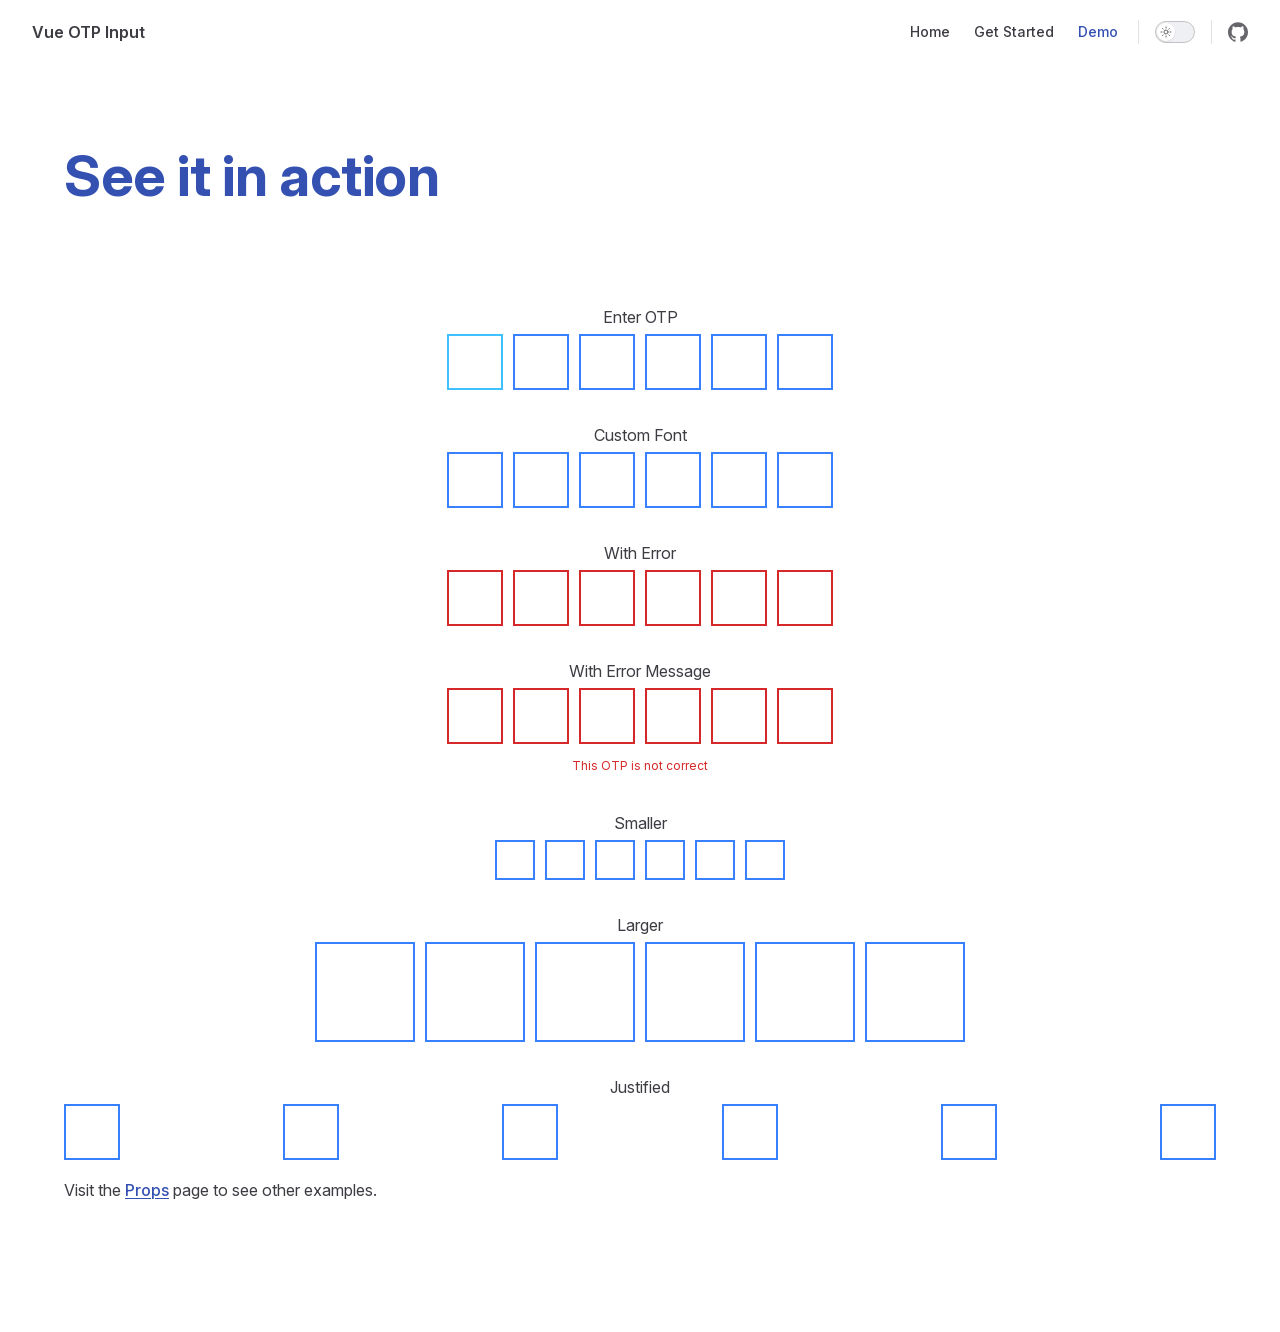
<file: demo.html>
<!DOCTYPE html>
<html lang="en-US" dir="ltr">
  <head>
    <meta charset="utf-8">
    <meta name="viewport" content="width=device-width,initial-scale=1">
    <title>Vue OTP Input</title>
    <meta name="description" content="Vue OTP Input documentation">
    <meta name="generator" content="VitePress v1.3.1">
    <link rel="preload stylesheet" href="/assets/style.BCyq9ZyU.css" as="style">
    
    <script type="module" src="/assets/app.z2IaZFxs.js"></script>
    <link rel="preload" href="/assets/inter-roman-latin.Di8DUHzh.woff2" as="font" type="font/woff2" crossorigin="">
    <link rel="modulepreload" href="/assets/chunks/framework.B2kD9-Le.js">
    <link rel="modulepreload" href="/assets/chunks/theme.Dekq9Kd_.js">
    <link rel="modulepreload" href="/assets/demo.md.-ogQvKpS.lean.js">
    <script id="check-dark-mode">(()=>{const e=localStorage.getItem("vitepress-theme-appearance")||"auto",a=window.matchMedia("(prefers-color-scheme: dark)").matches;(!e||e==="auto"?a:e==="dark")&&document.documentElement.classList.add("dark")})();</script>
    <script id="check-mac-os">document.documentElement.classList.toggle("mac",/Mac|iPhone|iPod|iPad/i.test(navigator.platform));</script>
  </head>
  <body>
    <div id="app"><div class="Layout" data-v-a9a9e638><!--[--><!--]--><!--[--><span tabindex="-1" data-v-c3508ec8></span><a href="#VPContent" class="VPSkipLink visually-hidden" data-v-c3508ec8> Skip to content </a><!--]--><!----><header class="VPNav" data-v-a9a9e638 data-v-f1e365da><div class="VPNavBar home top" data-v-f1e365da data-v-822684d1><div class="wrapper" data-v-822684d1><div class="container" data-v-822684d1><div class="title" data-v-822684d1><div class="VPNavBarTitle" data-v-822684d1 data-v-28a961f9><a class="title" href="/" data-v-28a961f9><!--[--><!--]--><!----><span data-v-28a961f9>Vue OTP Input</span><!--[--><!--]--></a></div></div><div class="content" data-v-822684d1><div class="content-body" data-v-822684d1><!--[--><!--]--><div class="VPNavBarSearch search" data-v-822684d1><!----></div><nav aria-labelledby="main-nav-aria-label" class="VPNavBarMenu menu" data-v-822684d1 data-v-e6d46098><span id="main-nav-aria-label" class="visually-hidden" data-v-e6d46098> Main Navigation </span><!--[--><!--[--><a class="VPLink link VPNavBarMenuLink" href="/" tabindex="0" data-v-e6d46098 data-v-ed5ac1f6><!--[--><span data-v-ed5ac1f6>Home</span><!--]--></a><!--]--><!--[--><a class="VPLink link VPNavBarMenuLink" href="/get-started.html" tabindex="0" data-v-e6d46098 data-v-ed5ac1f6><!--[--><span data-v-ed5ac1f6>Get Started</span><!--]--></a><!--]--><!--[--><a class="VPLink link VPNavBarMenuLink active" href="/demo.html" tabindex="0" data-v-e6d46098 data-v-ed5ac1f6><!--[--><span data-v-ed5ac1f6>Demo</span><!--]--></a><!--]--><!--]--></nav><!----><div class="VPNavBarAppearance appearance" data-v-822684d1 data-v-af096f4a><button class="VPSwitch VPSwitchAppearance" type="button" role="switch" title="Switch to dark theme" aria-checked="false" data-v-af096f4a data-v-e40a8bb6 data-v-4a1c76db><span class="check" data-v-4a1c76db><span class="icon" data-v-4a1c76db><!--[--><span class="vpi-sun sun" data-v-e40a8bb6></span><span class="vpi-moon moon" data-v-e40a8bb6></span><!--]--></span></span></button></div><div class="VPSocialLinks VPNavBarSocialLinks social-links" data-v-822684d1 data-v-164c457f data-v-ee7a9424><!--[--><a class="VPSocialLink no-icon" href="https://github.com/vuejs/vitepress" aria-label="github" target="_blank" rel="noopener" data-v-ee7a9424 data-v-717b8b75><span class="vpi-social-github" /></a><!--]--></div><div class="VPFlyout VPNavBarExtra extra" data-v-822684d1 data-v-925effce data-v-e5380155><button type="button" class="button" aria-haspopup="true" aria-expanded="false" aria-label="extra navigation" data-v-e5380155><span class="vpi-more-horizontal icon" data-v-e5380155></span></button><div class="menu" data-v-e5380155><div class="VPMenu" data-v-e5380155 data-v-7dd3104a><!----><!--[--><!--[--><!----><div class="group" data-v-925effce><div class="item appearance" data-v-925effce><p class="label" data-v-925effce>Appearance</p><div class="appearance-action" data-v-925effce><button class="VPSwitch VPSwitchAppearance" type="button" role="switch" title="Switch to dark theme" aria-checked="false" data-v-925effce data-v-e40a8bb6 data-v-4a1c76db><span class="check" data-v-4a1c76db><span class="icon" data-v-4a1c76db><!--[--><span class="vpi-sun sun" data-v-e40a8bb6></span><span class="vpi-moon moon" data-v-e40a8bb6></span><!--]--></span></span></button></div></div></div><div class="group" data-v-925effce><div class="item social-links" data-v-925effce><div class="VPSocialLinks social-links-list" data-v-925effce data-v-ee7a9424><!--[--><a class="VPSocialLink no-icon" href="https://github.com/vuejs/vitepress" aria-label="github" target="_blank" rel="noopener" data-v-ee7a9424 data-v-717b8b75><span class="vpi-social-github" /></a><!--]--></div></div></div><!--]--><!--]--></div></div></div><!--[--><!--]--><button type="button" class="VPNavBarHamburger hamburger" aria-label="mobile navigation" aria-expanded="false" aria-controls="VPNavScreen" data-v-822684d1 data-v-5dea55bf><span class="container" data-v-5dea55bf><span class="top" data-v-5dea55bf></span><span class="middle" data-v-5dea55bf></span><span class="bottom" data-v-5dea55bf></span></span></button></div></div></div></div><div class="divider" data-v-822684d1><div class="divider-line" data-v-822684d1></div></div></div><!----></header><!----><!----><div class="VPContent is-home" id="VPContent" data-v-a9a9e638 data-v-91765379><div class="VPHome" data-v-91765379 data-v-cbb6ec48><!--[--><!--]--><div class="VPHero VPHomeHero" data-v-cbb6ec48 data-v-955009fc><div class="container" data-v-955009fc><div class="main" data-v-955009fc><!--[--><!--]--><!--[--><h1 class="name" data-v-955009fc><span class="clip" data-v-955009fc>See it in action</span></h1><!----><!----><!--]--><!--[--><!--]--><!----><!--[--><!--]--></div><!----></div></div><!--[--><!--]--><!--[--><!--]--><!----><!--[--><!--]--><div class="vp-doc container" style="" data-v-cbb6ec48 data-v-7a48a447><!--[--><div style="position:relative;" data-v-cbb6ec48><div><div class="_my-md_af7lz_2"><div class="code-input-container" style="--ci-color-primary:#3880ff;--ci-color-secondary:#3dc2ff;"><!--[--><p class="label">Enter OTP</p><!--]--><div class="border-b border-t border-l border-r position-center code-input font-alatsi no-border"><!--[--><!--[--><input type="number" pattern="[0-9]" maxlength="1" class="text-center transition-all border-none rounded-lg outline-none w-14 h-14 focus:outline-none focus:ring-0" style="width:56px;height:56px;" autofocus value=""><!--]--><!--[--><input type="number" pattern="[0-9]" maxlength="1" class="text-center transition-all border-none rounded-lg outline-none w-14 h-14 focus:outline-none focus:ring-0" style="width:56px;height:56px;" value="" readonly><!--]--><!--[--><input type="number" pattern="[0-9]" maxlength="1" class="text-center transition-all border-none rounded-lg outline-none w-14 h-14 focus:outline-none focus:ring-0" style="width:56px;height:56px;" value="" readonly><!--]--><!--[--><input type="number" pattern="[0-9]" maxlength="1" class="text-center transition-all border-none rounded-lg outline-none w-14 h-14 focus:outline-none focus:ring-0" style="width:56px;height:56px;" value="" readonly><!--]--><!--[--><input type="number" pattern="[0-9]" maxlength="1" class="text-center transition-all border-none rounded-lg outline-none w-14 h-14 focus:outline-none focus:ring-0" style="width:56px;height:56px;" value="" readonly><!--]--><!--[--><input type="number" pattern="[0-9]" maxlength="1" class="text-center transition-all border-none rounded-lg outline-none w-14 h-14 focus:outline-none focus:ring-0" style="width:56px;height:56px;" value="" readonly><!--]--><!--]--></div><!----></div></div><div class="_my-md_af7lz_2"><div class="code-input-container" style="--ci-font-family:monospace;--ci-color-primary:#3880ff;--ci-color-secondary:#3dc2ff;"><!--[--><p class="label">Custom Font</p><!--]--><div class="border-b border-t border-l border-r position-center code-input font-alatsi no-border"><!--[--><!--[--><input type="number" pattern="[0-9]" maxlength="1" class="text-center transition-all border-none rounded-lg outline-none w-14 h-14 focus:outline-none focus:ring-0" style="width:56px;height:56px;" autofocus value=""><!--]--><!--[--><input type="number" pattern="[0-9]" maxlength="1" class="text-center transition-all border-none rounded-lg outline-none w-14 h-14 focus:outline-none focus:ring-0" style="width:56px;height:56px;" value="" readonly><!--]--><!--[--><input type="number" pattern="[0-9]" maxlength="1" class="text-center transition-all border-none rounded-lg outline-none w-14 h-14 focus:outline-none focus:ring-0" style="width:56px;height:56px;" value="" readonly><!--]--><!--[--><input type="number" pattern="[0-9]" maxlength="1" class="text-center transition-all border-none rounded-lg outline-none w-14 h-14 focus:outline-none focus:ring-0" style="width:56px;height:56px;" value="" readonly><!--]--><!--[--><input type="number" pattern="[0-9]" maxlength="1" class="text-center transition-all border-none rounded-lg outline-none w-14 h-14 focus:outline-none focus:ring-0" style="width:56px;height:56px;" value="" readonly><!--]--><!--[--><input type="number" pattern="[0-9]" maxlength="1" class="text-center transition-all border-none rounded-lg outline-none w-14 h-14 focus:outline-none focus:ring-0" style="width:56px;height:56px;" value="" readonly><!--]--><!--]--></div><!----></div></div><div class="_my-md_af7lz_2"><div class="code-input-container has-error" style="--ci-color-primary:#3880ff;--ci-color-secondary:#3dc2ff;"><!--[--><p class="label">With Error</p><!--]--><div class="border-b border-t border-l border-r position-center code-input font-alatsi no-border"><!--[--><!--[--><input type="number" pattern="[0-9]" maxlength="1" class="text-center transition-all border-none rounded-lg outline-none w-14 h-14 focus:outline-none focus:ring-0" style="width:56px;height:56px;" autofocus value=""><!--]--><!--[--><input type="number" pattern="[0-9]" maxlength="1" class="text-center transition-all border-none rounded-lg outline-none w-14 h-14 focus:outline-none focus:ring-0" style="width:56px;height:56px;" value="" readonly><!--]--><!--[--><input type="number" pattern="[0-9]" maxlength="1" class="text-center transition-all border-none rounded-lg outline-none w-14 h-14 focus:outline-none focus:ring-0" style="width:56px;height:56px;" value="" readonly><!--]--><!--[--><input type="number" pattern="[0-9]" maxlength="1" class="text-center transition-all border-none rounded-lg outline-none w-14 h-14 focus:outline-none focus:ring-0" style="width:56px;height:56px;" value="" readonly><!--]--><!--[--><input type="number" pattern="[0-9]" maxlength="1" class="text-center transition-all border-none rounded-lg outline-none w-14 h-14 focus:outline-none focus:ring-0" style="width:56px;height:56px;" value="" readonly><!--]--><!--[--><input type="number" pattern="[0-9]" maxlength="1" class="text-center transition-all border-none rounded-lg outline-none w-14 h-14 focus:outline-none focus:ring-0" style="width:56px;height:56px;" value="" readonly><!--]--><!--]--></div><!----></div></div><div class="_my-md_af7lz_2"><div class="code-input-container has-error" style="--ci-color-primary:#3880ff;--ci-color-secondary:#3dc2ff;"><!--[--><p class="label">With Error Message</p><!--]--><div class="border-b border-t border-l border-r position-center code-input font-alatsi no-border"><!--[--><!--[--><input type="number" pattern="[0-9]" maxlength="1" class="text-center transition-all border-none rounded-lg outline-none w-14 h-14 focus:outline-none focus:ring-0" style="width:56px;height:56px;" autofocus value=""><!--]--><!--[--><input type="number" pattern="[0-9]" maxlength="1" class="text-center transition-all border-none rounded-lg outline-none w-14 h-14 focus:outline-none focus:ring-0" style="width:56px;height:56px;" value="" readonly><!--]--><!--[--><input type="number" pattern="[0-9]" maxlength="1" class="text-center transition-all border-none rounded-lg outline-none w-14 h-14 focus:outline-none focus:ring-0" style="width:56px;height:56px;" value="" readonly><!--]--><!--[--><input type="number" pattern="[0-9]" maxlength="1" class="text-center transition-all border-none rounded-lg outline-none w-14 h-14 focus:outline-none focus:ring-0" style="width:56px;height:56px;" value="" readonly><!--]--><!--[--><input type="number" pattern="[0-9]" maxlength="1" class="text-center transition-all border-none rounded-lg outline-none w-14 h-14 focus:outline-none focus:ring-0" style="width:56px;height:56px;" value="" readonly><!--]--><!--[--><input type="number" pattern="[0-9]" maxlength="1" class="text-center transition-all border-none rounded-lg outline-none w-14 h-14 focus:outline-none focus:ring-0" style="width:56px;height:56px;" value="" readonly><!--]--><!--]--></div><div class="text-center error-message">This OTP is not correct</div></div></div><div class="_my-md_af7lz_2"><div class="code-input-container" style="--ci-color-primary:#3880ff;--ci-color-secondary:#3dc2ff;"><!--[--><p class="label">Smaller</p><!--]--><div class="border-b border-t border-l border-r position-center code-input font-alatsi no-border"><!--[--><!--[--><input type="number" pattern="[0-9]" maxlength="1" class="text-center transition-all border-none rounded-lg outline-none w-14 h-14 focus:outline-none focus:ring-0" style="width:40px;height:40px;" autofocus value=""><!--]--><!--[--><input type="number" pattern="[0-9]" maxlength="1" class="text-center transition-all border-none rounded-lg outline-none w-14 h-14 focus:outline-none focus:ring-0" style="width:40px;height:40px;" value="" readonly><!--]--><!--[--><input type="number" pattern="[0-9]" maxlength="1" class="text-center transition-all border-none rounded-lg outline-none w-14 h-14 focus:outline-none focus:ring-0" style="width:40px;height:40px;" value="" readonly><!--]--><!--[--><input type="number" pattern="[0-9]" maxlength="1" class="text-center transition-all border-none rounded-lg outline-none w-14 h-14 focus:outline-none focus:ring-0" style="width:40px;height:40px;" value="" readonly><!--]--><!--[--><input type="number" pattern="[0-9]" maxlength="1" class="text-center transition-all border-none rounded-lg outline-none w-14 h-14 focus:outline-none focus:ring-0" style="width:40px;height:40px;" value="" readonly><!--]--><!--[--><input type="number" pattern="[0-9]" maxlength="1" class="text-center transition-all border-none rounded-lg outline-none w-14 h-14 focus:outline-none focus:ring-0" style="width:40px;height:40px;" value="" readonly><!--]--><!--]--></div><!----></div></div><div class="_my-md_af7lz_2"><div class="code-input-container" style="--ci-color-primary:#3880ff;--ci-color-secondary:#3dc2ff;"><!--[--><p class="label">Larger</p><!--]--><div class="border-b border-t border-l border-r position-center code-input font-alatsi no-border"><!--[--><!--[--><input type="number" pattern="[0-9]" maxlength="1" class="text-center transition-all border-none rounded-lg outline-none w-14 h-14 focus:outline-none focus:ring-0" style="width:100px;height:100px;" autofocus value=""><!--]--><!--[--><input type="number" pattern="[0-9]" maxlength="1" class="text-center transition-all border-none rounded-lg outline-none w-14 h-14 focus:outline-none focus:ring-0" style="width:100px;height:100px;" value="" readonly><!--]--><!--[--><input type="number" pattern="[0-9]" maxlength="1" class="text-center transition-all border-none rounded-lg outline-none w-14 h-14 focus:outline-none focus:ring-0" style="width:100px;height:100px;" value="" readonly><!--]--><!--[--><input type="number" pattern="[0-9]" maxlength="1" class="text-center transition-all border-none rounded-lg outline-none w-14 h-14 focus:outline-none focus:ring-0" style="width:100px;height:100px;" value="" readonly><!--]--><!--[--><input type="number" pattern="[0-9]" maxlength="1" class="text-center transition-all border-none rounded-lg outline-none w-14 h-14 focus:outline-none focus:ring-0" style="width:100px;height:100px;" value="" readonly><!--]--><!--[--><input type="number" pattern="[0-9]" maxlength="1" class="text-center transition-all border-none rounded-lg outline-none w-14 h-14 focus:outline-none focus:ring-0" style="width:100px;height:100px;" value="" readonly><!--]--><!--]--></div><!----></div></div><div class="_my-md_af7lz_2"><div class="code-input-container" style="--ci-color-primary:#3880ff;--ci-color-secondary:#3dc2ff;"><!--[--><p class="label">Justified</p><!--]--><div class="border-b border-t border-l border-r position-justify code-input font-alatsi no-border"><!--[--><!--[--><input type="number" pattern="[0-9]" maxlength="1" class="text-center transition-all border-none rounded-lg outline-none w-14 h-14 focus:outline-none focus:ring-0" style="width:56px;height:56px;" autofocus value=""><!--]--><!--[--><input type="number" pattern="[0-9]" maxlength="1" class="text-center transition-all border-none rounded-lg outline-none w-14 h-14 focus:outline-none focus:ring-0" style="width:56px;height:56px;" value="" readonly><!--]--><!--[--><input type="number" pattern="[0-9]" maxlength="1" class="text-center transition-all border-none rounded-lg outline-none w-14 h-14 focus:outline-none focus:ring-0" style="width:56px;height:56px;" value="" readonly><!--]--><!--[--><input type="number" pattern="[0-9]" maxlength="1" class="text-center transition-all border-none rounded-lg outline-none w-14 h-14 focus:outline-none focus:ring-0" style="width:56px;height:56px;" value="" readonly><!--]--><!--[--><input type="number" pattern="[0-9]" maxlength="1" class="text-center transition-all border-none rounded-lg outline-none w-14 h-14 focus:outline-none focus:ring-0" style="width:56px;height:56px;" value="" readonly><!--]--><!--[--><input type="number" pattern="[0-9]" maxlength="1" class="text-center transition-all border-none rounded-lg outline-none w-14 h-14 focus:outline-none focus:ring-0" style="width:56px;height:56px;" value="" readonly><!--]--><!--]--></div><!----></div></div><p>Visit the <a href="/props.html">Props</a> page to see other examples.</p></div></div><!--]--></div></div></div><!----><!--[--><!--]--></div></div>
    <script>window.__VP_HASH_MAP__=JSON.parse("{\"demo.md\":\"-ogQvKpS\",\"events.md\":\"CEkqGiRV\",\"get-started.md\":\"BQO9Jv8N\",\"index.md\":\"CPYy5-li\",\"props.md\":\"BydSg6Zz\"}");window.__VP_SITE_DATA__=JSON.parse("{\"lang\":\"en-US\",\"dir\":\"ltr\",\"title\":\"Vue OTP Input\",\"description\":\"Vue OTP Input documentation\",\"base\":\"/\",\"head\":[],\"router\":{\"prefetchLinks\":true},\"appearance\":true,\"themeConfig\":{\"nav\":[{\"text\":\"Home\",\"link\":\"/\"},{\"text\":\"Get Started\",\"link\":\"/get-started\"},{\"text\":\"Demo\",\"link\":\"/demo\"}],\"sidebar\":[{\"text\":\"Documentation\",\"items\":[{\"text\":\"Props\",\"link\":\"/props\"},{\"text\":\"Events\",\"link\":\"/events\"}]}],\"socialLinks\":[{\"icon\":\"github\",\"link\":\"https://github.com/vuejs/vitepress\"}]},\"locales\":{},\"scrollOffset\":134,\"cleanUrls\":false}");</script>
    
  </body>
</html>
</file>
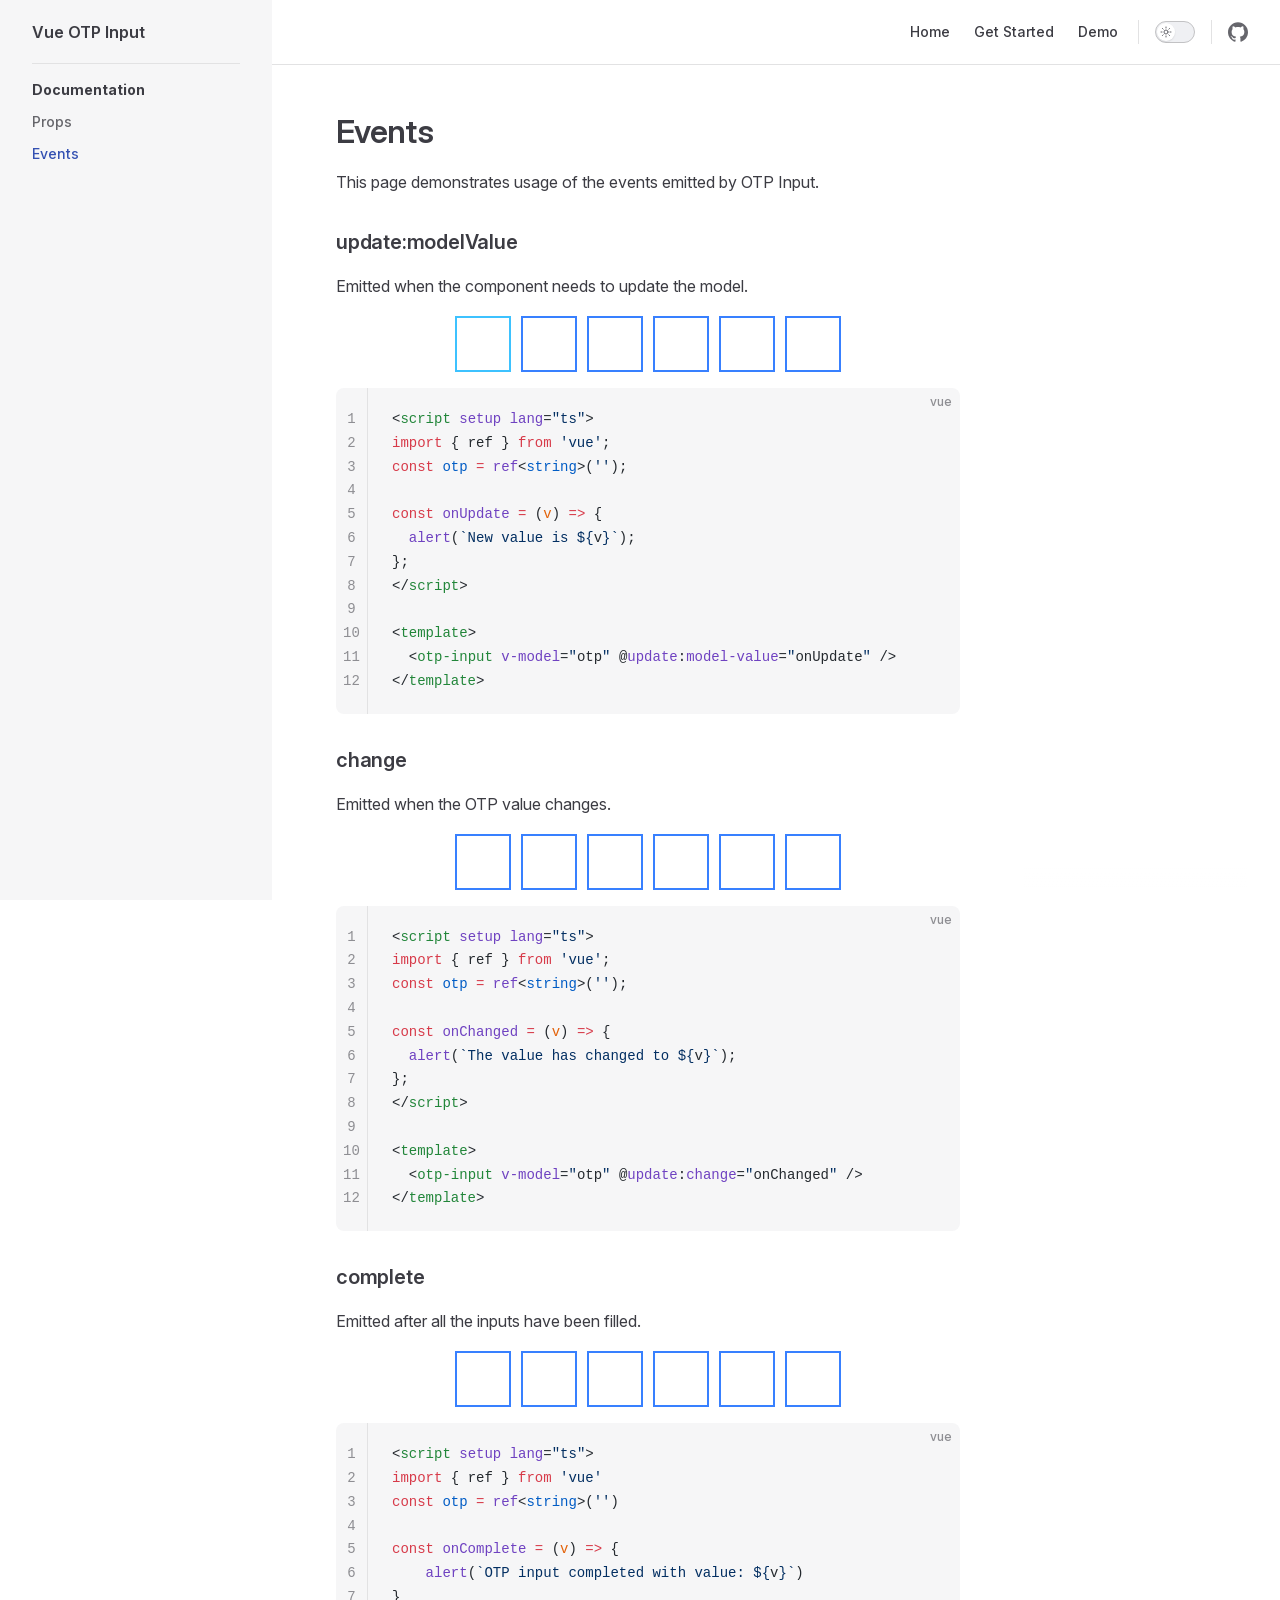
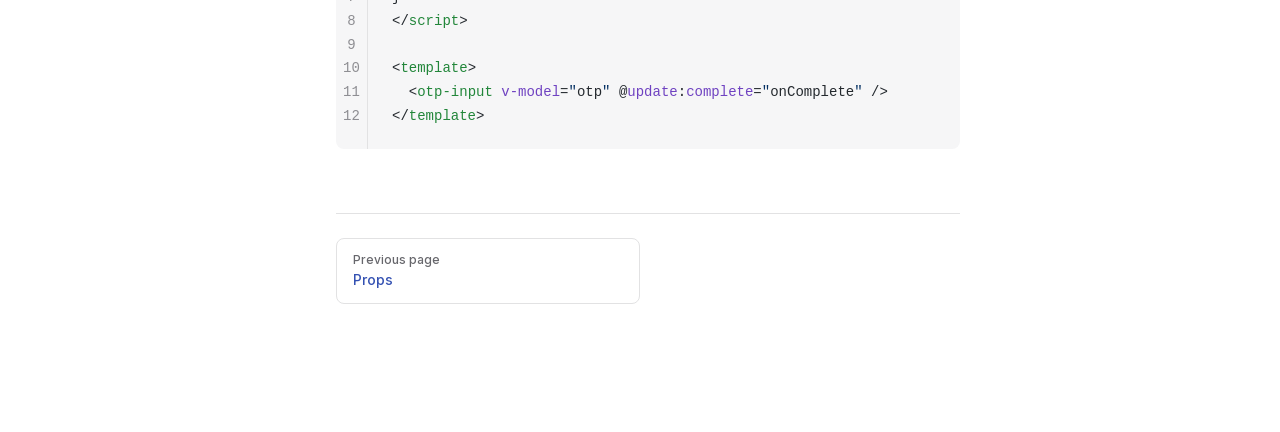
<file: events.html>
<!DOCTYPE html>
<html lang="en-US" dir="ltr">
  <head>
    <meta charset="utf-8">
    <meta name="viewport" content="width=device-width,initial-scale=1">
    <title>Events | Vue OTP Input</title>
    <meta name="description" content="Vue OTP Input documentation">
    <meta name="generator" content="VitePress v1.3.1">
    <link rel="preload stylesheet" href="/assets/style.BCyq9ZyU.css" as="style">
    
    <script type="module" src="/assets/app.z2IaZFxs.js"></script>
    <link rel="preload" href="/assets/inter-roman-latin.Di8DUHzh.woff2" as="font" type="font/woff2" crossorigin="">
    <link rel="modulepreload" href="/assets/chunks/framework.B2kD9-Le.js">
    <link rel="modulepreload" href="/assets/chunks/theme.Dekq9Kd_.js">
    <link rel="modulepreload" href="/assets/events.md.CEkqGiRV.lean.js">
    <script id="check-dark-mode">(()=>{const e=localStorage.getItem("vitepress-theme-appearance")||"auto",a=window.matchMedia("(prefers-color-scheme: dark)").matches;(!e||e==="auto"?a:e==="dark")&&document.documentElement.classList.add("dark")})();</script>
    <script id="check-mac-os">document.documentElement.classList.toggle("mac",/Mac|iPhone|iPod|iPad/i.test(navigator.platform));</script>
  </head>
  <body>
    <div id="app"><div class="Layout" data-v-a9a9e638><!--[--><!--]--><!--[--><span tabindex="-1" data-v-c3508ec8></span><a href="#VPContent" class="VPSkipLink visually-hidden" data-v-c3508ec8> Skip to content </a><!--]--><!----><header class="VPNav" data-v-a9a9e638 data-v-f1e365da><div class="VPNavBar has-sidebar top" data-v-f1e365da data-v-822684d1><div class="wrapper" data-v-822684d1><div class="container" data-v-822684d1><div class="title" data-v-822684d1><div class="VPNavBarTitle has-sidebar" data-v-822684d1 data-v-28a961f9><a class="title" href="/" data-v-28a961f9><!--[--><!--]--><!----><span data-v-28a961f9>Vue OTP Input</span><!--[--><!--]--></a></div></div><div class="content" data-v-822684d1><div class="content-body" data-v-822684d1><!--[--><!--]--><div class="VPNavBarSearch search" data-v-822684d1><!----></div><nav aria-labelledby="main-nav-aria-label" class="VPNavBarMenu menu" data-v-822684d1 data-v-e6d46098><span id="main-nav-aria-label" class="visually-hidden" data-v-e6d46098> Main Navigation </span><!--[--><!--[--><a class="VPLink link VPNavBarMenuLink" href="/" tabindex="0" data-v-e6d46098 data-v-ed5ac1f6><!--[--><span data-v-ed5ac1f6>Home</span><!--]--></a><!--]--><!--[--><a class="VPLink link VPNavBarMenuLink" href="/get-started.html" tabindex="0" data-v-e6d46098 data-v-ed5ac1f6><!--[--><span data-v-ed5ac1f6>Get Started</span><!--]--></a><!--]--><!--[--><a class="VPLink link VPNavBarMenuLink" href="/demo.html" tabindex="0" data-v-e6d46098 data-v-ed5ac1f6><!--[--><span data-v-ed5ac1f6>Demo</span><!--]--></a><!--]--><!--]--></nav><!----><div class="VPNavBarAppearance appearance" data-v-822684d1 data-v-af096f4a><button class="VPSwitch VPSwitchAppearance" type="button" role="switch" title="Switch to dark theme" aria-checked="false" data-v-af096f4a data-v-e40a8bb6 data-v-4a1c76db><span class="check" data-v-4a1c76db><span class="icon" data-v-4a1c76db><!--[--><span class="vpi-sun sun" data-v-e40a8bb6></span><span class="vpi-moon moon" data-v-e40a8bb6></span><!--]--></span></span></button></div><div class="VPSocialLinks VPNavBarSocialLinks social-links" data-v-822684d1 data-v-164c457f data-v-ee7a9424><!--[--><a class="VPSocialLink no-icon" href="https://github.com/vuejs/vitepress" aria-label="github" target="_blank" rel="noopener" data-v-ee7a9424 data-v-717b8b75><span class="vpi-social-github" /></a><!--]--></div><div class="VPFlyout VPNavBarExtra extra" data-v-822684d1 data-v-925effce data-v-e5380155><button type="button" class="button" aria-haspopup="true" aria-expanded="false" aria-label="extra navigation" data-v-e5380155><span class="vpi-more-horizontal icon" data-v-e5380155></span></button><div class="menu" data-v-e5380155><div class="VPMenu" data-v-e5380155 data-v-7dd3104a><!----><!--[--><!--[--><!----><div class="group" data-v-925effce><div class="item appearance" data-v-925effce><p class="label" data-v-925effce>Appearance</p><div class="appearance-action" data-v-925effce><button class="VPSwitch VPSwitchAppearance" type="button" role="switch" title="Switch to dark theme" aria-checked="false" data-v-925effce data-v-e40a8bb6 data-v-4a1c76db><span class="check" data-v-4a1c76db><span class="icon" data-v-4a1c76db><!--[--><span class="vpi-sun sun" data-v-e40a8bb6></span><span class="vpi-moon moon" data-v-e40a8bb6></span><!--]--></span></span></button></div></div></div><div class="group" data-v-925effce><div class="item social-links" data-v-925effce><div class="VPSocialLinks social-links-list" data-v-925effce data-v-ee7a9424><!--[--><a class="VPSocialLink no-icon" href="https://github.com/vuejs/vitepress" aria-label="github" target="_blank" rel="noopener" data-v-ee7a9424 data-v-717b8b75><span class="vpi-social-github" /></a><!--]--></div></div></div><!--]--><!--]--></div></div></div><!--[--><!--]--><button type="button" class="VPNavBarHamburger hamburger" aria-label="mobile navigation" aria-expanded="false" aria-controls="VPNavScreen" data-v-822684d1 data-v-5dea55bf><span class="container" data-v-5dea55bf><span class="top" data-v-5dea55bf></span><span class="middle" data-v-5dea55bf></span><span class="bottom" data-v-5dea55bf></span></span></button></div></div></div></div><div class="divider" data-v-822684d1><div class="divider-line" data-v-822684d1></div></div></div><!----></header><div class="VPLocalNav has-sidebar empty" data-v-a9a9e638 data-v-070ab83d><div class="container" data-v-070ab83d><button class="menu" aria-expanded="false" aria-controls="VPSidebarNav" data-v-070ab83d><span class="vpi-align-left menu-icon" data-v-070ab83d></span><span class="menu-text" data-v-070ab83d>Menu</span></button><div class="VPLocalNavOutlineDropdown" style="--vp-vh:0px;" data-v-070ab83d data-v-bc9dc845><button data-v-bc9dc845>Return to top</button><!----></div></div></div><aside class="VPSidebar" data-v-a9a9e638 data-v-18756405><div class="curtain" data-v-18756405></div><nav class="nav" id="VPSidebarNav" aria-labelledby="sidebar-aria-label" tabindex="-1" data-v-18756405><span class="visually-hidden" id="sidebar-aria-label" data-v-18756405> Sidebar Navigation </span><!--[--><!--]--><!--[--><div class="no-transition group" data-v-9e426adc><section class="VPSidebarItem level-0 has-active" data-v-9e426adc data-v-196b2e5f><div class="item" role="button" tabindex="0" data-v-196b2e5f><div class="indicator" data-v-196b2e5f></div><h2 class="text" data-v-196b2e5f>Documentation</h2><!----></div><div class="items" data-v-196b2e5f><!--[--><div class="VPSidebarItem level-1 is-link" data-v-196b2e5f data-v-196b2e5f><div class="item" data-v-196b2e5f><div class="indicator" data-v-196b2e5f></div><a class="VPLink link link" href="/props.html" data-v-196b2e5f><!--[--><p class="text" data-v-196b2e5f>Props</p><!--]--></a><!----></div><!----></div><div class="VPSidebarItem level-1 is-link" data-v-196b2e5f data-v-196b2e5f><div class="item" data-v-196b2e5f><div class="indicator" data-v-196b2e5f></div><a class="VPLink link link" href="/events.html" data-v-196b2e5f><!--[--><p class="text" data-v-196b2e5f>Events</p><!--]--></a><!----></div><!----></div><!--]--></div></section></div><!--]--><!--[--><!--]--></nav></aside><div class="VPContent has-sidebar" id="VPContent" data-v-a9a9e638 data-v-91765379><div class="VPDoc has-sidebar has-aside" data-v-91765379 data-v-83890dd9><!--[--><!--]--><div class="container" data-v-83890dd9><div class="aside" data-v-83890dd9><div class="aside-curtain" data-v-83890dd9></div><div class="aside-container" data-v-83890dd9><div class="aside-content" data-v-83890dd9><div class="VPDocAside" data-v-83890dd9 data-v-6d7b3c46><!--[--><!--]--><!--[--><!--]--><nav aria-labelledby="doc-outline-aria-label" class="VPDocAsideOutline" data-v-6d7b3c46 data-v-b38bf2ff><div class="content" data-v-b38bf2ff><div class="outline-marker" data-v-b38bf2ff></div><div aria-level="2" class="outline-title" id="doc-outline-aria-label" role="heading" data-v-b38bf2ff>On this page</div><ul class="VPDocOutlineItem root" data-v-b38bf2ff data-v-3f927ebe><!--[--><!--]--></ul></div></nav><!--[--><!--]--><div class="spacer" data-v-6d7b3c46></div><!--[--><!--]--><!----><!--[--><!--]--><!--[--><!--]--></div></div></div></div><div class="content" data-v-83890dd9><div class="content-container" data-v-83890dd9><!--[--><!--]--><main class="main" data-v-83890dd9><div style="position:relative;" class="vp-doc _events" data-v-83890dd9><div><h1 id="events" tabindex="-1">Events <a class="header-anchor" href="#events" aria-label="Permalink to &quot;Events&quot;">​</a></h1><p>This page demonstrates usage of the events emitted by OTP Input.</p><h3 id="update-modelvalue" tabindex="-1">update:modelValue <a class="header-anchor" href="#update-modelvalue" aria-label="Permalink to &quot;update:modelValue&quot;">​</a></h3><p>Emitted when the component needs to update the model.</p><div class="code-input-container" style="--ci-color-primary:#3880ff;--ci-color-secondary:#3dc2ff;"><!--[--><!----><!--]--><div class="border-b border-t border-l border-r position-center code-input font-alatsi no-border"><!--[--><!--[--><input type="number" pattern="[0-9]" maxlength="1" class="text-center transition-all border-none rounded-lg outline-none w-14 h-14 focus:outline-none focus:ring-0" style="width:56px;height:56px;" autofocus value=""><!--]--><!--[--><input type="number" pattern="[0-9]" maxlength="1" class="text-center transition-all border-none rounded-lg outline-none w-14 h-14 focus:outline-none focus:ring-0" style="width:56px;height:56px;" value="" readonly><!--]--><!--[--><input type="number" pattern="[0-9]" maxlength="1" class="text-center transition-all border-none rounded-lg outline-none w-14 h-14 focus:outline-none focus:ring-0" style="width:56px;height:56px;" value="" readonly><!--]--><!--[--><input type="number" pattern="[0-9]" maxlength="1" class="text-center transition-all border-none rounded-lg outline-none w-14 h-14 focus:outline-none focus:ring-0" style="width:56px;height:56px;" value="" readonly><!--]--><!--[--><input type="number" pattern="[0-9]" maxlength="1" class="text-center transition-all border-none rounded-lg outline-none w-14 h-14 focus:outline-none focus:ring-0" style="width:56px;height:56px;" value="" readonly><!--]--><!--[--><input type="number" pattern="[0-9]" maxlength="1" class="text-center transition-all border-none rounded-lg outline-none w-14 h-14 focus:outline-none focus:ring-0" style="width:56px;height:56px;" value="" readonly><!--]--><!--]--></div><!----></div><div class="language-vue vp-adaptive-theme line-numbers-mode"><button title="Copy Code" class="copy"></button><span class="lang">vue</span><pre class="shiki shiki-themes github-light github-dark vp-code" tabindex="0"><code><span class="line"><span style="--shiki-light:#24292E;--shiki-dark:#E1E4E8;">&lt;</span><span style="--shiki-light:#22863A;--shiki-dark:#85E89D;">script</span><span style="--shiki-light:#6F42C1;--shiki-dark:#B392F0;"> setup</span><span style="--shiki-light:#6F42C1;--shiki-dark:#B392F0;"> lang</span><span style="--shiki-light:#24292E;--shiki-dark:#E1E4E8;">=</span><span style="--shiki-light:#032F62;--shiki-dark:#9ECBFF;">&quot;ts&quot;</span><span style="--shiki-light:#24292E;--shiki-dark:#E1E4E8;">&gt;</span></span>
<span class="line"><span style="--shiki-light:#D73A49;--shiki-dark:#F97583;">import</span><span style="--shiki-light:#24292E;--shiki-dark:#E1E4E8;"> { ref } </span><span style="--shiki-light:#D73A49;--shiki-dark:#F97583;">from</span><span style="--shiki-light:#032F62;--shiki-dark:#9ECBFF;"> &#39;vue&#39;</span><span style="--shiki-light:#24292E;--shiki-dark:#E1E4E8;">;</span></span>
<span class="line"><span style="--shiki-light:#D73A49;--shiki-dark:#F97583;">const</span><span style="--shiki-light:#005CC5;--shiki-dark:#79B8FF;"> otp</span><span style="--shiki-light:#D73A49;--shiki-dark:#F97583;"> =</span><span style="--shiki-light:#6F42C1;--shiki-dark:#B392F0;"> ref</span><span style="--shiki-light:#24292E;--shiki-dark:#E1E4E8;">&lt;</span><span style="--shiki-light:#005CC5;--shiki-dark:#79B8FF;">string</span><span style="--shiki-light:#24292E;--shiki-dark:#E1E4E8;">&gt;(</span><span style="--shiki-light:#032F62;--shiki-dark:#9ECBFF;">&#39;&#39;</span><span style="--shiki-light:#24292E;--shiki-dark:#E1E4E8;">);</span></span>
<span class="line"></span>
<span class="line"><span style="--shiki-light:#D73A49;--shiki-dark:#F97583;">const</span><span style="--shiki-light:#6F42C1;--shiki-dark:#B392F0;"> onUpdate</span><span style="--shiki-light:#D73A49;--shiki-dark:#F97583;"> =</span><span style="--shiki-light:#24292E;--shiki-dark:#E1E4E8;"> (</span><span style="--shiki-light:#E36209;--shiki-dark:#FFAB70;">v</span><span style="--shiki-light:#24292E;--shiki-dark:#E1E4E8;">) </span><span style="--shiki-light:#D73A49;--shiki-dark:#F97583;">=&gt;</span><span style="--shiki-light:#24292E;--shiki-dark:#E1E4E8;"> {</span></span>
<span class="line"><span style="--shiki-light:#6F42C1;--shiki-dark:#B392F0;">  alert</span><span style="--shiki-light:#24292E;--shiki-dark:#E1E4E8;">(</span><span style="--shiki-light:#032F62;--shiki-dark:#9ECBFF;">`New value is ${</span><span style="--shiki-light:#24292E;--shiki-dark:#E1E4E8;">v</span><span style="--shiki-light:#032F62;--shiki-dark:#9ECBFF;">}`</span><span style="--shiki-light:#24292E;--shiki-dark:#E1E4E8;">);</span></span>
<span class="line"><span style="--shiki-light:#24292E;--shiki-dark:#E1E4E8;">};</span></span>
<span class="line"><span style="--shiki-light:#24292E;--shiki-dark:#E1E4E8;">&lt;/</span><span style="--shiki-light:#22863A;--shiki-dark:#85E89D;">script</span><span style="--shiki-light:#24292E;--shiki-dark:#E1E4E8;">&gt;</span></span>
<span class="line"></span>
<span class="line"><span style="--shiki-light:#24292E;--shiki-dark:#E1E4E8;">&lt;</span><span style="--shiki-light:#22863A;--shiki-dark:#85E89D;">template</span><span style="--shiki-light:#24292E;--shiki-dark:#E1E4E8;">&gt;</span></span>
<span class="line"><span style="--shiki-light:#24292E;--shiki-dark:#E1E4E8;">  &lt;</span><span style="--shiki-light:#22863A;--shiki-dark:#85E89D;">otp-input</span><span style="--shiki-light:#6F42C1;--shiki-dark:#B392F0;"> v-model</span><span style="--shiki-light:#24292E;--shiki-dark:#E1E4E8;">=</span><span style="--shiki-light:#032F62;--shiki-dark:#9ECBFF;">&quot;</span><span style="--shiki-light:#24292E;--shiki-dark:#E1E4E8;">otp</span><span style="--shiki-light:#032F62;--shiki-dark:#9ECBFF;">&quot;</span><span style="--shiki-light:#24292E;--shiki-dark:#E1E4E8;"> @</span><span style="--shiki-light:#6F42C1;--shiki-dark:#B392F0;">update</span><span style="--shiki-light:#24292E;--shiki-dark:#E1E4E8;">:</span><span style="--shiki-light:#6F42C1;--shiki-dark:#B392F0;">model-value</span><span style="--shiki-light:#24292E;--shiki-dark:#E1E4E8;">=</span><span style="--shiki-light:#032F62;--shiki-dark:#9ECBFF;">&quot;</span><span style="--shiki-light:#24292E;--shiki-dark:#E1E4E8;">onUpdate</span><span style="--shiki-light:#032F62;--shiki-dark:#9ECBFF;">&quot;</span><span style="--shiki-light:#24292E;--shiki-dark:#E1E4E8;"> /&gt;</span></span>
<span class="line"><span style="--shiki-light:#24292E;--shiki-dark:#E1E4E8;">&lt;/</span><span style="--shiki-light:#22863A;--shiki-dark:#85E89D;">template</span><span style="--shiki-light:#24292E;--shiki-dark:#E1E4E8;">&gt;</span></span></code></pre><div class="line-numbers-wrapper" aria-hidden="true"><span class="line-number">1</span><br><span class="line-number">2</span><br><span class="line-number">3</span><br><span class="line-number">4</span><br><span class="line-number">5</span><br><span class="line-number">6</span><br><span class="line-number">7</span><br><span class="line-number">8</span><br><span class="line-number">9</span><br><span class="line-number">10</span><br><span class="line-number">11</span><br><span class="line-number">12</span><br></div></div><h3 id="change" tabindex="-1">change <a class="header-anchor" href="#change" aria-label="Permalink to &quot;change&quot;">​</a></h3><p>Emitted when the OTP value changes.</p><div class="code-input-container" style="--ci-color-primary:#3880ff;--ci-color-secondary:#3dc2ff;"><!--[--><!----><!--]--><div class="border-b border-t border-l border-r position-center code-input font-alatsi no-border"><!--[--><!--[--><input type="number" pattern="[0-9]" maxlength="1" class="text-center transition-all border-none rounded-lg outline-none w-14 h-14 focus:outline-none focus:ring-0" style="width:56px;height:56px;" autofocus value=""><!--]--><!--[--><input type="number" pattern="[0-9]" maxlength="1" class="text-center transition-all border-none rounded-lg outline-none w-14 h-14 focus:outline-none focus:ring-0" style="width:56px;height:56px;" value="" readonly><!--]--><!--[--><input type="number" pattern="[0-9]" maxlength="1" class="text-center transition-all border-none rounded-lg outline-none w-14 h-14 focus:outline-none focus:ring-0" style="width:56px;height:56px;" value="" readonly><!--]--><!--[--><input type="number" pattern="[0-9]" maxlength="1" class="text-center transition-all border-none rounded-lg outline-none w-14 h-14 focus:outline-none focus:ring-0" style="width:56px;height:56px;" value="" readonly><!--]--><!--[--><input type="number" pattern="[0-9]" maxlength="1" class="text-center transition-all border-none rounded-lg outline-none w-14 h-14 focus:outline-none focus:ring-0" style="width:56px;height:56px;" value="" readonly><!--]--><!--[--><input type="number" pattern="[0-9]" maxlength="1" class="text-center transition-all border-none rounded-lg outline-none w-14 h-14 focus:outline-none focus:ring-0" style="width:56px;height:56px;" value="" readonly><!--]--><!--]--></div><!----></div><div class="language-vue vp-adaptive-theme line-numbers-mode"><button title="Copy Code" class="copy"></button><span class="lang">vue</span><pre class="shiki shiki-themes github-light github-dark vp-code" tabindex="0"><code><span class="line"><span style="--shiki-light:#24292E;--shiki-dark:#E1E4E8;">&lt;</span><span style="--shiki-light:#22863A;--shiki-dark:#85E89D;">script</span><span style="--shiki-light:#6F42C1;--shiki-dark:#B392F0;"> setup</span><span style="--shiki-light:#6F42C1;--shiki-dark:#B392F0;"> lang</span><span style="--shiki-light:#24292E;--shiki-dark:#E1E4E8;">=</span><span style="--shiki-light:#032F62;--shiki-dark:#9ECBFF;">&quot;ts&quot;</span><span style="--shiki-light:#24292E;--shiki-dark:#E1E4E8;">&gt;</span></span>
<span class="line"><span style="--shiki-light:#D73A49;--shiki-dark:#F97583;">import</span><span style="--shiki-light:#24292E;--shiki-dark:#E1E4E8;"> { ref } </span><span style="--shiki-light:#D73A49;--shiki-dark:#F97583;">from</span><span style="--shiki-light:#032F62;--shiki-dark:#9ECBFF;"> &#39;vue&#39;</span><span style="--shiki-light:#24292E;--shiki-dark:#E1E4E8;">;</span></span>
<span class="line"><span style="--shiki-light:#D73A49;--shiki-dark:#F97583;">const</span><span style="--shiki-light:#005CC5;--shiki-dark:#79B8FF;"> otp</span><span style="--shiki-light:#D73A49;--shiki-dark:#F97583;"> =</span><span style="--shiki-light:#6F42C1;--shiki-dark:#B392F0;"> ref</span><span style="--shiki-light:#24292E;--shiki-dark:#E1E4E8;">&lt;</span><span style="--shiki-light:#005CC5;--shiki-dark:#79B8FF;">string</span><span style="--shiki-light:#24292E;--shiki-dark:#E1E4E8;">&gt;(</span><span style="--shiki-light:#032F62;--shiki-dark:#9ECBFF;">&#39;&#39;</span><span style="--shiki-light:#24292E;--shiki-dark:#E1E4E8;">);</span></span>
<span class="line"></span>
<span class="line"><span style="--shiki-light:#D73A49;--shiki-dark:#F97583;">const</span><span style="--shiki-light:#6F42C1;--shiki-dark:#B392F0;"> onChanged</span><span style="--shiki-light:#D73A49;--shiki-dark:#F97583;"> =</span><span style="--shiki-light:#24292E;--shiki-dark:#E1E4E8;"> (</span><span style="--shiki-light:#E36209;--shiki-dark:#FFAB70;">v</span><span style="--shiki-light:#24292E;--shiki-dark:#E1E4E8;">) </span><span style="--shiki-light:#D73A49;--shiki-dark:#F97583;">=&gt;</span><span style="--shiki-light:#24292E;--shiki-dark:#E1E4E8;"> {</span></span>
<span class="line"><span style="--shiki-light:#6F42C1;--shiki-dark:#B392F0;">  alert</span><span style="--shiki-light:#24292E;--shiki-dark:#E1E4E8;">(</span><span style="--shiki-light:#032F62;--shiki-dark:#9ECBFF;">`The value has changed to ${</span><span style="--shiki-light:#24292E;--shiki-dark:#E1E4E8;">v</span><span style="--shiki-light:#032F62;--shiki-dark:#9ECBFF;">}`</span><span style="--shiki-light:#24292E;--shiki-dark:#E1E4E8;">);</span></span>
<span class="line"><span style="--shiki-light:#24292E;--shiki-dark:#E1E4E8;">};</span></span>
<span class="line"><span style="--shiki-light:#24292E;--shiki-dark:#E1E4E8;">&lt;/</span><span style="--shiki-light:#22863A;--shiki-dark:#85E89D;">script</span><span style="--shiki-light:#24292E;--shiki-dark:#E1E4E8;">&gt;</span></span>
<span class="line"></span>
<span class="line"><span style="--shiki-light:#24292E;--shiki-dark:#E1E4E8;">&lt;</span><span style="--shiki-light:#22863A;--shiki-dark:#85E89D;">template</span><span style="--shiki-light:#24292E;--shiki-dark:#E1E4E8;">&gt;</span></span>
<span class="line"><span style="--shiki-light:#24292E;--shiki-dark:#E1E4E8;">  &lt;</span><span style="--shiki-light:#22863A;--shiki-dark:#85E89D;">otp-input</span><span style="--shiki-light:#6F42C1;--shiki-dark:#B392F0;"> v-model</span><span style="--shiki-light:#24292E;--shiki-dark:#E1E4E8;">=</span><span style="--shiki-light:#032F62;--shiki-dark:#9ECBFF;">&quot;</span><span style="--shiki-light:#24292E;--shiki-dark:#E1E4E8;">otp</span><span style="--shiki-light:#032F62;--shiki-dark:#9ECBFF;">&quot;</span><span style="--shiki-light:#24292E;--shiki-dark:#E1E4E8;"> @</span><span style="--shiki-light:#6F42C1;--shiki-dark:#B392F0;">update</span><span style="--shiki-light:#24292E;--shiki-dark:#E1E4E8;">:</span><span style="--shiki-light:#6F42C1;--shiki-dark:#B392F0;">change</span><span style="--shiki-light:#24292E;--shiki-dark:#E1E4E8;">=</span><span style="--shiki-light:#032F62;--shiki-dark:#9ECBFF;">&quot;</span><span style="--shiki-light:#24292E;--shiki-dark:#E1E4E8;">onChanged</span><span style="--shiki-light:#032F62;--shiki-dark:#9ECBFF;">&quot;</span><span style="--shiki-light:#24292E;--shiki-dark:#E1E4E8;"> /&gt;</span></span>
<span class="line"><span style="--shiki-light:#24292E;--shiki-dark:#E1E4E8;">&lt;/</span><span style="--shiki-light:#22863A;--shiki-dark:#85E89D;">template</span><span style="--shiki-light:#24292E;--shiki-dark:#E1E4E8;">&gt;</span></span></code></pre><div class="line-numbers-wrapper" aria-hidden="true"><span class="line-number">1</span><br><span class="line-number">2</span><br><span class="line-number">3</span><br><span class="line-number">4</span><br><span class="line-number">5</span><br><span class="line-number">6</span><br><span class="line-number">7</span><br><span class="line-number">8</span><br><span class="line-number">9</span><br><span class="line-number">10</span><br><span class="line-number">11</span><br><span class="line-number">12</span><br></div></div><h3 id="complete" tabindex="-1">complete <a class="header-anchor" href="#complete" aria-label="Permalink to &quot;complete&quot;">​</a></h3><p>Emitted after all the inputs have been filled.</p><div class="code-input-container" style="--ci-color-primary:#3880ff;--ci-color-secondary:#3dc2ff;"><!--[--><!----><!--]--><div class="border-b border-t border-l border-r position-center code-input font-alatsi no-border"><!--[--><!--[--><input type="number" pattern="[0-9]" maxlength="1" class="text-center transition-all border-none rounded-lg outline-none w-14 h-14 focus:outline-none focus:ring-0" style="width:56px;height:56px;" autofocus value=""><!--]--><!--[--><input type="number" pattern="[0-9]" maxlength="1" class="text-center transition-all border-none rounded-lg outline-none w-14 h-14 focus:outline-none focus:ring-0" style="width:56px;height:56px;" value="" readonly><!--]--><!--[--><input type="number" pattern="[0-9]" maxlength="1" class="text-center transition-all border-none rounded-lg outline-none w-14 h-14 focus:outline-none focus:ring-0" style="width:56px;height:56px;" value="" readonly><!--]--><!--[--><input type="number" pattern="[0-9]" maxlength="1" class="text-center transition-all border-none rounded-lg outline-none w-14 h-14 focus:outline-none focus:ring-0" style="width:56px;height:56px;" value="" readonly><!--]--><!--[--><input type="number" pattern="[0-9]" maxlength="1" class="text-center transition-all border-none rounded-lg outline-none w-14 h-14 focus:outline-none focus:ring-0" style="width:56px;height:56px;" value="" readonly><!--]--><!--[--><input type="number" pattern="[0-9]" maxlength="1" class="text-center transition-all border-none rounded-lg outline-none w-14 h-14 focus:outline-none focus:ring-0" style="width:56px;height:56px;" value="" readonly><!--]--><!--]--></div><!----></div><div class="language-vue vp-adaptive-theme line-numbers-mode"><button title="Copy Code" class="copy"></button><span class="lang">vue</span><pre class="shiki shiki-themes github-light github-dark vp-code" tabindex="0"><code><span class="line"><span style="--shiki-light:#24292E;--shiki-dark:#E1E4E8;">&lt;</span><span style="--shiki-light:#22863A;--shiki-dark:#85E89D;">script</span><span style="--shiki-light:#6F42C1;--shiki-dark:#B392F0;"> setup</span><span style="--shiki-light:#6F42C1;--shiki-dark:#B392F0;"> lang</span><span style="--shiki-light:#24292E;--shiki-dark:#E1E4E8;">=</span><span style="--shiki-light:#032F62;--shiki-dark:#9ECBFF;">&quot;ts&quot;</span><span style="--shiki-light:#24292E;--shiki-dark:#E1E4E8;">&gt;</span></span>
<span class="line"><span style="--shiki-light:#D73A49;--shiki-dark:#F97583;">import</span><span style="--shiki-light:#24292E;--shiki-dark:#E1E4E8;"> { ref } </span><span style="--shiki-light:#D73A49;--shiki-dark:#F97583;">from</span><span style="--shiki-light:#032F62;--shiki-dark:#9ECBFF;"> &#39;vue&#39;</span></span>
<span class="line"><span style="--shiki-light:#D73A49;--shiki-dark:#F97583;">const</span><span style="--shiki-light:#005CC5;--shiki-dark:#79B8FF;"> otp</span><span style="--shiki-light:#D73A49;--shiki-dark:#F97583;"> =</span><span style="--shiki-light:#6F42C1;--shiki-dark:#B392F0;"> ref</span><span style="--shiki-light:#24292E;--shiki-dark:#E1E4E8;">&lt;</span><span style="--shiki-light:#005CC5;--shiki-dark:#79B8FF;">string</span><span style="--shiki-light:#24292E;--shiki-dark:#E1E4E8;">&gt;(</span><span style="--shiki-light:#032F62;--shiki-dark:#9ECBFF;">&#39;&#39;</span><span style="--shiki-light:#24292E;--shiki-dark:#E1E4E8;">)</span></span>
<span class="line"></span>
<span class="line"><span style="--shiki-light:#D73A49;--shiki-dark:#F97583;">const</span><span style="--shiki-light:#6F42C1;--shiki-dark:#B392F0;"> onComplete</span><span style="--shiki-light:#D73A49;--shiki-dark:#F97583;"> =</span><span style="--shiki-light:#24292E;--shiki-dark:#E1E4E8;"> (</span><span style="--shiki-light:#E36209;--shiki-dark:#FFAB70;">v</span><span style="--shiki-light:#24292E;--shiki-dark:#E1E4E8;">) </span><span style="--shiki-light:#D73A49;--shiki-dark:#F97583;">=&gt;</span><span style="--shiki-light:#24292E;--shiki-dark:#E1E4E8;"> {</span></span>
<span class="line"><span style="--shiki-light:#6F42C1;--shiki-dark:#B392F0;">    alert</span><span style="--shiki-light:#24292E;--shiki-dark:#E1E4E8;">(</span><span style="--shiki-light:#032F62;--shiki-dark:#9ECBFF;">`OTP input completed with value: ${</span><span style="--shiki-light:#24292E;--shiki-dark:#E1E4E8;">v</span><span style="--shiki-light:#032F62;--shiki-dark:#9ECBFF;">}`</span><span style="--shiki-light:#24292E;--shiki-dark:#E1E4E8;">)</span></span>
<span class="line"><span style="--shiki-light:#24292E;--shiki-dark:#E1E4E8;">}</span></span>
<span class="line"><span style="--shiki-light:#24292E;--shiki-dark:#E1E4E8;">&lt;/</span><span style="--shiki-light:#22863A;--shiki-dark:#85E89D;">script</span><span style="--shiki-light:#24292E;--shiki-dark:#E1E4E8;">&gt;</span></span>
<span class="line"></span>
<span class="line"><span style="--shiki-light:#24292E;--shiki-dark:#E1E4E8;">&lt;</span><span style="--shiki-light:#22863A;--shiki-dark:#85E89D;">template</span><span style="--shiki-light:#24292E;--shiki-dark:#E1E4E8;">&gt;</span></span>
<span class="line"><span style="--shiki-light:#24292E;--shiki-dark:#E1E4E8;">  &lt;</span><span style="--shiki-light:#22863A;--shiki-dark:#85E89D;">otp-input</span><span style="--shiki-light:#6F42C1;--shiki-dark:#B392F0;"> v-model</span><span style="--shiki-light:#24292E;--shiki-dark:#E1E4E8;">=</span><span style="--shiki-light:#032F62;--shiki-dark:#9ECBFF;">&quot;</span><span style="--shiki-light:#24292E;--shiki-dark:#E1E4E8;">otp</span><span style="--shiki-light:#032F62;--shiki-dark:#9ECBFF;">&quot;</span><span style="--shiki-light:#24292E;--shiki-dark:#E1E4E8;"> @</span><span style="--shiki-light:#6F42C1;--shiki-dark:#B392F0;">update</span><span style="--shiki-light:#24292E;--shiki-dark:#E1E4E8;">:</span><span style="--shiki-light:#6F42C1;--shiki-dark:#B392F0;">complete</span><span style="--shiki-light:#24292E;--shiki-dark:#E1E4E8;">=</span><span style="--shiki-light:#032F62;--shiki-dark:#9ECBFF;">&quot;</span><span style="--shiki-light:#24292E;--shiki-dark:#E1E4E8;">onComplete</span><span style="--shiki-light:#032F62;--shiki-dark:#9ECBFF;">&quot;</span><span style="--shiki-light:#24292E;--shiki-dark:#E1E4E8;"> /&gt;</span></span>
<span class="line"><span style="--shiki-light:#24292E;--shiki-dark:#E1E4E8;">&lt;/</span><span style="--shiki-light:#22863A;--shiki-dark:#85E89D;">template</span><span style="--shiki-light:#24292E;--shiki-dark:#E1E4E8;">&gt;</span></span></code></pre><div class="line-numbers-wrapper" aria-hidden="true"><span class="line-number">1</span><br><span class="line-number">2</span><br><span class="line-number">3</span><br><span class="line-number">4</span><br><span class="line-number">5</span><br><span class="line-number">6</span><br><span class="line-number">7</span><br><span class="line-number">8</span><br><span class="line-number">9</span><br><span class="line-number">10</span><br><span class="line-number">11</span><br><span class="line-number">12</span><br></div></div></div></div></main><footer class="VPDocFooter" data-v-83890dd9 data-v-4f9813fa><!--[--><!--]--><!----><nav class="prev-next" aria-labelledby="doc-footer-aria-label" data-v-4f9813fa><span class="visually-hidden" id="doc-footer-aria-label" data-v-4f9813fa>Pager</span><div class="pager" data-v-4f9813fa><a class="VPLink link pager-link prev" href="/props.html" data-v-4f9813fa><!--[--><span class="desc" data-v-4f9813fa>Previous page</span><span class="title" data-v-4f9813fa>Props</span><!--]--></a></div><div class="pager" data-v-4f9813fa><!----></div></nav></footer><!--[--><!--]--></div></div></div><!--[--><!--]--></div></div><!----><!--[--><!--]--></div></div>
    <script>window.__VP_HASH_MAP__=JSON.parse("{\"demo.md\":\"-ogQvKpS\",\"events.md\":\"CEkqGiRV\",\"get-started.md\":\"BQO9Jv8N\",\"index.md\":\"CPYy5-li\",\"props.md\":\"BydSg6Zz\"}");window.__VP_SITE_DATA__=JSON.parse("{\"lang\":\"en-US\",\"dir\":\"ltr\",\"title\":\"Vue OTP Input\",\"description\":\"Vue OTP Input documentation\",\"base\":\"/\",\"head\":[],\"router\":{\"prefetchLinks\":true},\"appearance\":true,\"themeConfig\":{\"nav\":[{\"text\":\"Home\",\"link\":\"/\"},{\"text\":\"Get Started\",\"link\":\"/get-started\"},{\"text\":\"Demo\",\"link\":\"/demo\"}],\"sidebar\":[{\"text\":\"Documentation\",\"items\":[{\"text\":\"Props\",\"link\":\"/props\"},{\"text\":\"Events\",\"link\":\"/events\"}]}],\"socialLinks\":[{\"icon\":\"github\",\"link\":\"https://github.com/vuejs/vitepress\"}]},\"locales\":{},\"scrollOffset\":134,\"cleanUrls\":false}");</script>
    
  </body>
</html>
</file>
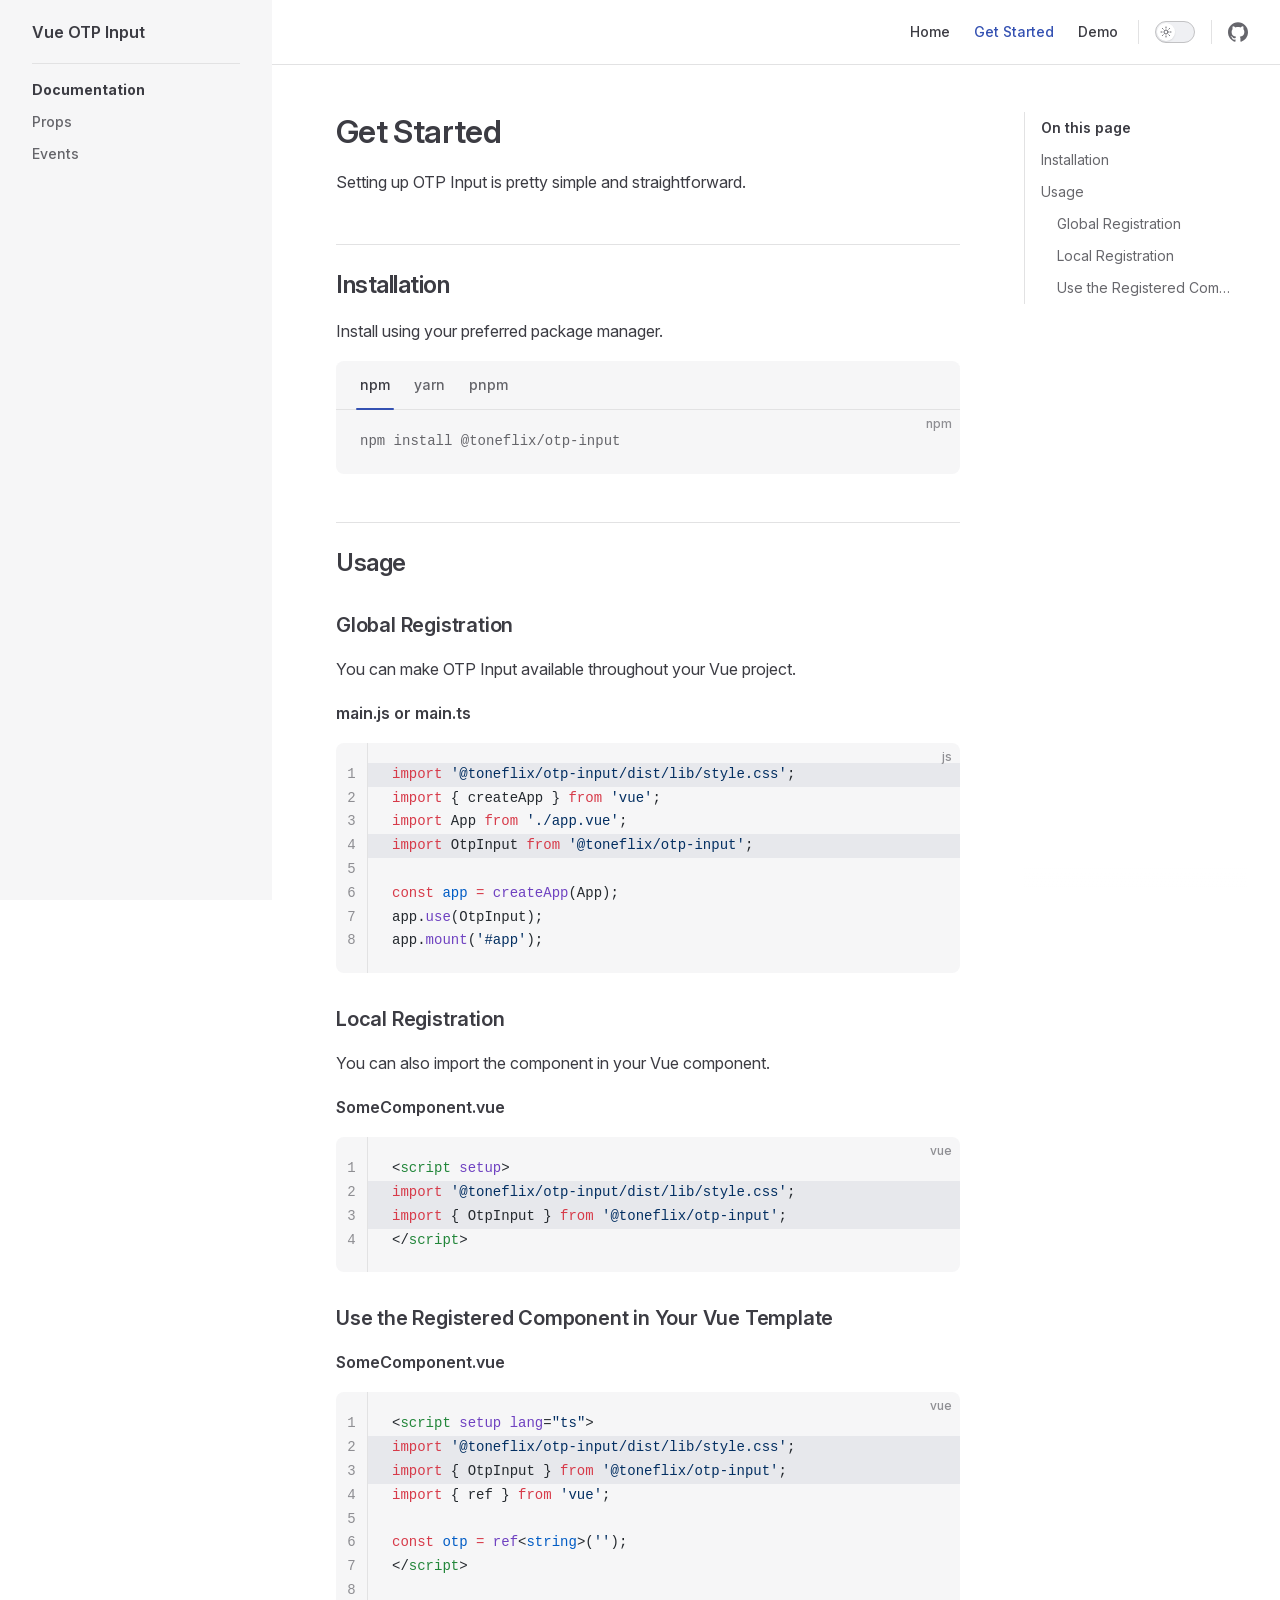
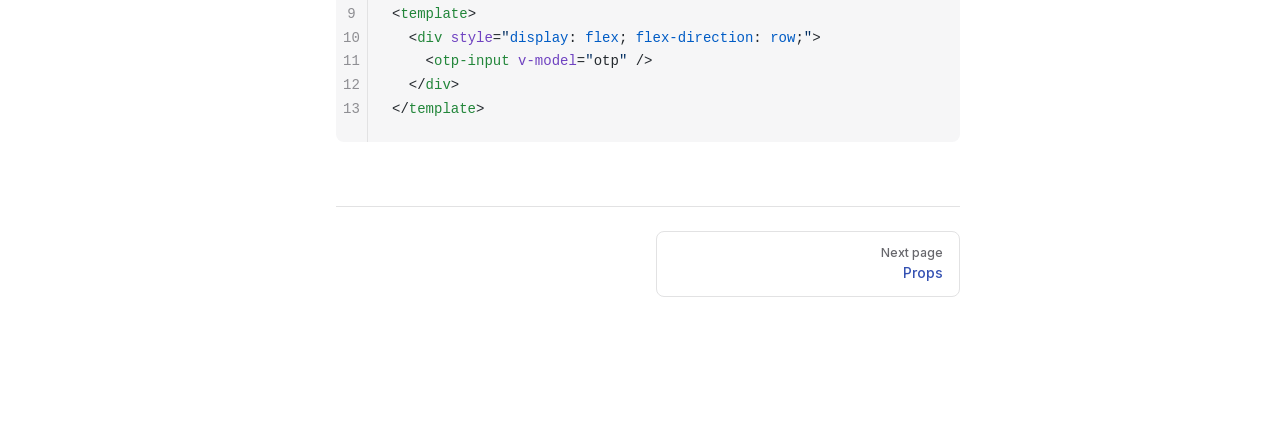
<file: get-started.html>
<!DOCTYPE html>
<html lang="en-US" dir="ltr">
  <head>
    <meta charset="utf-8">
    <meta name="viewport" content="width=device-width,initial-scale=1">
    <title>Get Started | Vue OTP Input</title>
    <meta name="description" content="Vue OTP Input documentation">
    <meta name="generator" content="VitePress v1.3.1">
    <link rel="preload stylesheet" href="/assets/style.BCyq9ZyU.css" as="style">
    
    <script type="module" src="/assets/app.z2IaZFxs.js"></script>
    <link rel="preload" href="/assets/inter-roman-latin.Di8DUHzh.woff2" as="font" type="font/woff2" crossorigin="">
    <link rel="modulepreload" href="/assets/chunks/framework.B2kD9-Le.js">
    <link rel="modulepreload" href="/assets/chunks/theme.Dekq9Kd_.js">
    <link rel="modulepreload" href="/assets/get-started.md.BQO9Jv8N.lean.js">
    <script id="check-dark-mode">(()=>{const e=localStorage.getItem("vitepress-theme-appearance")||"auto",a=window.matchMedia("(prefers-color-scheme: dark)").matches;(!e||e==="auto"?a:e==="dark")&&document.documentElement.classList.add("dark")})();</script>
    <script id="check-mac-os">document.documentElement.classList.toggle("mac",/Mac|iPhone|iPod|iPad/i.test(navigator.platform));</script>
  </head>
  <body>
    <div id="app"><div class="Layout" data-v-a9a9e638><!--[--><!--]--><!--[--><span tabindex="-1" data-v-c3508ec8></span><a href="#VPContent" class="VPSkipLink visually-hidden" data-v-c3508ec8> Skip to content </a><!--]--><!----><header class="VPNav" data-v-a9a9e638 data-v-f1e365da><div class="VPNavBar has-sidebar top" data-v-f1e365da data-v-822684d1><div class="wrapper" data-v-822684d1><div class="container" data-v-822684d1><div class="title" data-v-822684d1><div class="VPNavBarTitle has-sidebar" data-v-822684d1 data-v-28a961f9><a class="title" href="/" data-v-28a961f9><!--[--><!--]--><!----><span data-v-28a961f9>Vue OTP Input</span><!--[--><!--]--></a></div></div><div class="content" data-v-822684d1><div class="content-body" data-v-822684d1><!--[--><!--]--><div class="VPNavBarSearch search" data-v-822684d1><!----></div><nav aria-labelledby="main-nav-aria-label" class="VPNavBarMenu menu" data-v-822684d1 data-v-e6d46098><span id="main-nav-aria-label" class="visually-hidden" data-v-e6d46098> Main Navigation </span><!--[--><!--[--><a class="VPLink link VPNavBarMenuLink" href="/" tabindex="0" data-v-e6d46098 data-v-ed5ac1f6><!--[--><span data-v-ed5ac1f6>Home</span><!--]--></a><!--]--><!--[--><a class="VPLink link VPNavBarMenuLink active" href="/get-started.html" tabindex="0" data-v-e6d46098 data-v-ed5ac1f6><!--[--><span data-v-ed5ac1f6>Get Started</span><!--]--></a><!--]--><!--[--><a class="VPLink link VPNavBarMenuLink" href="/demo.html" tabindex="0" data-v-e6d46098 data-v-ed5ac1f6><!--[--><span data-v-ed5ac1f6>Demo</span><!--]--></a><!--]--><!--]--></nav><!----><div class="VPNavBarAppearance appearance" data-v-822684d1 data-v-af096f4a><button class="VPSwitch VPSwitchAppearance" type="button" role="switch" title="Switch to dark theme" aria-checked="false" data-v-af096f4a data-v-e40a8bb6 data-v-4a1c76db><span class="check" data-v-4a1c76db><span class="icon" data-v-4a1c76db><!--[--><span class="vpi-sun sun" data-v-e40a8bb6></span><span class="vpi-moon moon" data-v-e40a8bb6></span><!--]--></span></span></button></div><div class="VPSocialLinks VPNavBarSocialLinks social-links" data-v-822684d1 data-v-164c457f data-v-ee7a9424><!--[--><a class="VPSocialLink no-icon" href="https://github.com/vuejs/vitepress" aria-label="github" target="_blank" rel="noopener" data-v-ee7a9424 data-v-717b8b75><span class="vpi-social-github" /></a><!--]--></div><div class="VPFlyout VPNavBarExtra extra" data-v-822684d1 data-v-925effce data-v-e5380155><button type="button" class="button" aria-haspopup="true" aria-expanded="false" aria-label="extra navigation" data-v-e5380155><span class="vpi-more-horizontal icon" data-v-e5380155></span></button><div class="menu" data-v-e5380155><div class="VPMenu" data-v-e5380155 data-v-7dd3104a><!----><!--[--><!--[--><!----><div class="group" data-v-925effce><div class="item appearance" data-v-925effce><p class="label" data-v-925effce>Appearance</p><div class="appearance-action" data-v-925effce><button class="VPSwitch VPSwitchAppearance" type="button" role="switch" title="Switch to dark theme" aria-checked="false" data-v-925effce data-v-e40a8bb6 data-v-4a1c76db><span class="check" data-v-4a1c76db><span class="icon" data-v-4a1c76db><!--[--><span class="vpi-sun sun" data-v-e40a8bb6></span><span class="vpi-moon moon" data-v-e40a8bb6></span><!--]--></span></span></button></div></div></div><div class="group" data-v-925effce><div class="item social-links" data-v-925effce><div class="VPSocialLinks social-links-list" data-v-925effce data-v-ee7a9424><!--[--><a class="VPSocialLink no-icon" href="https://github.com/vuejs/vitepress" aria-label="github" target="_blank" rel="noopener" data-v-ee7a9424 data-v-717b8b75><span class="vpi-social-github" /></a><!--]--></div></div></div><!--]--><!--]--></div></div></div><!--[--><!--]--><button type="button" class="VPNavBarHamburger hamburger" aria-label="mobile navigation" aria-expanded="false" aria-controls="VPNavScreen" data-v-822684d1 data-v-5dea55bf><span class="container" data-v-5dea55bf><span class="top" data-v-5dea55bf></span><span class="middle" data-v-5dea55bf></span><span class="bottom" data-v-5dea55bf></span></span></button></div></div></div></div><div class="divider" data-v-822684d1><div class="divider-line" data-v-822684d1></div></div></div><!----></header><div class="VPLocalNav has-sidebar empty" data-v-a9a9e638 data-v-070ab83d><div class="container" data-v-070ab83d><button class="menu" aria-expanded="false" aria-controls="VPSidebarNav" data-v-070ab83d><span class="vpi-align-left menu-icon" data-v-070ab83d></span><span class="menu-text" data-v-070ab83d>Menu</span></button><div class="VPLocalNavOutlineDropdown" style="--vp-vh:0px;" data-v-070ab83d data-v-bc9dc845><button data-v-bc9dc845>Return to top</button><!----></div></div></div><aside class="VPSidebar" data-v-a9a9e638 data-v-18756405><div class="curtain" data-v-18756405></div><nav class="nav" id="VPSidebarNav" aria-labelledby="sidebar-aria-label" tabindex="-1" data-v-18756405><span class="visually-hidden" id="sidebar-aria-label" data-v-18756405> Sidebar Navigation </span><!--[--><!--]--><!--[--><div class="no-transition group" data-v-9e426adc><section class="VPSidebarItem level-0" data-v-9e426adc data-v-196b2e5f><div class="item" role="button" tabindex="0" data-v-196b2e5f><div class="indicator" data-v-196b2e5f></div><h2 class="text" data-v-196b2e5f>Documentation</h2><!----></div><div class="items" data-v-196b2e5f><!--[--><div class="VPSidebarItem level-1 is-link" data-v-196b2e5f data-v-196b2e5f><div class="item" data-v-196b2e5f><div class="indicator" data-v-196b2e5f></div><a class="VPLink link link" href="/props.html" data-v-196b2e5f><!--[--><p class="text" data-v-196b2e5f>Props</p><!--]--></a><!----></div><!----></div><div class="VPSidebarItem level-1 is-link" data-v-196b2e5f data-v-196b2e5f><div class="item" data-v-196b2e5f><div class="indicator" data-v-196b2e5f></div><a class="VPLink link link" href="/events.html" data-v-196b2e5f><!--[--><p class="text" data-v-196b2e5f>Events</p><!--]--></a><!----></div><!----></div><!--]--></div></section></div><!--]--><!--[--><!--]--></nav></aside><div class="VPContent has-sidebar" id="VPContent" data-v-a9a9e638 data-v-91765379><div class="VPDoc has-sidebar has-aside" data-v-91765379 data-v-83890dd9><!--[--><!--]--><div class="container" data-v-83890dd9><div class="aside" data-v-83890dd9><div class="aside-curtain" data-v-83890dd9></div><div class="aside-container" data-v-83890dd9><div class="aside-content" data-v-83890dd9><div class="VPDocAside" data-v-83890dd9 data-v-6d7b3c46><!--[--><!--]--><!--[--><!--]--><nav aria-labelledby="doc-outline-aria-label" class="VPDocAsideOutline" data-v-6d7b3c46 data-v-b38bf2ff><div class="content" data-v-b38bf2ff><div class="outline-marker" data-v-b38bf2ff></div><div aria-level="2" class="outline-title" id="doc-outline-aria-label" role="heading" data-v-b38bf2ff>On this page</div><ul class="VPDocOutlineItem root" data-v-b38bf2ff data-v-3f927ebe><!--[--><!--]--></ul></div></nav><!--[--><!--]--><div class="spacer" data-v-6d7b3c46></div><!--[--><!--]--><!----><!--[--><!--]--><!--[--><!--]--></div></div></div></div><div class="content" data-v-83890dd9><div class="content-container" data-v-83890dd9><!--[--><!--]--><main class="main" data-v-83890dd9><div style="position:relative;" class="vp-doc _get-started" data-v-83890dd9><div><h1 id="get-started" tabindex="-1">Get Started <a class="header-anchor" href="#get-started" aria-label="Permalink to &quot;Get Started&quot;">​</a></h1><p>Setting up OTP Input is pretty simple and straightforward.</p><h2 id="installation" tabindex="-1">Installation <a class="header-anchor" href="#installation" aria-label="Permalink to &quot;Installation&quot;">​</a></h2><p>Install using your preferred package manager.</p><div class="vp-code-group vp-adaptive-theme"><div class="tabs"><input type="radio" name="group-fc_F2" id="tab-b1Yeecr" checked><label for="tab-b1Yeecr">npm</label><input type="radio" name="group-fc_F2" id="tab-OEvFXlI"><label for="tab-OEvFXlI">yarn</label><input type="radio" name="group-fc_F2" id="tab-j50P-bN"><label for="tab-j50P-bN">pnpm</label></div><div class="blocks"><div class="language-npm vp-adaptive-theme active"><button title="Copy Code" class="copy"></button><span class="lang">npm</span><pre class="shiki shiki-themes github-light github-dark vp-code" tabindex="0"><code><span class="line"><span>npm install @toneflix/otp-input</span></span></code></pre></div><div class="language-yarn vp-adaptive-theme"><button title="Copy Code" class="copy"></button><span class="lang">yarn</span><pre class="shiki shiki-themes github-light github-dark vp-code" tabindex="0"><code><span class="line"><span>yarn add @toneflix/otp-input</span></span></code></pre></div><div class="language-pnpm vp-adaptive-theme"><button title="Copy Code" class="copy"></button><span class="lang">pnpm</span><pre class="shiki shiki-themes github-light github-dark vp-code" tabindex="0"><code><span class="line"><span>pnpm add @toneflix/otp-input</span></span></code></pre></div></div></div><h2 id="usage" tabindex="-1">Usage <a class="header-anchor" href="#usage" aria-label="Permalink to &quot;Usage&quot;">​</a></h2><h3 id="global-registration" tabindex="-1">Global Registration <a class="header-anchor" href="#global-registration" aria-label="Permalink to &quot;Global Registration&quot;">​</a></h3><p>You can make OTP Input available throughout your Vue project.</p><p><strong>main.js or main.ts</strong></p><div class="language-js vp-adaptive-theme line-numbers-mode"><button title="Copy Code" class="copy"></button><span class="lang">js</span><pre class="shiki shiki-themes github-light github-dark vp-code" tabindex="0"><code><span class="line highlighted"><span style="--shiki-light:#D73A49;--shiki-dark:#F97583;">import</span><span style="--shiki-light:#032F62;--shiki-dark:#9ECBFF;"> &#39;@toneflix/otp-input/dist/lib/style.css&#39;</span><span style="--shiki-light:#24292E;--shiki-dark:#E1E4E8;">;</span></span>
<span class="line"><span style="--shiki-light:#D73A49;--shiki-dark:#F97583;">import</span><span style="--shiki-light:#24292E;--shiki-dark:#E1E4E8;"> { createApp } </span><span style="--shiki-light:#D73A49;--shiki-dark:#F97583;">from</span><span style="--shiki-light:#032F62;--shiki-dark:#9ECBFF;"> &#39;vue&#39;</span><span style="--shiki-light:#24292E;--shiki-dark:#E1E4E8;">;</span></span>
<span class="line"><span style="--shiki-light:#D73A49;--shiki-dark:#F97583;">import</span><span style="--shiki-light:#24292E;--shiki-dark:#E1E4E8;"> App </span><span style="--shiki-light:#D73A49;--shiki-dark:#F97583;">from</span><span style="--shiki-light:#032F62;--shiki-dark:#9ECBFF;"> &#39;./app.vue&#39;</span><span style="--shiki-light:#24292E;--shiki-dark:#E1E4E8;">;</span></span>
<span class="line highlighted"><span style="--shiki-light:#D73A49;--shiki-dark:#F97583;">import</span><span style="--shiki-light:#24292E;--shiki-dark:#E1E4E8;"> OtpInput </span><span style="--shiki-light:#D73A49;--shiki-dark:#F97583;">from</span><span style="--shiki-light:#032F62;--shiki-dark:#9ECBFF;"> &#39;@toneflix/otp-input&#39;</span><span style="--shiki-light:#24292E;--shiki-dark:#E1E4E8;">;</span></span>
<span class="line"></span>
<span class="line"><span style="--shiki-light:#D73A49;--shiki-dark:#F97583;">const</span><span style="--shiki-light:#005CC5;--shiki-dark:#79B8FF;"> app</span><span style="--shiki-light:#D73A49;--shiki-dark:#F97583;"> =</span><span style="--shiki-light:#6F42C1;--shiki-dark:#B392F0;"> createApp</span><span style="--shiki-light:#24292E;--shiki-dark:#E1E4E8;">(App);</span></span>
<span class="line"><span style="--shiki-light:#24292E;--shiki-dark:#E1E4E8;">app.</span><span style="--shiki-light:#6F42C1;--shiki-dark:#B392F0;">use</span><span style="--shiki-light:#24292E;--shiki-dark:#E1E4E8;">(OtpInput);</span></span>
<span class="line"><span style="--shiki-light:#24292E;--shiki-dark:#E1E4E8;">app.</span><span style="--shiki-light:#6F42C1;--shiki-dark:#B392F0;">mount</span><span style="--shiki-light:#24292E;--shiki-dark:#E1E4E8;">(</span><span style="--shiki-light:#032F62;--shiki-dark:#9ECBFF;">&#39;#app&#39;</span><span style="--shiki-light:#24292E;--shiki-dark:#E1E4E8;">);</span></span></code></pre><div class="line-numbers-wrapper" aria-hidden="true"><span class="line-number">1</span><br><span class="line-number">2</span><br><span class="line-number">3</span><br><span class="line-number">4</span><br><span class="line-number">5</span><br><span class="line-number">6</span><br><span class="line-number">7</span><br><span class="line-number">8</span><br></div></div><h3 id="local-registration" tabindex="-1">Local Registration <a class="header-anchor" href="#local-registration" aria-label="Permalink to &quot;Local Registration&quot;">​</a></h3><p>You can also import the component in your Vue component.</p><p><strong>SomeComponent.vue</strong></p><div class="language-vue vp-adaptive-theme line-numbers-mode"><button title="Copy Code" class="copy"></button><span class="lang">vue</span><pre class="shiki shiki-themes github-light github-dark vp-code" tabindex="0"><code><span class="line"><span style="--shiki-light:#24292E;--shiki-dark:#E1E4E8;">&lt;</span><span style="--shiki-light:#22863A;--shiki-dark:#85E89D;">script</span><span style="--shiki-light:#6F42C1;--shiki-dark:#B392F0;"> setup</span><span style="--shiki-light:#24292E;--shiki-dark:#E1E4E8;">&gt;</span></span>
<span class="line highlighted"><span style="--shiki-light:#D73A49;--shiki-dark:#F97583;">import</span><span style="--shiki-light:#032F62;--shiki-dark:#9ECBFF;"> &#39;@toneflix/otp-input/dist/lib/style.css&#39;</span><span style="--shiki-light:#24292E;--shiki-dark:#E1E4E8;">;</span></span>
<span class="line highlighted"><span style="--shiki-light:#D73A49;--shiki-dark:#F97583;">import</span><span style="--shiki-light:#24292E;--shiki-dark:#E1E4E8;"> { OtpInput } </span><span style="--shiki-light:#D73A49;--shiki-dark:#F97583;">from</span><span style="--shiki-light:#032F62;--shiki-dark:#9ECBFF;"> &#39;@toneflix/otp-input&#39;</span><span style="--shiki-light:#24292E;--shiki-dark:#E1E4E8;">;</span></span>
<span class="line"><span style="--shiki-light:#24292E;--shiki-dark:#E1E4E8;">&lt;/</span><span style="--shiki-light:#22863A;--shiki-dark:#85E89D;">script</span><span style="--shiki-light:#24292E;--shiki-dark:#E1E4E8;">&gt;</span></span></code></pre><div class="line-numbers-wrapper" aria-hidden="true"><span class="line-number">1</span><br><span class="line-number">2</span><br><span class="line-number">3</span><br><span class="line-number">4</span><br></div></div><h3 id="use-the-registered-component-in-your-vue-template" tabindex="-1">Use the Registered Component in Your Vue Template <a class="header-anchor" href="#use-the-registered-component-in-your-vue-template" aria-label="Permalink to &quot;Use the Registered Component in Your Vue Template&quot;">​</a></h3><p><strong>SomeComponent.vue</strong></p><div class="language-vue vp-adaptive-theme line-numbers-mode"><button title="Copy Code" class="copy"></button><span class="lang">vue</span><pre class="shiki shiki-themes github-light github-dark vp-code" tabindex="0"><code><span class="line"><span style="--shiki-light:#24292E;--shiki-dark:#E1E4E8;">&lt;</span><span style="--shiki-light:#22863A;--shiki-dark:#85E89D;">script</span><span style="--shiki-light:#6F42C1;--shiki-dark:#B392F0;"> setup</span><span style="--shiki-light:#6F42C1;--shiki-dark:#B392F0;"> lang</span><span style="--shiki-light:#24292E;--shiki-dark:#E1E4E8;">=</span><span style="--shiki-light:#032F62;--shiki-dark:#9ECBFF;">&quot;ts&quot;</span><span style="--shiki-light:#24292E;--shiki-dark:#E1E4E8;">&gt;</span></span>
<span class="line highlighted"><span style="--shiki-light:#D73A49;--shiki-dark:#F97583;">import</span><span style="--shiki-light:#032F62;--shiki-dark:#9ECBFF;"> &#39;@toneflix/otp-input/dist/lib/style.css&#39;</span><span style="--shiki-light:#24292E;--shiki-dark:#E1E4E8;">;</span></span>
<span class="line highlighted"><span style="--shiki-light:#D73A49;--shiki-dark:#F97583;">import</span><span style="--shiki-light:#24292E;--shiki-dark:#E1E4E8;"> { OtpInput } </span><span style="--shiki-light:#D73A49;--shiki-dark:#F97583;">from</span><span style="--shiki-light:#032F62;--shiki-dark:#9ECBFF;"> &#39;@toneflix/otp-input&#39;</span><span style="--shiki-light:#24292E;--shiki-dark:#E1E4E8;">;</span></span>
<span class="line"><span style="--shiki-light:#D73A49;--shiki-dark:#F97583;">import</span><span style="--shiki-light:#24292E;--shiki-dark:#E1E4E8;"> { ref } </span><span style="--shiki-light:#D73A49;--shiki-dark:#F97583;">from</span><span style="--shiki-light:#032F62;--shiki-dark:#9ECBFF;"> &#39;vue&#39;</span><span style="--shiki-light:#24292E;--shiki-dark:#E1E4E8;">;</span></span>
<span class="line"></span>
<span class="line"><span style="--shiki-light:#D73A49;--shiki-dark:#F97583;">const</span><span style="--shiki-light:#005CC5;--shiki-dark:#79B8FF;"> otp</span><span style="--shiki-light:#D73A49;--shiki-dark:#F97583;"> =</span><span style="--shiki-light:#6F42C1;--shiki-dark:#B392F0;"> ref</span><span style="--shiki-light:#24292E;--shiki-dark:#E1E4E8;">&lt;</span><span style="--shiki-light:#005CC5;--shiki-dark:#79B8FF;">string</span><span style="--shiki-light:#24292E;--shiki-dark:#E1E4E8;">&gt;(</span><span style="--shiki-light:#032F62;--shiki-dark:#9ECBFF;">&#39;&#39;</span><span style="--shiki-light:#24292E;--shiki-dark:#E1E4E8;">);</span></span>
<span class="line"><span style="--shiki-light:#24292E;--shiki-dark:#E1E4E8;">&lt;/</span><span style="--shiki-light:#22863A;--shiki-dark:#85E89D;">script</span><span style="--shiki-light:#24292E;--shiki-dark:#E1E4E8;">&gt;</span></span>
<span class="line"></span>
<span class="line"><span style="--shiki-light:#24292E;--shiki-dark:#E1E4E8;">&lt;</span><span style="--shiki-light:#22863A;--shiki-dark:#85E89D;">template</span><span style="--shiki-light:#24292E;--shiki-dark:#E1E4E8;">&gt;</span></span>
<span class="line"><span style="--shiki-light:#24292E;--shiki-dark:#E1E4E8;">  &lt;</span><span style="--shiki-light:#22863A;--shiki-dark:#85E89D;">div</span><span style="--shiki-light:#6F42C1;--shiki-dark:#B392F0;"> style</span><span style="--shiki-light:#24292E;--shiki-dark:#E1E4E8;">=</span><span style="--shiki-light:#032F62;--shiki-dark:#9ECBFF;">&quot;</span><span style="--shiki-light:#005CC5;--shiki-dark:#79B8FF;">display</span><span style="--shiki-light:#24292E;--shiki-dark:#E1E4E8;">: </span><span style="--shiki-light:#005CC5;--shiki-dark:#79B8FF;">flex</span><span style="--shiki-light:#24292E;--shiki-dark:#E1E4E8;">; </span><span style="--shiki-light:#005CC5;--shiki-dark:#79B8FF;">flex-direction</span><span style="--shiki-light:#24292E;--shiki-dark:#E1E4E8;">: </span><span style="--shiki-light:#005CC5;--shiki-dark:#79B8FF;">row</span><span style="--shiki-light:#24292E;--shiki-dark:#E1E4E8;">;</span><span style="--shiki-light:#032F62;--shiki-dark:#9ECBFF;">&quot;</span><span style="--shiki-light:#24292E;--shiki-dark:#E1E4E8;">&gt;</span></span>
<span class="line"><span style="--shiki-light:#24292E;--shiki-dark:#E1E4E8;">    &lt;</span><span style="--shiki-light:#22863A;--shiki-dark:#85E89D;">otp-input</span><span style="--shiki-light:#6F42C1;--shiki-dark:#B392F0;"> v-model</span><span style="--shiki-light:#24292E;--shiki-dark:#E1E4E8;">=</span><span style="--shiki-light:#032F62;--shiki-dark:#9ECBFF;">&quot;</span><span style="--shiki-light:#24292E;--shiki-dark:#E1E4E8;">otp</span><span style="--shiki-light:#032F62;--shiki-dark:#9ECBFF;">&quot;</span><span style="--shiki-light:#24292E;--shiki-dark:#E1E4E8;"> /&gt;</span></span>
<span class="line"><span style="--shiki-light:#24292E;--shiki-dark:#E1E4E8;">  &lt;/</span><span style="--shiki-light:#22863A;--shiki-dark:#85E89D;">div</span><span style="--shiki-light:#24292E;--shiki-dark:#E1E4E8;">&gt;</span></span>
<span class="line"><span style="--shiki-light:#24292E;--shiki-dark:#E1E4E8;">&lt;/</span><span style="--shiki-light:#22863A;--shiki-dark:#85E89D;">template</span><span style="--shiki-light:#24292E;--shiki-dark:#E1E4E8;">&gt;</span></span></code></pre><div class="line-numbers-wrapper" aria-hidden="true"><span class="line-number">1</span><br><span class="line-number">2</span><br><span class="line-number">3</span><br><span class="line-number">4</span><br><span class="line-number">5</span><br><span class="line-number">6</span><br><span class="line-number">7</span><br><span class="line-number">8</span><br><span class="line-number">9</span><br><span class="line-number">10</span><br><span class="line-number">11</span><br><span class="line-number">12</span><br><span class="line-number">13</span><br></div></div></div></div></main><footer class="VPDocFooter" data-v-83890dd9 data-v-4f9813fa><!--[--><!--]--><!----><nav class="prev-next" aria-labelledby="doc-footer-aria-label" data-v-4f9813fa><span class="visually-hidden" id="doc-footer-aria-label" data-v-4f9813fa>Pager</span><div class="pager" data-v-4f9813fa><!----></div><div class="pager" data-v-4f9813fa><a class="VPLink link pager-link next" href="/props.html" data-v-4f9813fa><!--[--><span class="desc" data-v-4f9813fa>Next page</span><span class="title" data-v-4f9813fa>Props</span><!--]--></a></div></nav></footer><!--[--><!--]--></div></div></div><!--[--><!--]--></div></div><!----><!--[--><!--]--></div></div>
    <script>window.__VP_HASH_MAP__=JSON.parse("{\"demo.md\":\"-ogQvKpS\",\"events.md\":\"CEkqGiRV\",\"get-started.md\":\"BQO9Jv8N\",\"index.md\":\"CPYy5-li\",\"props.md\":\"BydSg6Zz\"}");window.__VP_SITE_DATA__=JSON.parse("{\"lang\":\"en-US\",\"dir\":\"ltr\",\"title\":\"Vue OTP Input\",\"description\":\"Vue OTP Input documentation\",\"base\":\"/\",\"head\":[],\"router\":{\"prefetchLinks\":true},\"appearance\":true,\"themeConfig\":{\"nav\":[{\"text\":\"Home\",\"link\":\"/\"},{\"text\":\"Get Started\",\"link\":\"/get-started\"},{\"text\":\"Demo\",\"link\":\"/demo\"}],\"sidebar\":[{\"text\":\"Documentation\",\"items\":[{\"text\":\"Props\",\"link\":\"/props\"},{\"text\":\"Events\",\"link\":\"/events\"}]}],\"socialLinks\":[{\"icon\":\"github\",\"link\":\"https://github.com/vuejs/vitepress\"}]},\"locales\":{},\"scrollOffset\":134,\"cleanUrls\":false}");</script>
    
  </body>
</html>
</file>
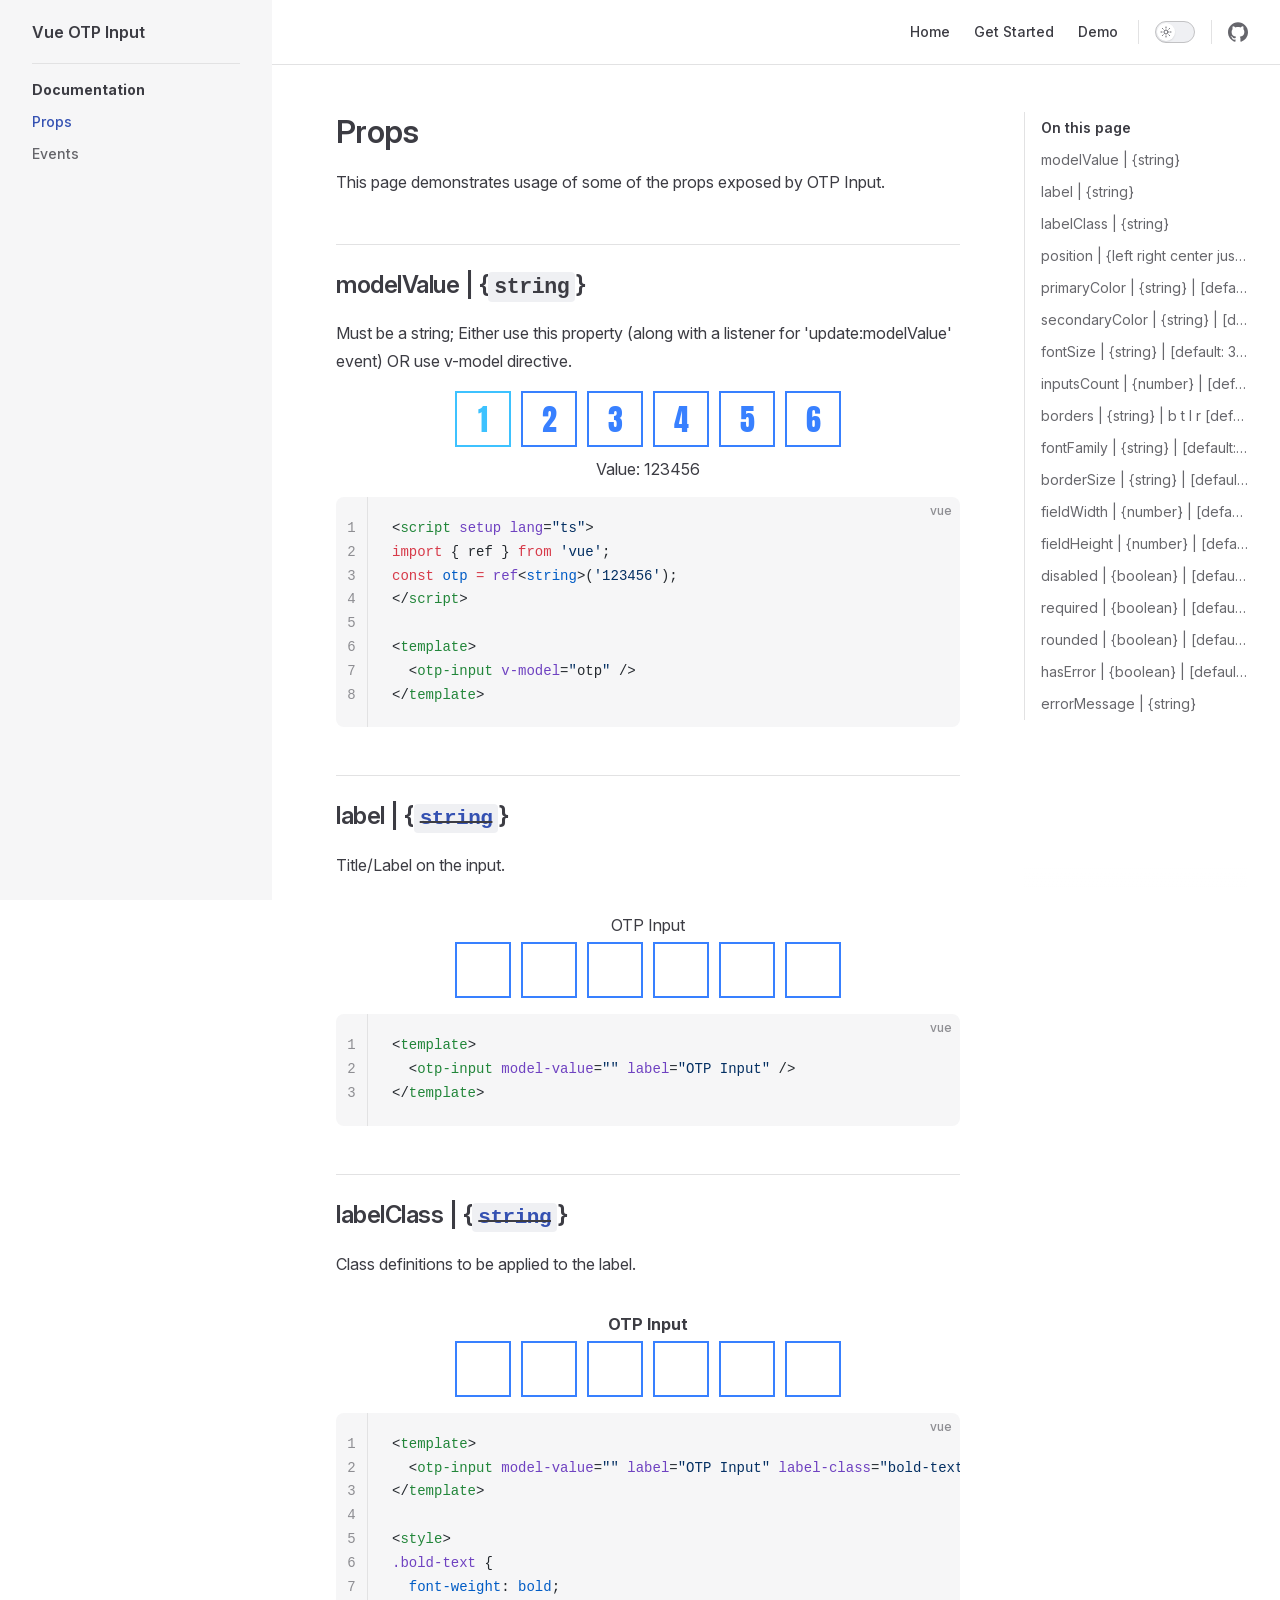
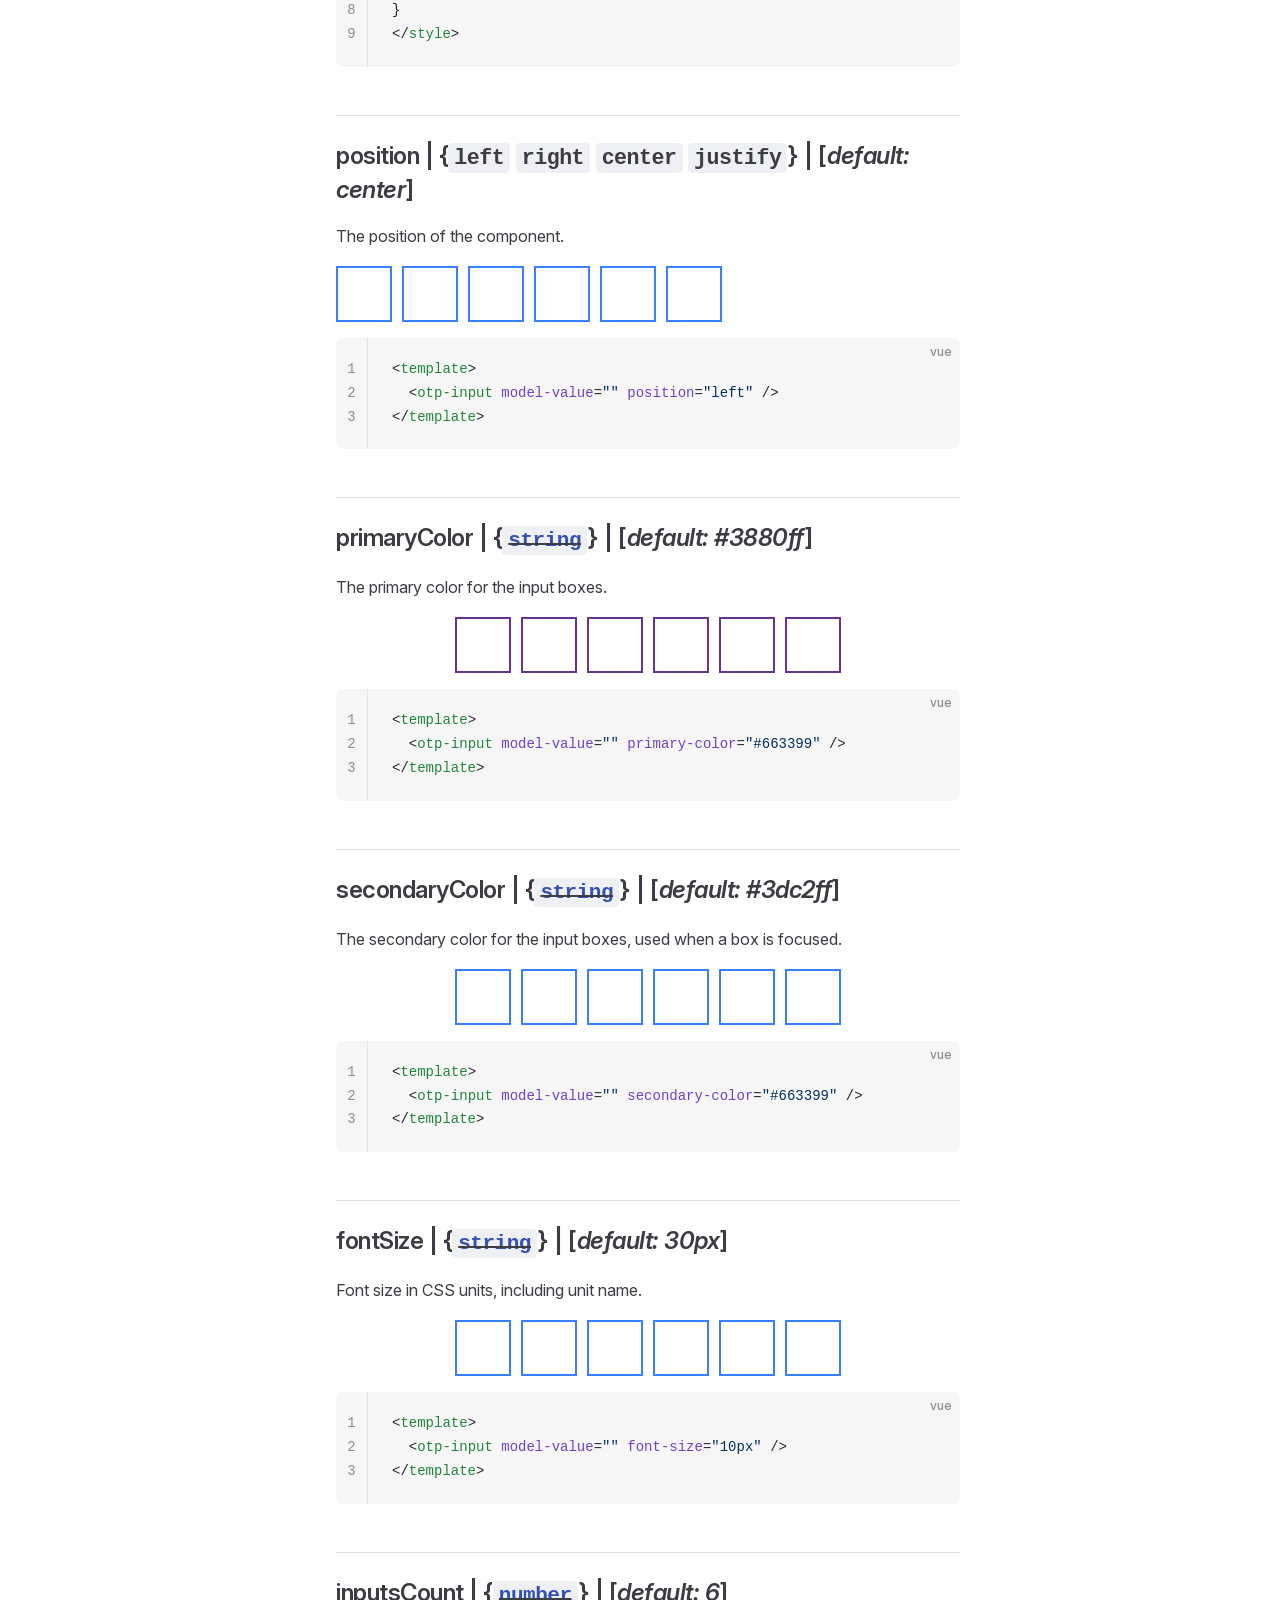
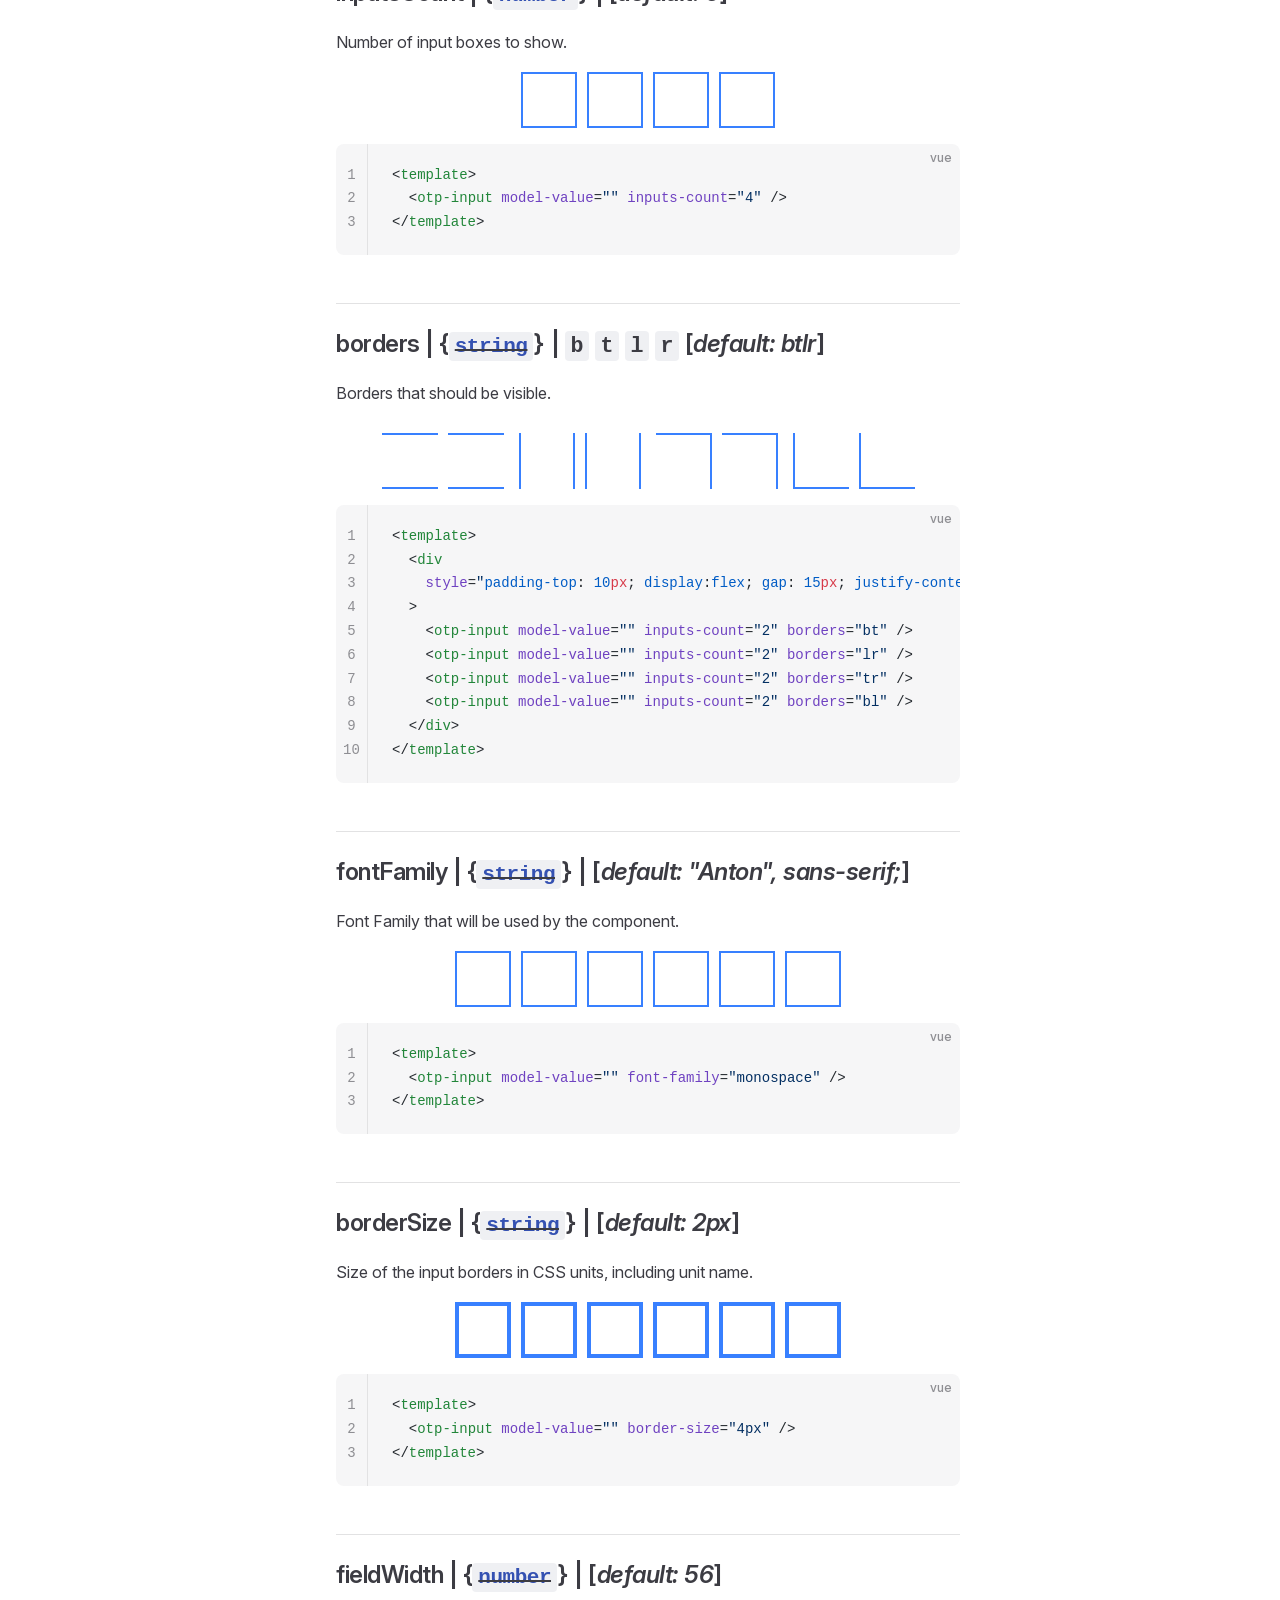
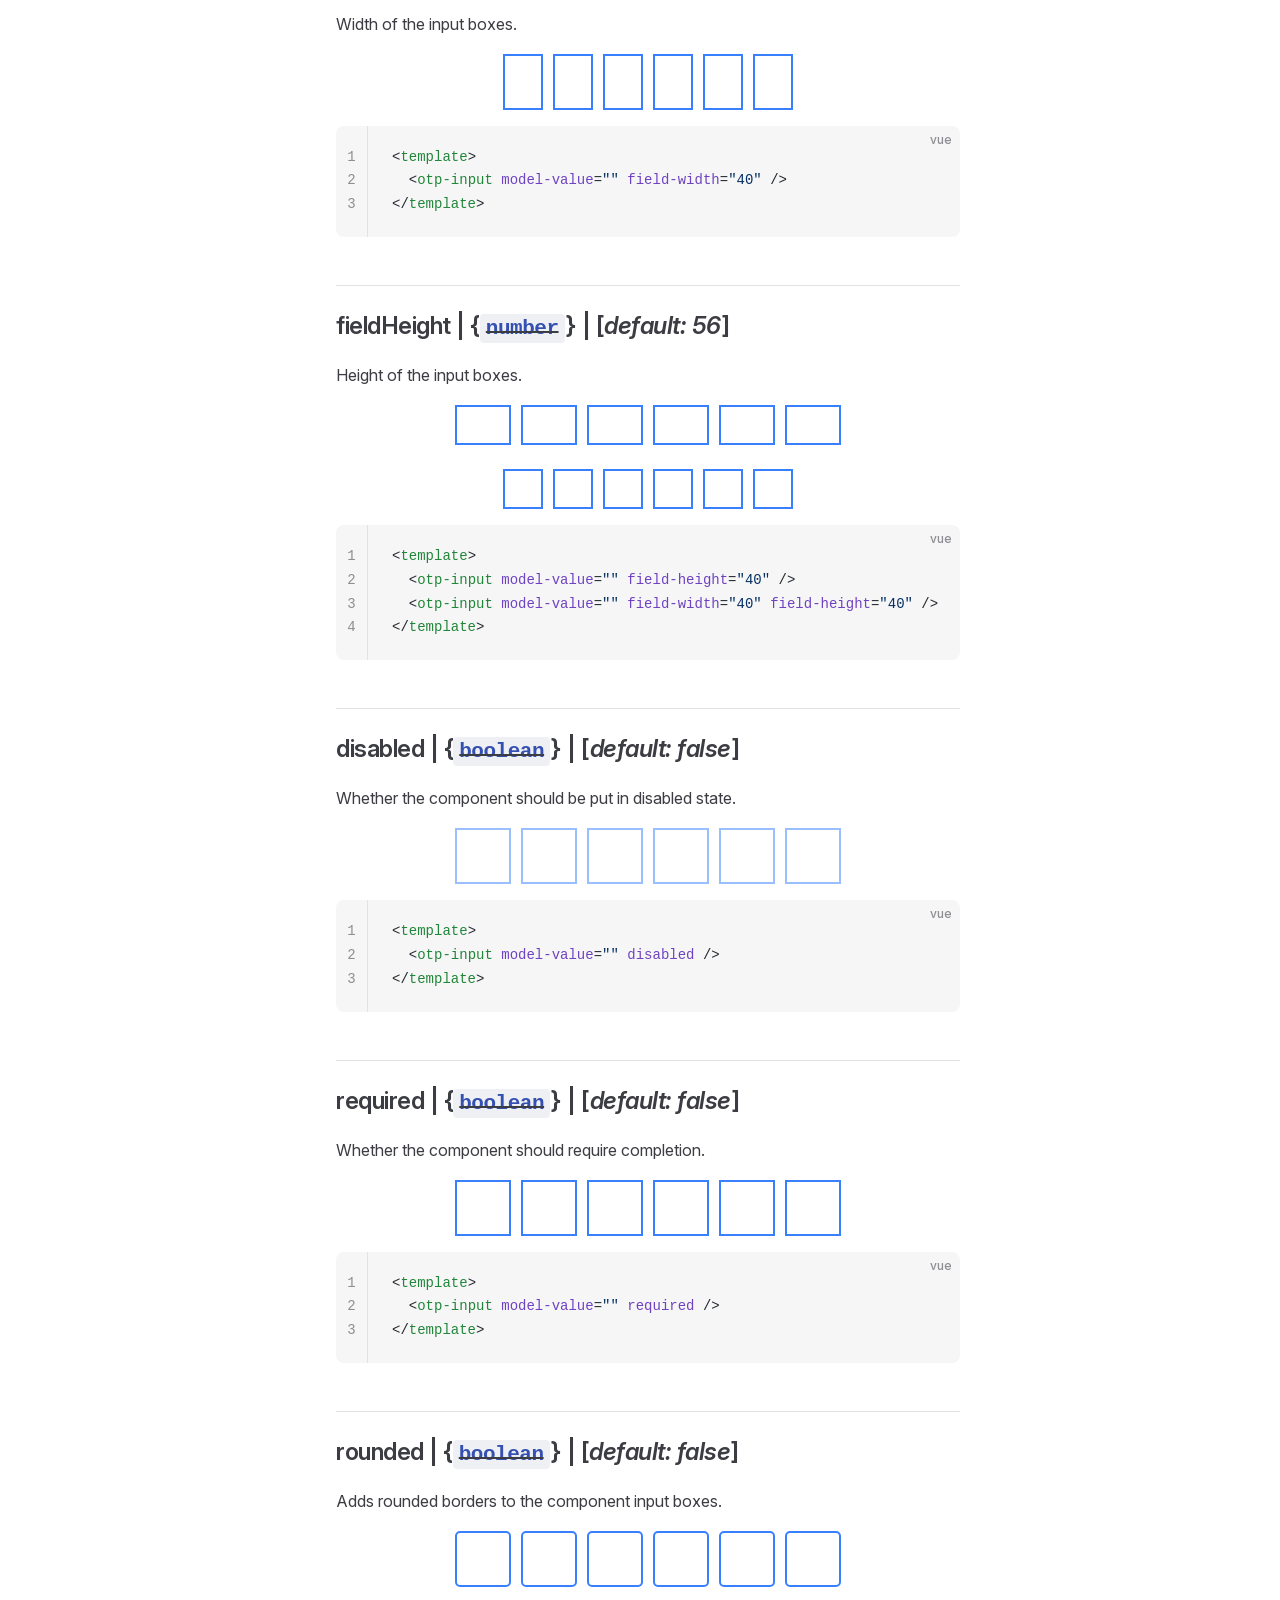
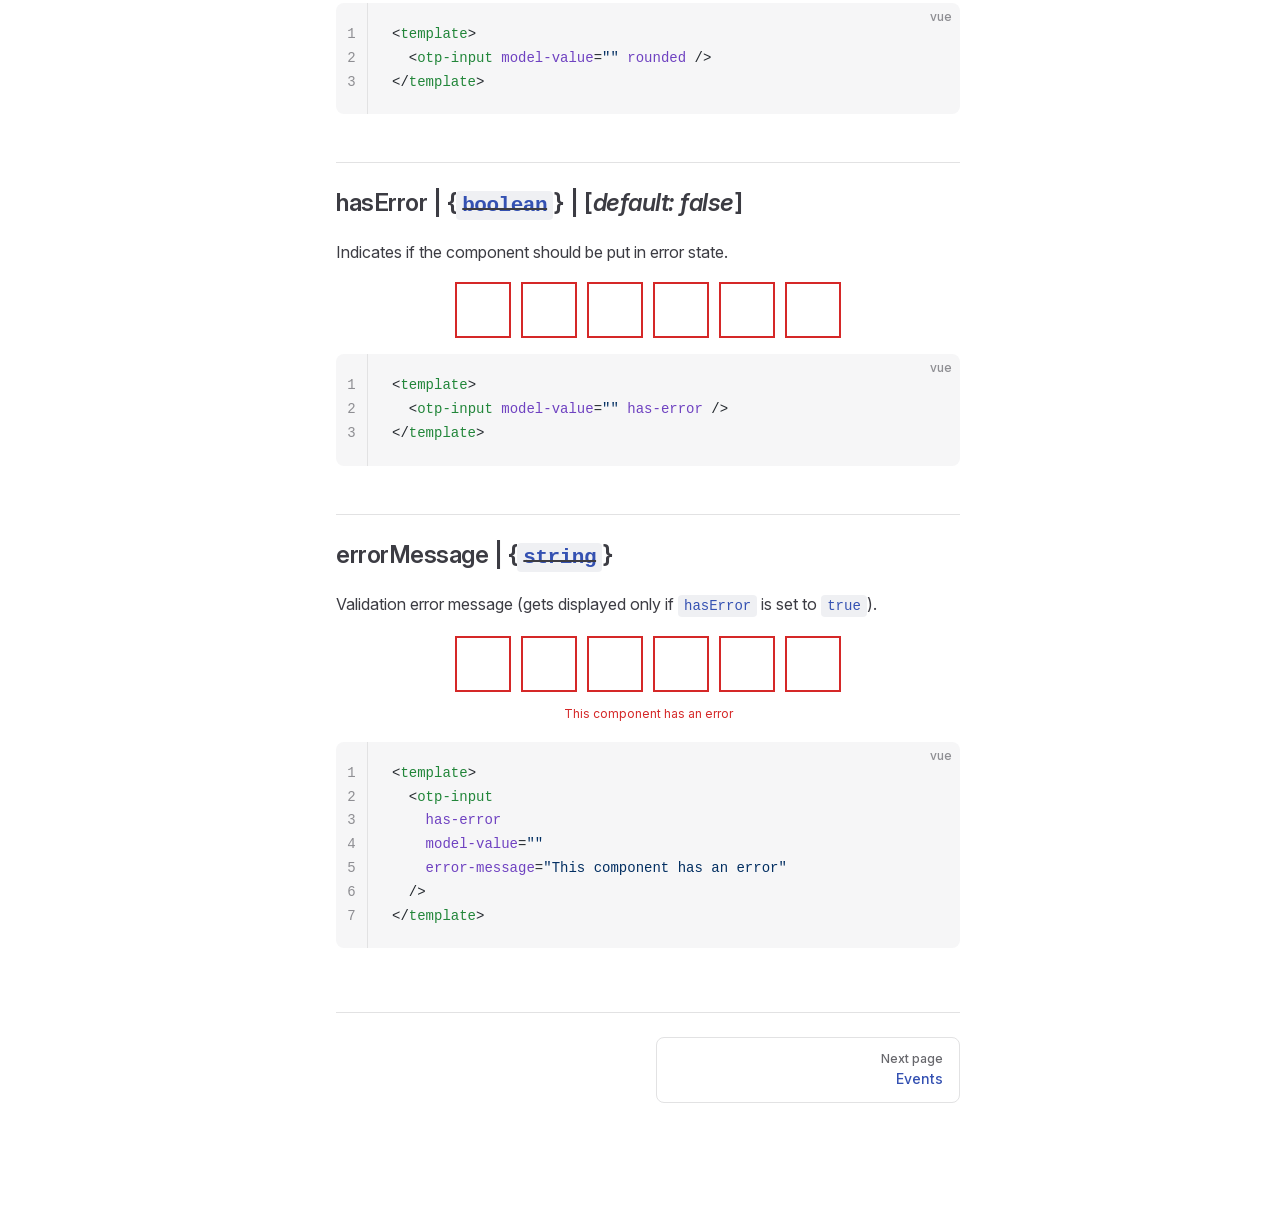
<file: props.html>
<!DOCTYPE html>
<html lang="en-US" dir="ltr">
  <head>
    <meta charset="utf-8">
    <meta name="viewport" content="width=device-width,initial-scale=1">
    <title>Props | Vue OTP Input</title>
    <meta name="description" content="Vue OTP Input documentation">
    <meta name="generator" content="VitePress v1.3.1">
    <link rel="preload stylesheet" href="/assets/style.BCyq9ZyU.css" as="style">
    
    <script type="module" src="/assets/app.z2IaZFxs.js"></script>
    <link rel="preload" href="/assets/inter-roman-latin.Di8DUHzh.woff2" as="font" type="font/woff2" crossorigin="">
    <link rel="modulepreload" href="/assets/chunks/framework.B2kD9-Le.js">
    <link rel="modulepreload" href="/assets/chunks/theme.Dekq9Kd_.js">
    <link rel="modulepreload" href="/assets/props.md.BydSg6Zz.lean.js">
    <script id="check-dark-mode">(()=>{const e=localStorage.getItem("vitepress-theme-appearance")||"auto",a=window.matchMedia("(prefers-color-scheme: dark)").matches;(!e||e==="auto"?a:e==="dark")&&document.documentElement.classList.add("dark")})();</script>
    <script id="check-mac-os">document.documentElement.classList.toggle("mac",/Mac|iPhone|iPod|iPad/i.test(navigator.platform));</script>
  </head>
  <body>
    <div id="app"><div class="Layout" data-v-a9a9e638><!--[--><!--]--><!--[--><span tabindex="-1" data-v-c3508ec8></span><a href="#VPContent" class="VPSkipLink visually-hidden" data-v-c3508ec8> Skip to content </a><!--]--><!----><header class="VPNav" data-v-a9a9e638 data-v-f1e365da><div class="VPNavBar has-sidebar top" data-v-f1e365da data-v-822684d1><div class="wrapper" data-v-822684d1><div class="container" data-v-822684d1><div class="title" data-v-822684d1><div class="VPNavBarTitle has-sidebar" data-v-822684d1 data-v-28a961f9><a class="title" href="/" data-v-28a961f9><!--[--><!--]--><!----><span data-v-28a961f9>Vue OTP Input</span><!--[--><!--]--></a></div></div><div class="content" data-v-822684d1><div class="content-body" data-v-822684d1><!--[--><!--]--><div class="VPNavBarSearch search" data-v-822684d1><!----></div><nav aria-labelledby="main-nav-aria-label" class="VPNavBarMenu menu" data-v-822684d1 data-v-e6d46098><span id="main-nav-aria-label" class="visually-hidden" data-v-e6d46098> Main Navigation </span><!--[--><!--[--><a class="VPLink link VPNavBarMenuLink" href="/" tabindex="0" data-v-e6d46098 data-v-ed5ac1f6><!--[--><span data-v-ed5ac1f6>Home</span><!--]--></a><!--]--><!--[--><a class="VPLink link VPNavBarMenuLink" href="/get-started.html" tabindex="0" data-v-e6d46098 data-v-ed5ac1f6><!--[--><span data-v-ed5ac1f6>Get Started</span><!--]--></a><!--]--><!--[--><a class="VPLink link VPNavBarMenuLink" href="/demo.html" tabindex="0" data-v-e6d46098 data-v-ed5ac1f6><!--[--><span data-v-ed5ac1f6>Demo</span><!--]--></a><!--]--><!--]--></nav><!----><div class="VPNavBarAppearance appearance" data-v-822684d1 data-v-af096f4a><button class="VPSwitch VPSwitchAppearance" type="button" role="switch" title="Switch to dark theme" aria-checked="false" data-v-af096f4a data-v-e40a8bb6 data-v-4a1c76db><span class="check" data-v-4a1c76db><span class="icon" data-v-4a1c76db><!--[--><span class="vpi-sun sun" data-v-e40a8bb6></span><span class="vpi-moon moon" data-v-e40a8bb6></span><!--]--></span></span></button></div><div class="VPSocialLinks VPNavBarSocialLinks social-links" data-v-822684d1 data-v-164c457f data-v-ee7a9424><!--[--><a class="VPSocialLink no-icon" href="https://github.com/vuejs/vitepress" aria-label="github" target="_blank" rel="noopener" data-v-ee7a9424 data-v-717b8b75><span class="vpi-social-github" /></a><!--]--></div><div class="VPFlyout VPNavBarExtra extra" data-v-822684d1 data-v-925effce data-v-e5380155><button type="button" class="button" aria-haspopup="true" aria-expanded="false" aria-label="extra navigation" data-v-e5380155><span class="vpi-more-horizontal icon" data-v-e5380155></span></button><div class="menu" data-v-e5380155><div class="VPMenu" data-v-e5380155 data-v-7dd3104a><!----><!--[--><!--[--><!----><div class="group" data-v-925effce><div class="item appearance" data-v-925effce><p class="label" data-v-925effce>Appearance</p><div class="appearance-action" data-v-925effce><button class="VPSwitch VPSwitchAppearance" type="button" role="switch" title="Switch to dark theme" aria-checked="false" data-v-925effce data-v-e40a8bb6 data-v-4a1c76db><span class="check" data-v-4a1c76db><span class="icon" data-v-4a1c76db><!--[--><span class="vpi-sun sun" data-v-e40a8bb6></span><span class="vpi-moon moon" data-v-e40a8bb6></span><!--]--></span></span></button></div></div></div><div class="group" data-v-925effce><div class="item social-links" data-v-925effce><div class="VPSocialLinks social-links-list" data-v-925effce data-v-ee7a9424><!--[--><a class="VPSocialLink no-icon" href="https://github.com/vuejs/vitepress" aria-label="github" target="_blank" rel="noopener" data-v-ee7a9424 data-v-717b8b75><span class="vpi-social-github" /></a><!--]--></div></div></div><!--]--><!--]--></div></div></div><!--[--><!--]--><button type="button" class="VPNavBarHamburger hamburger" aria-label="mobile navigation" aria-expanded="false" aria-controls="VPNavScreen" data-v-822684d1 data-v-5dea55bf><span class="container" data-v-5dea55bf><span class="top" data-v-5dea55bf></span><span class="middle" data-v-5dea55bf></span><span class="bottom" data-v-5dea55bf></span></span></button></div></div></div></div><div class="divider" data-v-822684d1><div class="divider-line" data-v-822684d1></div></div></div><!----></header><div class="VPLocalNav has-sidebar empty" data-v-a9a9e638 data-v-070ab83d><div class="container" data-v-070ab83d><button class="menu" aria-expanded="false" aria-controls="VPSidebarNav" data-v-070ab83d><span class="vpi-align-left menu-icon" data-v-070ab83d></span><span class="menu-text" data-v-070ab83d>Menu</span></button><div class="VPLocalNavOutlineDropdown" style="--vp-vh:0px;" data-v-070ab83d data-v-bc9dc845><button data-v-bc9dc845>Return to top</button><!----></div></div></div><aside class="VPSidebar" data-v-a9a9e638 data-v-18756405><div class="curtain" data-v-18756405></div><nav class="nav" id="VPSidebarNav" aria-labelledby="sidebar-aria-label" tabindex="-1" data-v-18756405><span class="visually-hidden" id="sidebar-aria-label" data-v-18756405> Sidebar Navigation </span><!--[--><!--]--><!--[--><div class="no-transition group" data-v-9e426adc><section class="VPSidebarItem level-0 has-active" data-v-9e426adc data-v-196b2e5f><div class="item" role="button" tabindex="0" data-v-196b2e5f><div class="indicator" data-v-196b2e5f></div><h2 class="text" data-v-196b2e5f>Documentation</h2><!----></div><div class="items" data-v-196b2e5f><!--[--><div class="VPSidebarItem level-1 is-link" data-v-196b2e5f data-v-196b2e5f><div class="item" data-v-196b2e5f><div class="indicator" data-v-196b2e5f></div><a class="VPLink link link" href="/props.html" data-v-196b2e5f><!--[--><p class="text" data-v-196b2e5f>Props</p><!--]--></a><!----></div><!----></div><div class="VPSidebarItem level-1 is-link" data-v-196b2e5f data-v-196b2e5f><div class="item" data-v-196b2e5f><div class="indicator" data-v-196b2e5f></div><a class="VPLink link link" href="/events.html" data-v-196b2e5f><!--[--><p class="text" data-v-196b2e5f>Events</p><!--]--></a><!----></div><!----></div><!--]--></div></section></div><!--]--><!--[--><!--]--></nav></aside><div class="VPContent has-sidebar" id="VPContent" data-v-a9a9e638 data-v-91765379><div class="VPDoc has-sidebar has-aside" data-v-91765379 data-v-83890dd9><!--[--><!--]--><div class="container" data-v-83890dd9><div class="aside" data-v-83890dd9><div class="aside-curtain" data-v-83890dd9></div><div class="aside-container" data-v-83890dd9><div class="aside-content" data-v-83890dd9><div class="VPDocAside" data-v-83890dd9 data-v-6d7b3c46><!--[--><!--]--><!--[--><!--]--><nav aria-labelledby="doc-outline-aria-label" class="VPDocAsideOutline" data-v-6d7b3c46 data-v-b38bf2ff><div class="content" data-v-b38bf2ff><div class="outline-marker" data-v-b38bf2ff></div><div aria-level="2" class="outline-title" id="doc-outline-aria-label" role="heading" data-v-b38bf2ff>On this page</div><ul class="VPDocOutlineItem root" data-v-b38bf2ff data-v-3f927ebe><!--[--><!--]--></ul></div></nav><!--[--><!--]--><div class="spacer" data-v-6d7b3c46></div><!--[--><!--]--><!----><!--[--><!--]--><!--[--><!--]--></div></div></div></div><div class="content" data-v-83890dd9><div class="content-container" data-v-83890dd9><!--[--><!--]--><main class="main" data-v-83890dd9><div style="position:relative;" class="vp-doc _props" data-v-83890dd9><div><h1 id="props" tabindex="-1">Props <a class="header-anchor" href="#props" aria-label="Permalink to &quot;Props&quot;">​</a></h1><p>This page demonstrates usage of some of the props exposed by OTP Input.</p><h2 id="modelvalue-string" tabindex="-1">modelValue | {<code>string</code>} <a class="header-anchor" href="#modelvalue-string" aria-label="Permalink to &quot;modelValue | {`string`}&quot;">​</a></h2><p>Must be a string; Either use this property (along with a listener for &#39;update:modelValue&#39; event) OR use v-model directive.</p><div class="code-input-container" style="--ci-color-primary:#3880ff;--ci-color-secondary:#3dc2ff;"><!--[--><!----><!--]--><div class="border-b border-t border-l border-r position-center code-input font-alatsi no-border"><!--[--><!--[--><input type="number" pattern="[0-9]" maxlength="1" class="text-center transition-all border-none rounded-lg outline-none w-14 h-14 focus:outline-none focus:ring-0" style="width:56px;height:56px;" autofocus value="1"><!--]--><!--[--><input type="number" pattern="[0-9]" maxlength="1" class="text-center transition-all border-none rounded-lg outline-none w-14 h-14 focus:outline-none focus:ring-0" style="width:56px;height:56px;" value="2"><!--]--><!--[--><input type="number" pattern="[0-9]" maxlength="1" class="text-center transition-all border-none rounded-lg outline-none w-14 h-14 focus:outline-none focus:ring-0" style="width:56px;height:56px;" value="3"><!--]--><!--[--><input type="number" pattern="[0-9]" maxlength="1" class="text-center transition-all border-none rounded-lg outline-none w-14 h-14 focus:outline-none focus:ring-0" style="width:56px;height:56px;" value="4"><!--]--><!--[--><input type="number" pattern="[0-9]" maxlength="1" class="text-center transition-all border-none rounded-lg outline-none w-14 h-14 focus:outline-none focus:ring-0" style="width:56px;height:56px;" value="5"><!--]--><!--[--><input type="number" pattern="[0-9]" maxlength="1" class="text-center transition-all border-none rounded-lg outline-none w-14 h-14 focus:outline-none focus:ring-0" style="width:56px;height:56px;" value="6"><!--]--><!--]--></div><!----></div> <div style="text-align:center;margin-top:10px;"> Value: 123456</div><div class="language-vue vp-adaptive-theme line-numbers-mode"><button title="Copy Code" class="copy"></button><span class="lang">vue</span><pre class="shiki shiki-themes github-light github-dark vp-code" tabindex="0"><code><span class="line"><span style="--shiki-light:#24292E;--shiki-dark:#E1E4E8;">&lt;</span><span style="--shiki-light:#22863A;--shiki-dark:#85E89D;">script</span><span style="--shiki-light:#6F42C1;--shiki-dark:#B392F0;"> setup</span><span style="--shiki-light:#6F42C1;--shiki-dark:#B392F0;"> lang</span><span style="--shiki-light:#24292E;--shiki-dark:#E1E4E8;">=</span><span style="--shiki-light:#032F62;--shiki-dark:#9ECBFF;">&quot;ts&quot;</span><span style="--shiki-light:#24292E;--shiki-dark:#E1E4E8;">&gt;</span></span>
<span class="line"><span style="--shiki-light:#D73A49;--shiki-dark:#F97583;">import</span><span style="--shiki-light:#24292E;--shiki-dark:#E1E4E8;"> { ref } </span><span style="--shiki-light:#D73A49;--shiki-dark:#F97583;">from</span><span style="--shiki-light:#032F62;--shiki-dark:#9ECBFF;"> &#39;vue&#39;</span><span style="--shiki-light:#24292E;--shiki-dark:#E1E4E8;">;</span></span>
<span class="line"><span style="--shiki-light:#D73A49;--shiki-dark:#F97583;">const</span><span style="--shiki-light:#005CC5;--shiki-dark:#79B8FF;"> otp</span><span style="--shiki-light:#D73A49;--shiki-dark:#F97583;"> =</span><span style="--shiki-light:#6F42C1;--shiki-dark:#B392F0;"> ref</span><span style="--shiki-light:#24292E;--shiki-dark:#E1E4E8;">&lt;</span><span style="--shiki-light:#005CC5;--shiki-dark:#79B8FF;">string</span><span style="--shiki-light:#24292E;--shiki-dark:#E1E4E8;">&gt;(</span><span style="--shiki-light:#032F62;--shiki-dark:#9ECBFF;">&#39;123456&#39;</span><span style="--shiki-light:#24292E;--shiki-dark:#E1E4E8;">);</span></span>
<span class="line"><span style="--shiki-light:#24292E;--shiki-dark:#E1E4E8;">&lt;/</span><span style="--shiki-light:#22863A;--shiki-dark:#85E89D;">script</span><span style="--shiki-light:#24292E;--shiki-dark:#E1E4E8;">&gt;</span></span>
<span class="line"></span>
<span class="line"><span style="--shiki-light:#24292E;--shiki-dark:#E1E4E8;">&lt;</span><span style="--shiki-light:#22863A;--shiki-dark:#85E89D;">template</span><span style="--shiki-light:#24292E;--shiki-dark:#E1E4E8;">&gt;</span></span>
<span class="line"><span style="--shiki-light:#24292E;--shiki-dark:#E1E4E8;">  &lt;</span><span style="--shiki-light:#22863A;--shiki-dark:#85E89D;">otp-input</span><span style="--shiki-light:#6F42C1;--shiki-dark:#B392F0;"> v-model</span><span style="--shiki-light:#24292E;--shiki-dark:#E1E4E8;">=</span><span style="--shiki-light:#032F62;--shiki-dark:#9ECBFF;">&quot;</span><span style="--shiki-light:#24292E;--shiki-dark:#E1E4E8;">otp</span><span style="--shiki-light:#032F62;--shiki-dark:#9ECBFF;">&quot;</span><span style="--shiki-light:#24292E;--shiki-dark:#E1E4E8;"> /&gt;</span></span>
<span class="line"><span style="--shiki-light:#24292E;--shiki-dark:#E1E4E8;">&lt;/</span><span style="--shiki-light:#22863A;--shiki-dark:#85E89D;">template</span><span style="--shiki-light:#24292E;--shiki-dark:#E1E4E8;">&gt;</span></span></code></pre><div class="line-numbers-wrapper" aria-hidden="true"><span class="line-number">1</span><br><span class="line-number">2</span><br><span class="line-number">3</span><br><span class="line-number">4</span><br><span class="line-number">5</span><br><span class="line-number">6</span><br><span class="line-number">7</span><br><span class="line-number">8</span><br></div></div><h2 id="label-string" tabindex="-1">label | {<s><code>string</code></s>} <a class="header-anchor" href="#label-string" aria-label="Permalink to &quot;label | {~~`string`~~}&quot;">​</a></h2><p>Title/Label on the input.</p><div class="code-input-container" style="--ci-color-primary:#3880ff;--ci-color-secondary:#3dc2ff;"><!--[--><p class="label">OTP Input</p><!--]--><div class="border-b border-t border-l border-r position-center code-input font-alatsi no-border"><!--[--><!--[--><input type="number" pattern="[0-9]" maxlength="1" class="text-center transition-all border-none rounded-lg outline-none w-14 h-14 focus:outline-none focus:ring-0" style="width:56px;height:56px;" autofocus value=""><!--]--><!--[--><input type="number" pattern="[0-9]" maxlength="1" class="text-center transition-all border-none rounded-lg outline-none w-14 h-14 focus:outline-none focus:ring-0" style="width:56px;height:56px;" value="" readonly><!--]--><!--[--><input type="number" pattern="[0-9]" maxlength="1" class="text-center transition-all border-none rounded-lg outline-none w-14 h-14 focus:outline-none focus:ring-0" style="width:56px;height:56px;" value="" readonly><!--]--><!--[--><input type="number" pattern="[0-9]" maxlength="1" class="text-center transition-all border-none rounded-lg outline-none w-14 h-14 focus:outline-none focus:ring-0" style="width:56px;height:56px;" value="" readonly><!--]--><!--[--><input type="number" pattern="[0-9]" maxlength="1" class="text-center transition-all border-none rounded-lg outline-none w-14 h-14 focus:outline-none focus:ring-0" style="width:56px;height:56px;" value="" readonly><!--]--><!--[--><input type="number" pattern="[0-9]" maxlength="1" class="text-center transition-all border-none rounded-lg outline-none w-14 h-14 focus:outline-none focus:ring-0" style="width:56px;height:56px;" value="" readonly><!--]--><!--]--></div><!----></div><div class="language-vue vp-adaptive-theme line-numbers-mode"><button title="Copy Code" class="copy"></button><span class="lang">vue</span><pre class="shiki shiki-themes github-light github-dark vp-code" tabindex="0"><code><span class="line"><span style="--shiki-light:#24292E;--shiki-dark:#E1E4E8;">&lt;</span><span style="--shiki-light:#22863A;--shiki-dark:#85E89D;">template</span><span style="--shiki-light:#24292E;--shiki-dark:#E1E4E8;">&gt;</span></span>
<span class="line"><span style="--shiki-light:#24292E;--shiki-dark:#E1E4E8;">  &lt;</span><span style="--shiki-light:#22863A;--shiki-dark:#85E89D;">otp-input</span><span style="--shiki-light:#6F42C1;--shiki-dark:#B392F0;"> model-value</span><span style="--shiki-light:#24292E;--shiki-dark:#E1E4E8;">=</span><span style="--shiki-light:#032F62;--shiki-dark:#9ECBFF;">&quot;&quot;</span><span style="--shiki-light:#6F42C1;--shiki-dark:#B392F0;"> label</span><span style="--shiki-light:#24292E;--shiki-dark:#E1E4E8;">=</span><span style="--shiki-light:#032F62;--shiki-dark:#9ECBFF;">&quot;OTP Input&quot;</span><span style="--shiki-light:#24292E;--shiki-dark:#E1E4E8;"> /&gt;</span></span>
<span class="line"><span style="--shiki-light:#24292E;--shiki-dark:#E1E4E8;">&lt;/</span><span style="--shiki-light:#22863A;--shiki-dark:#85E89D;">template</span><span style="--shiki-light:#24292E;--shiki-dark:#E1E4E8;">&gt;</span></span></code></pre><div class="line-numbers-wrapper" aria-hidden="true"><span class="line-number">1</span><br><span class="line-number">2</span><br><span class="line-number">3</span><br></div></div><h2 id="labelclass-string" tabindex="-1">labelClass | {<s><code>string</code></s>} <a class="header-anchor" href="#labelclass-string" aria-label="Permalink to &quot;labelClass | {~~`string`~~}&quot;">​</a></h2><p>Class definitions to be applied to the label.</p><div class="code-input-container" style="--ci-color-primary:#3880ff;--ci-color-secondary:#3dc2ff;"><!--[--><p class="_bold-text_lyq39_2 label">OTP Input</p><!--]--><div class="border-b border-t border-l border-r position-center code-input font-alatsi no-border"><!--[--><!--[--><input type="number" pattern="[0-9]" maxlength="1" class="text-center transition-all border-none rounded-lg outline-none w-14 h-14 focus:outline-none focus:ring-0" style="width:56px;height:56px;" autofocus value=""><!--]--><!--[--><input type="number" pattern="[0-9]" maxlength="1" class="text-center transition-all border-none rounded-lg outline-none w-14 h-14 focus:outline-none focus:ring-0" style="width:56px;height:56px;" value="" readonly><!--]--><!--[--><input type="number" pattern="[0-9]" maxlength="1" class="text-center transition-all border-none rounded-lg outline-none w-14 h-14 focus:outline-none focus:ring-0" style="width:56px;height:56px;" value="" readonly><!--]--><!--[--><input type="number" pattern="[0-9]" maxlength="1" class="text-center transition-all border-none rounded-lg outline-none w-14 h-14 focus:outline-none focus:ring-0" style="width:56px;height:56px;" value="" readonly><!--]--><!--[--><input type="number" pattern="[0-9]" maxlength="1" class="text-center transition-all border-none rounded-lg outline-none w-14 h-14 focus:outline-none focus:ring-0" style="width:56px;height:56px;" value="" readonly><!--]--><!--[--><input type="number" pattern="[0-9]" maxlength="1" class="text-center transition-all border-none rounded-lg outline-none w-14 h-14 focus:outline-none focus:ring-0" style="width:56px;height:56px;" value="" readonly><!--]--><!--]--></div><!----></div><div class="language-vue vp-adaptive-theme line-numbers-mode"><button title="Copy Code" class="copy"></button><span class="lang">vue</span><pre class="shiki shiki-themes github-light github-dark vp-code" tabindex="0"><code><span class="line"><span style="--shiki-light:#24292E;--shiki-dark:#E1E4E8;">&lt;</span><span style="--shiki-light:#22863A;--shiki-dark:#85E89D;">template</span><span style="--shiki-light:#24292E;--shiki-dark:#E1E4E8;">&gt;</span></span>
<span class="line"><span style="--shiki-light:#24292E;--shiki-dark:#E1E4E8;">  &lt;</span><span style="--shiki-light:#22863A;--shiki-dark:#85E89D;">otp-input</span><span style="--shiki-light:#6F42C1;--shiki-dark:#B392F0;"> model-value</span><span style="--shiki-light:#24292E;--shiki-dark:#E1E4E8;">=</span><span style="--shiki-light:#032F62;--shiki-dark:#9ECBFF;">&quot;&quot;</span><span style="--shiki-light:#6F42C1;--shiki-dark:#B392F0;"> label</span><span style="--shiki-light:#24292E;--shiki-dark:#E1E4E8;">=</span><span style="--shiki-light:#032F62;--shiki-dark:#9ECBFF;">&quot;OTP Input&quot;</span><span style="--shiki-light:#6F42C1;--shiki-dark:#B392F0;"> label-class</span><span style="--shiki-light:#24292E;--shiki-dark:#E1E4E8;">=</span><span style="--shiki-light:#032F62;--shiki-dark:#9ECBFF;">&quot;bold-text&quot;</span><span style="--shiki-light:#24292E;--shiki-dark:#E1E4E8;"> /&gt;</span></span>
<span class="line"><span style="--shiki-light:#24292E;--shiki-dark:#E1E4E8;">&lt;/</span><span style="--shiki-light:#22863A;--shiki-dark:#85E89D;">template</span><span style="--shiki-light:#24292E;--shiki-dark:#E1E4E8;">&gt;</span></span>
<span class="line"></span>
<span class="line"><span style="--shiki-light:#24292E;--shiki-dark:#E1E4E8;">&lt;</span><span style="--shiki-light:#22863A;--shiki-dark:#85E89D;">style</span><span style="--shiki-light:#24292E;--shiki-dark:#E1E4E8;">&gt;</span></span>
<span class="line"><span style="--shiki-light:#6F42C1;--shiki-dark:#B392F0;">.bold-text</span><span style="--shiki-light:#24292E;--shiki-dark:#E1E4E8;"> {</span></span>
<span class="line"><span style="--shiki-light:#005CC5;--shiki-dark:#79B8FF;">  font-weight</span><span style="--shiki-light:#24292E;--shiki-dark:#E1E4E8;">: </span><span style="--shiki-light:#005CC5;--shiki-dark:#79B8FF;">bold</span><span style="--shiki-light:#24292E;--shiki-dark:#E1E4E8;">;</span></span>
<span class="line"><span style="--shiki-light:#24292E;--shiki-dark:#E1E4E8;">}</span></span>
<span class="line"><span style="--shiki-light:#24292E;--shiki-dark:#E1E4E8;">&lt;/</span><span style="--shiki-light:#22863A;--shiki-dark:#85E89D;">style</span><span style="--shiki-light:#24292E;--shiki-dark:#E1E4E8;">&gt;</span></span></code></pre><div class="line-numbers-wrapper" aria-hidden="true"><span class="line-number">1</span><br><span class="line-number">2</span><br><span class="line-number">3</span><br><span class="line-number">4</span><br><span class="line-number">5</span><br><span class="line-number">6</span><br><span class="line-number">7</span><br><span class="line-number">8</span><br><span class="line-number">9</span><br></div></div><h2 id="position-left-right-center-justify-default-center" tabindex="-1">position | {<code>left</code> <code>right</code> <code>center</code> <code>justify</code>} | [<em>default: center</em>] <a class="header-anchor" href="#position-left-right-center-justify-default-center" aria-label="Permalink to &quot;position | {`left` `right` `center` `justify`} | [_default: center_]&quot;">​</a></h2><p>The position of the component.</p><div class="code-input-container" style="--ci-color-primary:#3880ff;--ci-color-secondary:#3dc2ff;"><!--[--><!----><!--]--><div class="border-b border-t border-l border-r position-left code-input font-alatsi no-border"><!--[--><!--[--><input type="number" pattern="[0-9]" maxlength="1" class="text-center transition-all border-none rounded-lg outline-none w-14 h-14 focus:outline-none focus:ring-0" style="width:56px;height:56px;" autofocus value=""><!--]--><!--[--><input type="number" pattern="[0-9]" maxlength="1" class="text-center transition-all border-none rounded-lg outline-none w-14 h-14 focus:outline-none focus:ring-0" style="width:56px;height:56px;" value="" readonly><!--]--><!--[--><input type="number" pattern="[0-9]" maxlength="1" class="text-center transition-all border-none rounded-lg outline-none w-14 h-14 focus:outline-none focus:ring-0" style="width:56px;height:56px;" value="" readonly><!--]--><!--[--><input type="number" pattern="[0-9]" maxlength="1" class="text-center transition-all border-none rounded-lg outline-none w-14 h-14 focus:outline-none focus:ring-0" style="width:56px;height:56px;" value="" readonly><!--]--><!--[--><input type="number" pattern="[0-9]" maxlength="1" class="text-center transition-all border-none rounded-lg outline-none w-14 h-14 focus:outline-none focus:ring-0" style="width:56px;height:56px;" value="" readonly><!--]--><!--[--><input type="number" pattern="[0-9]" maxlength="1" class="text-center transition-all border-none rounded-lg outline-none w-14 h-14 focus:outline-none focus:ring-0" style="width:56px;height:56px;" value="" readonly><!--]--><!--]--></div><!----></div><div class="language-vue vp-adaptive-theme line-numbers-mode"><button title="Copy Code" class="copy"></button><span class="lang">vue</span><pre class="shiki shiki-themes github-light github-dark vp-code" tabindex="0"><code><span class="line"><span style="--shiki-light:#24292E;--shiki-dark:#E1E4E8;">&lt;</span><span style="--shiki-light:#22863A;--shiki-dark:#85E89D;">template</span><span style="--shiki-light:#24292E;--shiki-dark:#E1E4E8;">&gt;</span></span>
<span class="line"><span style="--shiki-light:#24292E;--shiki-dark:#E1E4E8;">  &lt;</span><span style="--shiki-light:#22863A;--shiki-dark:#85E89D;">otp-input</span><span style="--shiki-light:#6F42C1;--shiki-dark:#B392F0;"> model-value</span><span style="--shiki-light:#24292E;--shiki-dark:#E1E4E8;">=</span><span style="--shiki-light:#032F62;--shiki-dark:#9ECBFF;">&quot;&quot;</span><span style="--shiki-light:#6F42C1;--shiki-dark:#B392F0;"> position</span><span style="--shiki-light:#24292E;--shiki-dark:#E1E4E8;">=</span><span style="--shiki-light:#032F62;--shiki-dark:#9ECBFF;">&quot;left&quot;</span><span style="--shiki-light:#24292E;--shiki-dark:#E1E4E8;"> /&gt;</span></span>
<span class="line"><span style="--shiki-light:#24292E;--shiki-dark:#E1E4E8;">&lt;/</span><span style="--shiki-light:#22863A;--shiki-dark:#85E89D;">template</span><span style="--shiki-light:#24292E;--shiki-dark:#E1E4E8;">&gt;</span></span></code></pre><div class="line-numbers-wrapper" aria-hidden="true"><span class="line-number">1</span><br><span class="line-number">2</span><br><span class="line-number">3</span><br></div></div><h2 id="primarycolor-string-default-3880ff" tabindex="-1">primaryColor | {<s><code>string</code></s>} | [<em>default: #3880ff</em>] <a class="header-anchor" href="#primarycolor-string-default-3880ff" aria-label="Permalink to &quot;primaryColor | {~~`string`~~} | [_default: #3880ff_]&quot;">​</a></h2><p>The primary color for the input boxes.</p><div class="code-input-container" style="--ci-color-primary:#663399;--ci-color-secondary:#3dc2ff;"><!--[--><!----><!--]--><div class="border-b border-t border-l border-r position-center code-input font-alatsi no-border"><!--[--><!--[--><input type="number" pattern="[0-9]" maxlength="1" class="text-center transition-all border-none rounded-lg outline-none w-14 h-14 focus:outline-none focus:ring-0" style="width:56px;height:56px;" autofocus value=""><!--]--><!--[--><input type="number" pattern="[0-9]" maxlength="1" class="text-center transition-all border-none rounded-lg outline-none w-14 h-14 focus:outline-none focus:ring-0" style="width:56px;height:56px;" value="" readonly><!--]--><!--[--><input type="number" pattern="[0-9]" maxlength="1" class="text-center transition-all border-none rounded-lg outline-none w-14 h-14 focus:outline-none focus:ring-0" style="width:56px;height:56px;" value="" readonly><!--]--><!--[--><input type="number" pattern="[0-9]" maxlength="1" class="text-center transition-all border-none rounded-lg outline-none w-14 h-14 focus:outline-none focus:ring-0" style="width:56px;height:56px;" value="" readonly><!--]--><!--[--><input type="number" pattern="[0-9]" maxlength="1" class="text-center transition-all border-none rounded-lg outline-none w-14 h-14 focus:outline-none focus:ring-0" style="width:56px;height:56px;" value="" readonly><!--]--><!--[--><input type="number" pattern="[0-9]" maxlength="1" class="text-center transition-all border-none rounded-lg outline-none w-14 h-14 focus:outline-none focus:ring-0" style="width:56px;height:56px;" value="" readonly><!--]--><!--]--></div><!----></div><div class="language-vue vp-adaptive-theme line-numbers-mode"><button title="Copy Code" class="copy"></button><span class="lang">vue</span><pre class="shiki shiki-themes github-light github-dark vp-code" tabindex="0"><code><span class="line"><span style="--shiki-light:#24292E;--shiki-dark:#E1E4E8;">&lt;</span><span style="--shiki-light:#22863A;--shiki-dark:#85E89D;">template</span><span style="--shiki-light:#24292E;--shiki-dark:#E1E4E8;">&gt;</span></span>
<span class="line"><span style="--shiki-light:#24292E;--shiki-dark:#E1E4E8;">  &lt;</span><span style="--shiki-light:#22863A;--shiki-dark:#85E89D;">otp-input</span><span style="--shiki-light:#6F42C1;--shiki-dark:#B392F0;"> model-value</span><span style="--shiki-light:#24292E;--shiki-dark:#E1E4E8;">=</span><span style="--shiki-light:#032F62;--shiki-dark:#9ECBFF;">&quot;&quot;</span><span style="--shiki-light:#6F42C1;--shiki-dark:#B392F0;"> primary-color</span><span style="--shiki-light:#24292E;--shiki-dark:#E1E4E8;">=</span><span style="--shiki-light:#032F62;--shiki-dark:#9ECBFF;">&quot;#663399&quot;</span><span style="--shiki-light:#24292E;--shiki-dark:#E1E4E8;"> /&gt;</span></span>
<span class="line"><span style="--shiki-light:#24292E;--shiki-dark:#E1E4E8;">&lt;/</span><span style="--shiki-light:#22863A;--shiki-dark:#85E89D;">template</span><span style="--shiki-light:#24292E;--shiki-dark:#E1E4E8;">&gt;</span></span></code></pre><div class="line-numbers-wrapper" aria-hidden="true"><span class="line-number">1</span><br><span class="line-number">2</span><br><span class="line-number">3</span><br></div></div><h2 id="secondarycolor-string-default-3dc2ff" tabindex="-1">secondaryColor | {<s><code>string</code></s>} | [<em>default: #3dc2ff</em>] <a class="header-anchor" href="#secondarycolor-string-default-3dc2ff" aria-label="Permalink to &quot;secondaryColor | {~~`string`~~} | [_default: #3dc2ff_]&quot;">​</a></h2><p>The secondary color for the input boxes, used when a box is focused.</p><div class="code-input-container" style="--ci-color-primary:#3880ff;--ci-color-secondary:#663399;"><!--[--><!----><!--]--><div class="border-b border-t border-l border-r position-center code-input font-alatsi no-border"><!--[--><!--[--><input type="number" pattern="[0-9]" maxlength="1" class="text-center transition-all border-none rounded-lg outline-none w-14 h-14 focus:outline-none focus:ring-0" style="width:56px;height:56px;" autofocus value=""><!--]--><!--[--><input type="number" pattern="[0-9]" maxlength="1" class="text-center transition-all border-none rounded-lg outline-none w-14 h-14 focus:outline-none focus:ring-0" style="width:56px;height:56px;" value="" readonly><!--]--><!--[--><input type="number" pattern="[0-9]" maxlength="1" class="text-center transition-all border-none rounded-lg outline-none w-14 h-14 focus:outline-none focus:ring-0" style="width:56px;height:56px;" value="" readonly><!--]--><!--[--><input type="number" pattern="[0-9]" maxlength="1" class="text-center transition-all border-none rounded-lg outline-none w-14 h-14 focus:outline-none focus:ring-0" style="width:56px;height:56px;" value="" readonly><!--]--><!--[--><input type="number" pattern="[0-9]" maxlength="1" class="text-center transition-all border-none rounded-lg outline-none w-14 h-14 focus:outline-none focus:ring-0" style="width:56px;height:56px;" value="" readonly><!--]--><!--[--><input type="number" pattern="[0-9]" maxlength="1" class="text-center transition-all border-none rounded-lg outline-none w-14 h-14 focus:outline-none focus:ring-0" style="width:56px;height:56px;" value="" readonly><!--]--><!--]--></div><!----></div><div class="language-vue vp-adaptive-theme line-numbers-mode"><button title="Copy Code" class="copy"></button><span class="lang">vue</span><pre class="shiki shiki-themes github-light github-dark vp-code" tabindex="0"><code><span class="line"><span style="--shiki-light:#24292E;--shiki-dark:#E1E4E8;">&lt;</span><span style="--shiki-light:#22863A;--shiki-dark:#85E89D;">template</span><span style="--shiki-light:#24292E;--shiki-dark:#E1E4E8;">&gt;</span></span>
<span class="line"><span style="--shiki-light:#24292E;--shiki-dark:#E1E4E8;">  &lt;</span><span style="--shiki-light:#22863A;--shiki-dark:#85E89D;">otp-input</span><span style="--shiki-light:#6F42C1;--shiki-dark:#B392F0;"> model-value</span><span style="--shiki-light:#24292E;--shiki-dark:#E1E4E8;">=</span><span style="--shiki-light:#032F62;--shiki-dark:#9ECBFF;">&quot;&quot;</span><span style="--shiki-light:#6F42C1;--shiki-dark:#B392F0;"> secondary-color</span><span style="--shiki-light:#24292E;--shiki-dark:#E1E4E8;">=</span><span style="--shiki-light:#032F62;--shiki-dark:#9ECBFF;">&quot;#663399&quot;</span><span style="--shiki-light:#24292E;--shiki-dark:#E1E4E8;"> /&gt;</span></span>
<span class="line"><span style="--shiki-light:#24292E;--shiki-dark:#E1E4E8;">&lt;/</span><span style="--shiki-light:#22863A;--shiki-dark:#85E89D;">template</span><span style="--shiki-light:#24292E;--shiki-dark:#E1E4E8;">&gt;</span></span></code></pre><div class="line-numbers-wrapper" aria-hidden="true"><span class="line-number">1</span><br><span class="line-number">2</span><br><span class="line-number">3</span><br></div></div><h2 id="fontsize-string-default-30px" tabindex="-1">fontSize | {<s><code>string</code></s>} | [<em>default: 30px</em>] <a class="header-anchor" href="#fontsize-string-default-30px" aria-label="Permalink to &quot;fontSize | {~~`string`~~} | [_default: 30px_]&quot;">​</a></h2><p>Font size in CSS units, including unit name.</p><div class="code-input-container" style="--ci-font-size:10px;--ci-color-primary:#3880ff;--ci-color-secondary:#3dc2ff;"><!--[--><!----><!--]--><div class="border-b border-t border-l border-r position-center code-input font-alatsi no-border"><!--[--><!--[--><input type="number" pattern="[0-9]" maxlength="1" class="text-center transition-all border-none rounded-lg outline-none w-14 h-14 focus:outline-none focus:ring-0" style="width:56px;height:56px;" autofocus value=""><!--]--><!--[--><input type="number" pattern="[0-9]" maxlength="1" class="text-center transition-all border-none rounded-lg outline-none w-14 h-14 focus:outline-none focus:ring-0" style="width:56px;height:56px;" value="" readonly><!--]--><!--[--><input type="number" pattern="[0-9]" maxlength="1" class="text-center transition-all border-none rounded-lg outline-none w-14 h-14 focus:outline-none focus:ring-0" style="width:56px;height:56px;" value="" readonly><!--]--><!--[--><input type="number" pattern="[0-9]" maxlength="1" class="text-center transition-all border-none rounded-lg outline-none w-14 h-14 focus:outline-none focus:ring-0" style="width:56px;height:56px;" value="" readonly><!--]--><!--[--><input type="number" pattern="[0-9]" maxlength="1" class="text-center transition-all border-none rounded-lg outline-none w-14 h-14 focus:outline-none focus:ring-0" style="width:56px;height:56px;" value="" readonly><!--]--><!--[--><input type="number" pattern="[0-9]" maxlength="1" class="text-center transition-all border-none rounded-lg outline-none w-14 h-14 focus:outline-none focus:ring-0" style="width:56px;height:56px;" value="" readonly><!--]--><!--]--></div><!----></div><div class="language-vue vp-adaptive-theme line-numbers-mode"><button title="Copy Code" class="copy"></button><span class="lang">vue</span><pre class="shiki shiki-themes github-light github-dark vp-code" tabindex="0"><code><span class="line"><span style="--shiki-light:#24292E;--shiki-dark:#E1E4E8;">&lt;</span><span style="--shiki-light:#22863A;--shiki-dark:#85E89D;">template</span><span style="--shiki-light:#24292E;--shiki-dark:#E1E4E8;">&gt;</span></span>
<span class="line"><span style="--shiki-light:#24292E;--shiki-dark:#E1E4E8;">  &lt;</span><span style="--shiki-light:#22863A;--shiki-dark:#85E89D;">otp-input</span><span style="--shiki-light:#6F42C1;--shiki-dark:#B392F0;"> model-value</span><span style="--shiki-light:#24292E;--shiki-dark:#E1E4E8;">=</span><span style="--shiki-light:#032F62;--shiki-dark:#9ECBFF;">&quot;&quot;</span><span style="--shiki-light:#6F42C1;--shiki-dark:#B392F0;"> font-size</span><span style="--shiki-light:#24292E;--shiki-dark:#E1E4E8;">=</span><span style="--shiki-light:#032F62;--shiki-dark:#9ECBFF;">&quot;10px&quot;</span><span style="--shiki-light:#24292E;--shiki-dark:#E1E4E8;"> /&gt;</span></span>
<span class="line"><span style="--shiki-light:#24292E;--shiki-dark:#E1E4E8;">&lt;/</span><span style="--shiki-light:#22863A;--shiki-dark:#85E89D;">template</span><span style="--shiki-light:#24292E;--shiki-dark:#E1E4E8;">&gt;</span></span></code></pre><div class="line-numbers-wrapper" aria-hidden="true"><span class="line-number">1</span><br><span class="line-number">2</span><br><span class="line-number">3</span><br></div></div><h2 id="inputscount-number-default-6" tabindex="-1">inputsCount | {<s><code>number</code></s>} | [<em>default: 6</em>] <a class="header-anchor" href="#inputscount-number-default-6" aria-label="Permalink to &quot;inputsCount | {~~`number`~~} | [_default: 6_]&quot;">​</a></h2><p>Number of input boxes to show.</p><div class="code-input-container" style="--ci-color-primary:#3880ff;--ci-color-secondary:#3dc2ff;"><!--[--><!----><!--]--><div class="border-b border-t border-l border-r position-center code-input font-alatsi no-border"><!--[--><!--[--><input type="number" pattern="[0-9]" maxlength="1" class="text-center transition-all border-none rounded-lg outline-none w-14 h-14 focus:outline-none focus:ring-0" style="width:56px;height:56px;" autofocus value=""><!--]--><!--[--><input type="number" pattern="[0-9]" maxlength="1" class="text-center transition-all border-none rounded-lg outline-none w-14 h-14 focus:outline-none focus:ring-0" style="width:56px;height:56px;" value="" readonly><!--]--><!--[--><input type="number" pattern="[0-9]" maxlength="1" class="text-center transition-all border-none rounded-lg outline-none w-14 h-14 focus:outline-none focus:ring-0" style="width:56px;height:56px;" value="" readonly><!--]--><!--[--><input type="number" pattern="[0-9]" maxlength="1" class="text-center transition-all border-none rounded-lg outline-none w-14 h-14 focus:outline-none focus:ring-0" style="width:56px;height:56px;" value="" readonly><!--]--><!--]--></div><!----></div><div class="language-vue vp-adaptive-theme line-numbers-mode"><button title="Copy Code" class="copy"></button><span class="lang">vue</span><pre class="shiki shiki-themes github-light github-dark vp-code" tabindex="0"><code><span class="line"><span style="--shiki-light:#24292E;--shiki-dark:#E1E4E8;">&lt;</span><span style="--shiki-light:#22863A;--shiki-dark:#85E89D;">template</span><span style="--shiki-light:#24292E;--shiki-dark:#E1E4E8;">&gt;</span></span>
<span class="line"><span style="--shiki-light:#24292E;--shiki-dark:#E1E4E8;">  &lt;</span><span style="--shiki-light:#22863A;--shiki-dark:#85E89D;">otp-input</span><span style="--shiki-light:#6F42C1;--shiki-dark:#B392F0;"> model-value</span><span style="--shiki-light:#24292E;--shiki-dark:#E1E4E8;">=</span><span style="--shiki-light:#032F62;--shiki-dark:#9ECBFF;">&quot;&quot;</span><span style="--shiki-light:#6F42C1;--shiki-dark:#B392F0;"> inputs-count</span><span style="--shiki-light:#24292E;--shiki-dark:#E1E4E8;">=</span><span style="--shiki-light:#032F62;--shiki-dark:#9ECBFF;">&quot;4&quot;</span><span style="--shiki-light:#24292E;--shiki-dark:#E1E4E8;"> /&gt;</span></span>
<span class="line"><span style="--shiki-light:#24292E;--shiki-dark:#E1E4E8;">&lt;/</span><span style="--shiki-light:#22863A;--shiki-dark:#85E89D;">template</span><span style="--shiki-light:#24292E;--shiki-dark:#E1E4E8;">&gt;</span></span></code></pre><div class="line-numbers-wrapper" aria-hidden="true"><span class="line-number">1</span><br><span class="line-number">2</span><br><span class="line-number">3</span><br></div></div><h2 id="borders-string-b-t-l-r-default-btlr" tabindex="-1">borders | {<s><code>string</code></s>} | <code>b</code> <code>t</code> <code>l</code> <code>r</code> [<em>default: btlr</em>] <a class="header-anchor" href="#borders-string-b-t-l-r-default-btlr" aria-label="Permalink to &quot;borders | {~~`string`~~} | `b` `t` `l` `r` [_default: btlr_]&quot;">​</a></h2><p>Borders that should be visible.</p><div style="padding-top:10px;display:flex;gap:15px;justify-content:center;"><div class="code-input-container" style="--ci-color-primary:#3880ff;--ci-color-secondary:#3dc2ff;"><!--[--><!----><!--]--><div class="border-b border-t position-center code-input font-alatsi no-border"><!--[--><!--[--><input type="number" pattern="[0-9]" maxlength="1" class="text-center transition-all border-none rounded-lg outline-none w-14 h-14 focus:outline-none focus:ring-0" style="width:56px;height:56px;" autofocus value=""><!--]--><!--[--><input type="number" pattern="[0-9]" maxlength="1" class="text-center transition-all border-none rounded-lg outline-none w-14 h-14 focus:outline-none focus:ring-0" style="width:56px;height:56px;" value="" readonly><!--]--><!--]--></div><!----></div><div class="code-input-container" style="--ci-color-primary:#3880ff;--ci-color-secondary:#3dc2ff;"><!--[--><!----><!--]--><div class="border-l border-r position-center code-input font-alatsi no-border"><!--[--><!--[--><input type="number" pattern="[0-9]" maxlength="1" class="text-center transition-all border-none rounded-lg outline-none w-14 h-14 focus:outline-none focus:ring-0" style="width:56px;height:56px;" autofocus value=""><!--]--><!--[--><input type="number" pattern="[0-9]" maxlength="1" class="text-center transition-all border-none rounded-lg outline-none w-14 h-14 focus:outline-none focus:ring-0" style="width:56px;height:56px;" value="" readonly><!--]--><!--]--></div><!----></div><div class="code-input-container" style="--ci-color-primary:#3880ff;--ci-color-secondary:#3dc2ff;"><!--[--><!----><!--]--><div class="border-t border-r position-center code-input font-alatsi no-border"><!--[--><!--[--><input type="number" pattern="[0-9]" maxlength="1" class="text-center transition-all border-none rounded-lg outline-none w-14 h-14 focus:outline-none focus:ring-0" style="width:56px;height:56px;" autofocus value=""><!--]--><!--[--><input type="number" pattern="[0-9]" maxlength="1" class="text-center transition-all border-none rounded-lg outline-none w-14 h-14 focus:outline-none focus:ring-0" style="width:56px;height:56px;" value="" readonly><!--]--><!--]--></div><!----></div><div class="code-input-container" style="--ci-color-primary:#3880ff;--ci-color-secondary:#3dc2ff;"><!--[--><!----><!--]--><div class="border-b border-l position-center code-input font-alatsi no-border"><!--[--><!--[--><input type="number" pattern="[0-9]" maxlength="1" class="text-center transition-all border-none rounded-lg outline-none w-14 h-14 focus:outline-none focus:ring-0" style="width:56px;height:56px;" autofocus value=""><!--]--><!--[--><input type="number" pattern="[0-9]" maxlength="1" class="text-center transition-all border-none rounded-lg outline-none w-14 h-14 focus:outline-none focus:ring-0" style="width:56px;height:56px;" value="" readonly><!--]--><!--]--></div><!----></div></div><div class="language-vue vp-adaptive-theme line-numbers-mode"><button title="Copy Code" class="copy"></button><span class="lang">vue</span><pre class="shiki shiki-themes github-light github-dark vp-code" tabindex="0"><code><span class="line"><span style="--shiki-light:#24292E;--shiki-dark:#E1E4E8;">&lt;</span><span style="--shiki-light:#22863A;--shiki-dark:#85E89D;">template</span><span style="--shiki-light:#24292E;--shiki-dark:#E1E4E8;">&gt;</span></span>
<span class="line"><span style="--shiki-light:#24292E;--shiki-dark:#E1E4E8;">  &lt;</span><span style="--shiki-light:#22863A;--shiki-dark:#85E89D;">div</span></span>
<span class="line"><span style="--shiki-light:#6F42C1;--shiki-dark:#B392F0;">    style</span><span style="--shiki-light:#24292E;--shiki-dark:#E1E4E8;">=</span><span style="--shiki-light:#032F62;--shiki-dark:#9ECBFF;">&quot;</span><span style="--shiki-light:#005CC5;--shiki-dark:#79B8FF;">padding-top</span><span style="--shiki-light:#24292E;--shiki-dark:#E1E4E8;">: </span><span style="--shiki-light:#005CC5;--shiki-dark:#79B8FF;">10</span><span style="--shiki-light:#D73A49;--shiki-dark:#F97583;">px</span><span style="--shiki-light:#24292E;--shiki-dark:#E1E4E8;">; </span><span style="--shiki-light:#005CC5;--shiki-dark:#79B8FF;">display</span><span style="--shiki-light:#24292E;--shiki-dark:#E1E4E8;">:</span><span style="--shiki-light:#005CC5;--shiki-dark:#79B8FF;">flex</span><span style="--shiki-light:#24292E;--shiki-dark:#E1E4E8;">; </span><span style="--shiki-light:#005CC5;--shiki-dark:#79B8FF;">gap</span><span style="--shiki-light:#24292E;--shiki-dark:#E1E4E8;">: </span><span style="--shiki-light:#005CC5;--shiki-dark:#79B8FF;">15</span><span style="--shiki-light:#D73A49;--shiki-dark:#F97583;">px</span><span style="--shiki-light:#24292E;--shiki-dark:#E1E4E8;">; </span><span style="--shiki-light:#005CC5;--shiki-dark:#79B8FF;">justify-content</span><span style="--shiki-light:#24292E;--shiki-dark:#E1E4E8;">:</span><span style="--shiki-light:#005CC5;--shiki-dark:#79B8FF;">center</span><span style="--shiki-light:#24292E;--shiki-dark:#E1E4E8;">;</span><span style="--shiki-light:#032F62;--shiki-dark:#9ECBFF;">&quot;</span></span>
<span class="line"><span style="--shiki-light:#24292E;--shiki-dark:#E1E4E8;">  &gt;</span></span>
<span class="line"><span style="--shiki-light:#24292E;--shiki-dark:#E1E4E8;">    &lt;</span><span style="--shiki-light:#22863A;--shiki-dark:#85E89D;">otp-input</span><span style="--shiki-light:#6F42C1;--shiki-dark:#B392F0;"> model-value</span><span style="--shiki-light:#24292E;--shiki-dark:#E1E4E8;">=</span><span style="--shiki-light:#032F62;--shiki-dark:#9ECBFF;">&quot;&quot;</span><span style="--shiki-light:#6F42C1;--shiki-dark:#B392F0;"> inputs-count</span><span style="--shiki-light:#24292E;--shiki-dark:#E1E4E8;">=</span><span style="--shiki-light:#032F62;--shiki-dark:#9ECBFF;">&quot;2&quot;</span><span style="--shiki-light:#6F42C1;--shiki-dark:#B392F0;"> borders</span><span style="--shiki-light:#24292E;--shiki-dark:#E1E4E8;">=</span><span style="--shiki-light:#032F62;--shiki-dark:#9ECBFF;">&quot;bt&quot;</span><span style="--shiki-light:#24292E;--shiki-dark:#E1E4E8;"> /&gt;</span></span>
<span class="line"><span style="--shiki-light:#24292E;--shiki-dark:#E1E4E8;">    &lt;</span><span style="--shiki-light:#22863A;--shiki-dark:#85E89D;">otp-input</span><span style="--shiki-light:#6F42C1;--shiki-dark:#B392F0;"> model-value</span><span style="--shiki-light:#24292E;--shiki-dark:#E1E4E8;">=</span><span style="--shiki-light:#032F62;--shiki-dark:#9ECBFF;">&quot;&quot;</span><span style="--shiki-light:#6F42C1;--shiki-dark:#B392F0;"> inputs-count</span><span style="--shiki-light:#24292E;--shiki-dark:#E1E4E8;">=</span><span style="--shiki-light:#032F62;--shiki-dark:#9ECBFF;">&quot;2&quot;</span><span style="--shiki-light:#6F42C1;--shiki-dark:#B392F0;"> borders</span><span style="--shiki-light:#24292E;--shiki-dark:#E1E4E8;">=</span><span style="--shiki-light:#032F62;--shiki-dark:#9ECBFF;">&quot;lr&quot;</span><span style="--shiki-light:#24292E;--shiki-dark:#E1E4E8;"> /&gt;</span></span>
<span class="line"><span style="--shiki-light:#24292E;--shiki-dark:#E1E4E8;">    &lt;</span><span style="--shiki-light:#22863A;--shiki-dark:#85E89D;">otp-input</span><span style="--shiki-light:#6F42C1;--shiki-dark:#B392F0;"> model-value</span><span style="--shiki-light:#24292E;--shiki-dark:#E1E4E8;">=</span><span style="--shiki-light:#032F62;--shiki-dark:#9ECBFF;">&quot;&quot;</span><span style="--shiki-light:#6F42C1;--shiki-dark:#B392F0;"> inputs-count</span><span style="--shiki-light:#24292E;--shiki-dark:#E1E4E8;">=</span><span style="--shiki-light:#032F62;--shiki-dark:#9ECBFF;">&quot;2&quot;</span><span style="--shiki-light:#6F42C1;--shiki-dark:#B392F0;"> borders</span><span style="--shiki-light:#24292E;--shiki-dark:#E1E4E8;">=</span><span style="--shiki-light:#032F62;--shiki-dark:#9ECBFF;">&quot;tr&quot;</span><span style="--shiki-light:#24292E;--shiki-dark:#E1E4E8;"> /&gt;</span></span>
<span class="line"><span style="--shiki-light:#24292E;--shiki-dark:#E1E4E8;">    &lt;</span><span style="--shiki-light:#22863A;--shiki-dark:#85E89D;">otp-input</span><span style="--shiki-light:#6F42C1;--shiki-dark:#B392F0;"> model-value</span><span style="--shiki-light:#24292E;--shiki-dark:#E1E4E8;">=</span><span style="--shiki-light:#032F62;--shiki-dark:#9ECBFF;">&quot;&quot;</span><span style="--shiki-light:#6F42C1;--shiki-dark:#B392F0;"> inputs-count</span><span style="--shiki-light:#24292E;--shiki-dark:#E1E4E8;">=</span><span style="--shiki-light:#032F62;--shiki-dark:#9ECBFF;">&quot;2&quot;</span><span style="--shiki-light:#6F42C1;--shiki-dark:#B392F0;"> borders</span><span style="--shiki-light:#24292E;--shiki-dark:#E1E4E8;">=</span><span style="--shiki-light:#032F62;--shiki-dark:#9ECBFF;">&quot;bl&quot;</span><span style="--shiki-light:#24292E;--shiki-dark:#E1E4E8;"> /&gt;</span></span>
<span class="line"><span style="--shiki-light:#24292E;--shiki-dark:#E1E4E8;">  &lt;/</span><span style="--shiki-light:#22863A;--shiki-dark:#85E89D;">div</span><span style="--shiki-light:#24292E;--shiki-dark:#E1E4E8;">&gt;</span></span>
<span class="line"><span style="--shiki-light:#24292E;--shiki-dark:#E1E4E8;">&lt;/</span><span style="--shiki-light:#22863A;--shiki-dark:#85E89D;">template</span><span style="--shiki-light:#24292E;--shiki-dark:#E1E4E8;">&gt;</span></span></code></pre><div class="line-numbers-wrapper" aria-hidden="true"><span class="line-number">1</span><br><span class="line-number">2</span><br><span class="line-number">3</span><br><span class="line-number">4</span><br><span class="line-number">5</span><br><span class="line-number">6</span><br><span class="line-number">7</span><br><span class="line-number">8</span><br><span class="line-number">9</span><br><span class="line-number">10</span><br></div></div><h2 id="fontfamily-string-default-anton-sans-serif" tabindex="-1">fontFamily | {<s><code>string</code></s>} | [<em>default: &quot;Anton&quot;, sans-serif;</em>] <a class="header-anchor" href="#fontfamily-string-default-anton-sans-serif" aria-label="Permalink to &quot;fontFamily | {~~`string`~~} | [_default: &quot;Anton&quot;, sans-serif;_]&quot;">​</a></h2><p>Font Family that will be used by the component.</p><div class="code-input-container" style="--ci-font-family:monospace;--ci-color-primary:#3880ff;--ci-color-secondary:#3dc2ff;"><!--[--><!----><!--]--><div class="border-b border-t border-l border-r position-center code-input font-alatsi no-border"><!--[--><!--[--><input type="number" pattern="[0-9]" maxlength="1" class="text-center transition-all border-none rounded-lg outline-none w-14 h-14 focus:outline-none focus:ring-0" style="width:56px;height:56px;" autofocus value=""><!--]--><!--[--><input type="number" pattern="[0-9]" maxlength="1" class="text-center transition-all border-none rounded-lg outline-none w-14 h-14 focus:outline-none focus:ring-0" style="width:56px;height:56px;" value="" readonly><!--]--><!--[--><input type="number" pattern="[0-9]" maxlength="1" class="text-center transition-all border-none rounded-lg outline-none w-14 h-14 focus:outline-none focus:ring-0" style="width:56px;height:56px;" value="" readonly><!--]--><!--[--><input type="number" pattern="[0-9]" maxlength="1" class="text-center transition-all border-none rounded-lg outline-none w-14 h-14 focus:outline-none focus:ring-0" style="width:56px;height:56px;" value="" readonly><!--]--><!--[--><input type="number" pattern="[0-9]" maxlength="1" class="text-center transition-all border-none rounded-lg outline-none w-14 h-14 focus:outline-none focus:ring-0" style="width:56px;height:56px;" value="" readonly><!--]--><!--[--><input type="number" pattern="[0-9]" maxlength="1" class="text-center transition-all border-none rounded-lg outline-none w-14 h-14 focus:outline-none focus:ring-0" style="width:56px;height:56px;" value="" readonly><!--]--><!--]--></div><!----></div><div class="language-vue vp-adaptive-theme line-numbers-mode"><button title="Copy Code" class="copy"></button><span class="lang">vue</span><pre class="shiki shiki-themes github-light github-dark vp-code" tabindex="0"><code><span class="line"><span style="--shiki-light:#24292E;--shiki-dark:#E1E4E8;">&lt;</span><span style="--shiki-light:#22863A;--shiki-dark:#85E89D;">template</span><span style="--shiki-light:#24292E;--shiki-dark:#E1E4E8;">&gt;</span></span>
<span class="line"><span style="--shiki-light:#24292E;--shiki-dark:#E1E4E8;">  &lt;</span><span style="--shiki-light:#22863A;--shiki-dark:#85E89D;">otp-input</span><span style="--shiki-light:#6F42C1;--shiki-dark:#B392F0;"> model-value</span><span style="--shiki-light:#24292E;--shiki-dark:#E1E4E8;">=</span><span style="--shiki-light:#032F62;--shiki-dark:#9ECBFF;">&quot;&quot;</span><span style="--shiki-light:#6F42C1;--shiki-dark:#B392F0;"> font-family</span><span style="--shiki-light:#24292E;--shiki-dark:#E1E4E8;">=</span><span style="--shiki-light:#032F62;--shiki-dark:#9ECBFF;">&quot;monospace&quot;</span><span style="--shiki-light:#24292E;--shiki-dark:#E1E4E8;"> /&gt;</span></span>
<span class="line"><span style="--shiki-light:#24292E;--shiki-dark:#E1E4E8;">&lt;/</span><span style="--shiki-light:#22863A;--shiki-dark:#85E89D;">template</span><span style="--shiki-light:#24292E;--shiki-dark:#E1E4E8;">&gt;</span></span></code></pre><div class="line-numbers-wrapper" aria-hidden="true"><span class="line-number">1</span><br><span class="line-number">2</span><br><span class="line-number">3</span><br></div></div><h2 id="bordersize-string-default-2px" tabindex="-1">borderSize | {<s><code>string</code></s>} | [<em>default: 2px</em>] <a class="header-anchor" href="#bordersize-string-default-2px" aria-label="Permalink to &quot;borderSize | {~~`string`~~} | [_default: 2px_]&quot;">​</a></h2><p>Size of the input borders in CSS units, including unit name.</p><div class="code-input-container" style="--ci-border-width:4px;--ci-color-primary:#3880ff;--ci-color-secondary:#3dc2ff;"><!--[--><!----><!--]--><div class="border-b border-t border-l border-r position-center code-input font-alatsi no-border"><!--[--><!--[--><input type="number" pattern="[0-9]" maxlength="1" class="text-center transition-all border-none rounded-lg outline-none w-14 h-14 focus:outline-none focus:ring-0" style="width:56px;height:56px;" autofocus value=""><!--]--><!--[--><input type="number" pattern="[0-9]" maxlength="1" class="text-center transition-all border-none rounded-lg outline-none w-14 h-14 focus:outline-none focus:ring-0" style="width:56px;height:56px;" value="" readonly><!--]--><!--[--><input type="number" pattern="[0-9]" maxlength="1" class="text-center transition-all border-none rounded-lg outline-none w-14 h-14 focus:outline-none focus:ring-0" style="width:56px;height:56px;" value="" readonly><!--]--><!--[--><input type="number" pattern="[0-9]" maxlength="1" class="text-center transition-all border-none rounded-lg outline-none w-14 h-14 focus:outline-none focus:ring-0" style="width:56px;height:56px;" value="" readonly><!--]--><!--[--><input type="number" pattern="[0-9]" maxlength="1" class="text-center transition-all border-none rounded-lg outline-none w-14 h-14 focus:outline-none focus:ring-0" style="width:56px;height:56px;" value="" readonly><!--]--><!--[--><input type="number" pattern="[0-9]" maxlength="1" class="text-center transition-all border-none rounded-lg outline-none w-14 h-14 focus:outline-none focus:ring-0" style="width:56px;height:56px;" value="" readonly><!--]--><!--]--></div><!----></div><div class="language-vue vp-adaptive-theme line-numbers-mode"><button title="Copy Code" class="copy"></button><span class="lang">vue</span><pre class="shiki shiki-themes github-light github-dark vp-code" tabindex="0"><code><span class="line"><span style="--shiki-light:#24292E;--shiki-dark:#E1E4E8;">&lt;</span><span style="--shiki-light:#22863A;--shiki-dark:#85E89D;">template</span><span style="--shiki-light:#24292E;--shiki-dark:#E1E4E8;">&gt;</span></span>
<span class="line"><span style="--shiki-light:#24292E;--shiki-dark:#E1E4E8;">  &lt;</span><span style="--shiki-light:#22863A;--shiki-dark:#85E89D;">otp-input</span><span style="--shiki-light:#6F42C1;--shiki-dark:#B392F0;"> model-value</span><span style="--shiki-light:#24292E;--shiki-dark:#E1E4E8;">=</span><span style="--shiki-light:#032F62;--shiki-dark:#9ECBFF;">&quot;&quot;</span><span style="--shiki-light:#6F42C1;--shiki-dark:#B392F0;"> border-size</span><span style="--shiki-light:#24292E;--shiki-dark:#E1E4E8;">=</span><span style="--shiki-light:#032F62;--shiki-dark:#9ECBFF;">&quot;4px&quot;</span><span style="--shiki-light:#24292E;--shiki-dark:#E1E4E8;"> /&gt;</span></span>
<span class="line"><span style="--shiki-light:#24292E;--shiki-dark:#E1E4E8;">&lt;/</span><span style="--shiki-light:#22863A;--shiki-dark:#85E89D;">template</span><span style="--shiki-light:#24292E;--shiki-dark:#E1E4E8;">&gt;</span></span></code></pre><div class="line-numbers-wrapper" aria-hidden="true"><span class="line-number">1</span><br><span class="line-number">2</span><br><span class="line-number">3</span><br></div></div><h2 id="fieldwidth-number-default-56" tabindex="-1">fieldWidth | {<s><code>number</code></s>} | [<em>default: 56</em>] <a class="header-anchor" href="#fieldwidth-number-default-56" aria-label="Permalink to &quot;fieldWidth | {~~`number`~~} | [_default: 56_]&quot;">​</a></h2><p>Width of the input boxes.</p><div class="code-input-container" style="--ci-color-primary:#3880ff;--ci-color-secondary:#3dc2ff;"><!--[--><!----><!--]--><div class="border-b border-t border-l border-r position-center code-input font-alatsi no-border"><!--[--><!--[--><input type="number" pattern="[0-9]" maxlength="1" class="text-center transition-all border-none rounded-lg outline-none w-14 h-14 focus:outline-none focus:ring-0" style="width:40px;height:56px;" autofocus value=""><!--]--><!--[--><input type="number" pattern="[0-9]" maxlength="1" class="text-center transition-all border-none rounded-lg outline-none w-14 h-14 focus:outline-none focus:ring-0" style="width:40px;height:56px;" value="" readonly><!--]--><!--[--><input type="number" pattern="[0-9]" maxlength="1" class="text-center transition-all border-none rounded-lg outline-none w-14 h-14 focus:outline-none focus:ring-0" style="width:40px;height:56px;" value="" readonly><!--]--><!--[--><input type="number" pattern="[0-9]" maxlength="1" class="text-center transition-all border-none rounded-lg outline-none w-14 h-14 focus:outline-none focus:ring-0" style="width:40px;height:56px;" value="" readonly><!--]--><!--[--><input type="number" pattern="[0-9]" maxlength="1" class="text-center transition-all border-none rounded-lg outline-none w-14 h-14 focus:outline-none focus:ring-0" style="width:40px;height:56px;" value="" readonly><!--]--><!--[--><input type="number" pattern="[0-9]" maxlength="1" class="text-center transition-all border-none rounded-lg outline-none w-14 h-14 focus:outline-none focus:ring-0" style="width:40px;height:56px;" value="" readonly><!--]--><!--]--></div><!----></div><div class="language-vue vp-adaptive-theme line-numbers-mode"><button title="Copy Code" class="copy"></button><span class="lang">vue</span><pre class="shiki shiki-themes github-light github-dark vp-code" tabindex="0"><code><span class="line"><span style="--shiki-light:#24292E;--shiki-dark:#E1E4E8;">&lt;</span><span style="--shiki-light:#22863A;--shiki-dark:#85E89D;">template</span><span style="--shiki-light:#24292E;--shiki-dark:#E1E4E8;">&gt;</span></span>
<span class="line"><span style="--shiki-light:#24292E;--shiki-dark:#E1E4E8;">  &lt;</span><span style="--shiki-light:#22863A;--shiki-dark:#85E89D;">otp-input</span><span style="--shiki-light:#6F42C1;--shiki-dark:#B392F0;"> model-value</span><span style="--shiki-light:#24292E;--shiki-dark:#E1E4E8;">=</span><span style="--shiki-light:#032F62;--shiki-dark:#9ECBFF;">&quot;&quot;</span><span style="--shiki-light:#6F42C1;--shiki-dark:#B392F0;"> field-width</span><span style="--shiki-light:#24292E;--shiki-dark:#E1E4E8;">=</span><span style="--shiki-light:#032F62;--shiki-dark:#9ECBFF;">&quot;40&quot;</span><span style="--shiki-light:#24292E;--shiki-dark:#E1E4E8;"> /&gt;</span></span>
<span class="line"><span style="--shiki-light:#24292E;--shiki-dark:#E1E4E8;">&lt;/</span><span style="--shiki-light:#22863A;--shiki-dark:#85E89D;">template</span><span style="--shiki-light:#24292E;--shiki-dark:#E1E4E8;">&gt;</span></span></code></pre><div class="line-numbers-wrapper" aria-hidden="true"><span class="line-number">1</span><br><span class="line-number">2</span><br><span class="line-number">3</span><br></div></div><h2 id="fieldheight-number-default-56" tabindex="-1">fieldHeight | {<s><code>number</code></s>} | [<em>default: 56</em>] <a class="header-anchor" href="#fieldheight-number-default-56" aria-label="Permalink to &quot;fieldHeight | {~~`number`~~} | [_default: 56_]&quot;">​</a></h2><p>Height of the input boxes.</p><div class="code-input-container" style="--ci-color-primary:#3880ff;--ci-color-secondary:#3dc2ff;"><!--[--><!----><!--]--><div class="border-b border-t border-l border-r position-center code-input font-alatsi no-border"><!--[--><!--[--><input type="number" pattern="[0-9]" maxlength="1" class="text-center transition-all border-none rounded-lg outline-none w-14 h-14 focus:outline-none focus:ring-0" style="width:56px;height:40px;" autofocus value=""><!--]--><!--[--><input type="number" pattern="[0-9]" maxlength="1" class="text-center transition-all border-none rounded-lg outline-none w-14 h-14 focus:outline-none focus:ring-0" style="width:56px;height:40px;" value="" readonly><!--]--><!--[--><input type="number" pattern="[0-9]" maxlength="1" class="text-center transition-all border-none rounded-lg outline-none w-14 h-14 focus:outline-none focus:ring-0" style="width:56px;height:40px;" value="" readonly><!--]--><!--[--><input type="number" pattern="[0-9]" maxlength="1" class="text-center transition-all border-none rounded-lg outline-none w-14 h-14 focus:outline-none focus:ring-0" style="width:56px;height:40px;" value="" readonly><!--]--><!--[--><input type="number" pattern="[0-9]" maxlength="1" class="text-center transition-all border-none rounded-lg outline-none w-14 h-14 focus:outline-none focus:ring-0" style="width:56px;height:40px;" value="" readonly><!--]--><!--[--><input type="number" pattern="[0-9]" maxlength="1" class="text-center transition-all border-none rounded-lg outline-none w-14 h-14 focus:outline-none focus:ring-0" style="width:56px;height:40px;" value="" readonly><!--]--><!--]--></div><!----></div><br><div class="code-input-container" style="--ci-color-primary:#3880ff;--ci-color-secondary:#3dc2ff;"><!--[--><!----><!--]--><div class="border-b border-t border-l border-r position-center code-input font-alatsi no-border"><!--[--><!--[--><input type="number" pattern="[0-9]" maxlength="1" class="text-center transition-all border-none rounded-lg outline-none w-14 h-14 focus:outline-none focus:ring-0" style="width:40px;height:40px;" autofocus value=""><!--]--><!--[--><input type="number" pattern="[0-9]" maxlength="1" class="text-center transition-all border-none rounded-lg outline-none w-14 h-14 focus:outline-none focus:ring-0" style="width:40px;height:40px;" value="" readonly><!--]--><!--[--><input type="number" pattern="[0-9]" maxlength="1" class="text-center transition-all border-none rounded-lg outline-none w-14 h-14 focus:outline-none focus:ring-0" style="width:40px;height:40px;" value="" readonly><!--]--><!--[--><input type="number" pattern="[0-9]" maxlength="1" class="text-center transition-all border-none rounded-lg outline-none w-14 h-14 focus:outline-none focus:ring-0" style="width:40px;height:40px;" value="" readonly><!--]--><!--[--><input type="number" pattern="[0-9]" maxlength="1" class="text-center transition-all border-none rounded-lg outline-none w-14 h-14 focus:outline-none focus:ring-0" style="width:40px;height:40px;" value="" readonly><!--]--><!--[--><input type="number" pattern="[0-9]" maxlength="1" class="text-center transition-all border-none rounded-lg outline-none w-14 h-14 focus:outline-none focus:ring-0" style="width:40px;height:40px;" value="" readonly><!--]--><!--]--></div><!----></div><div class="language-vue vp-adaptive-theme line-numbers-mode"><button title="Copy Code" class="copy"></button><span class="lang">vue</span><pre class="shiki shiki-themes github-light github-dark vp-code" tabindex="0"><code><span class="line"><span style="--shiki-light:#24292E;--shiki-dark:#E1E4E8;">&lt;</span><span style="--shiki-light:#22863A;--shiki-dark:#85E89D;">template</span><span style="--shiki-light:#24292E;--shiki-dark:#E1E4E8;">&gt;</span></span>
<span class="line"><span style="--shiki-light:#24292E;--shiki-dark:#E1E4E8;">  &lt;</span><span style="--shiki-light:#22863A;--shiki-dark:#85E89D;">otp-input</span><span style="--shiki-light:#6F42C1;--shiki-dark:#B392F0;"> model-value</span><span style="--shiki-light:#24292E;--shiki-dark:#E1E4E8;">=</span><span style="--shiki-light:#032F62;--shiki-dark:#9ECBFF;">&quot;&quot;</span><span style="--shiki-light:#6F42C1;--shiki-dark:#B392F0;"> field-height</span><span style="--shiki-light:#24292E;--shiki-dark:#E1E4E8;">=</span><span style="--shiki-light:#032F62;--shiki-dark:#9ECBFF;">&quot;40&quot;</span><span style="--shiki-light:#24292E;--shiki-dark:#E1E4E8;"> /&gt;</span></span>
<span class="line"><span style="--shiki-light:#24292E;--shiki-dark:#E1E4E8;">  &lt;</span><span style="--shiki-light:#22863A;--shiki-dark:#85E89D;">otp-input</span><span style="--shiki-light:#6F42C1;--shiki-dark:#B392F0;"> model-value</span><span style="--shiki-light:#24292E;--shiki-dark:#E1E4E8;">=</span><span style="--shiki-light:#032F62;--shiki-dark:#9ECBFF;">&quot;&quot;</span><span style="--shiki-light:#6F42C1;--shiki-dark:#B392F0;"> field-width</span><span style="--shiki-light:#24292E;--shiki-dark:#E1E4E8;">=</span><span style="--shiki-light:#032F62;--shiki-dark:#9ECBFF;">&quot;40&quot;</span><span style="--shiki-light:#6F42C1;--shiki-dark:#B392F0;"> field-height</span><span style="--shiki-light:#24292E;--shiki-dark:#E1E4E8;">=</span><span style="--shiki-light:#032F62;--shiki-dark:#9ECBFF;">&quot;40&quot;</span><span style="--shiki-light:#24292E;--shiki-dark:#E1E4E8;"> /&gt;</span></span>
<span class="line"><span style="--shiki-light:#24292E;--shiki-dark:#E1E4E8;">&lt;/</span><span style="--shiki-light:#22863A;--shiki-dark:#85E89D;">template</span><span style="--shiki-light:#24292E;--shiki-dark:#E1E4E8;">&gt;</span></span></code></pre><div class="line-numbers-wrapper" aria-hidden="true"><span class="line-number">1</span><br><span class="line-number">2</span><br><span class="line-number">3</span><br><span class="line-number">4</span><br></div></div><h2 id="disabled-boolean-default-false" tabindex="-1">disabled | {<s><code>boolean</code></s>} | [<em>default: false</em>] <a class="header-anchor" href="#disabled-boolean-default-false" aria-label="Permalink to &quot;disabled | {~~`boolean`~~} | [_default: false_]&quot;">​</a></h2><p>Whether the component should be put in disabled state.</p><div class="code-input-container disabled" style="--ci-color-primary:#3880ff;--ci-color-secondary:#3dc2ff;"><!--[--><!----><!--]--><div class="border-b border-t border-l border-r position-center code-input font-alatsi no-border"><!--[--><!--[--><input type="number" pattern="[0-9]" maxlength="1" class="text-center transition-all border-none rounded-lg outline-none w-14 h-14 focus:outline-none focus:ring-0" style="width:56px;height:56px;" value="" disabled><!--]--><!--[--><input type="number" pattern="[0-9]" maxlength="1" class="text-center transition-all border-none rounded-lg outline-none w-14 h-14 focus:outline-none focus:ring-0" style="width:56px;height:56px;" value="" readonly disabled><!--]--><!--[--><input type="number" pattern="[0-9]" maxlength="1" class="text-center transition-all border-none rounded-lg outline-none w-14 h-14 focus:outline-none focus:ring-0" style="width:56px;height:56px;" value="" readonly disabled><!--]--><!--[--><input type="number" pattern="[0-9]" maxlength="1" class="text-center transition-all border-none rounded-lg outline-none w-14 h-14 focus:outline-none focus:ring-0" style="width:56px;height:56px;" value="" readonly disabled><!--]--><!--[--><input type="number" pattern="[0-9]" maxlength="1" class="text-center transition-all border-none rounded-lg outline-none w-14 h-14 focus:outline-none focus:ring-0" style="width:56px;height:56px;" value="" readonly disabled><!--]--><!--[--><input type="number" pattern="[0-9]" maxlength="1" class="text-center transition-all border-none rounded-lg outline-none w-14 h-14 focus:outline-none focus:ring-0" style="width:56px;height:56px;" value="" readonly disabled><!--]--><!--]--></div><!----></div><div class="language-vue vp-adaptive-theme line-numbers-mode"><button title="Copy Code" class="copy"></button><span class="lang">vue</span><pre class="shiki shiki-themes github-light github-dark vp-code" tabindex="0"><code><span class="line"><span style="--shiki-light:#24292E;--shiki-dark:#E1E4E8;">&lt;</span><span style="--shiki-light:#22863A;--shiki-dark:#85E89D;">template</span><span style="--shiki-light:#24292E;--shiki-dark:#E1E4E8;">&gt;</span></span>
<span class="line"><span style="--shiki-light:#24292E;--shiki-dark:#E1E4E8;">  &lt;</span><span style="--shiki-light:#22863A;--shiki-dark:#85E89D;">otp-input</span><span style="--shiki-light:#6F42C1;--shiki-dark:#B392F0;"> model-value</span><span style="--shiki-light:#24292E;--shiki-dark:#E1E4E8;">=</span><span style="--shiki-light:#032F62;--shiki-dark:#9ECBFF;">&quot;&quot;</span><span style="--shiki-light:#6F42C1;--shiki-dark:#B392F0;"> disabled</span><span style="--shiki-light:#24292E;--shiki-dark:#E1E4E8;"> /&gt;</span></span>
<span class="line"><span style="--shiki-light:#24292E;--shiki-dark:#E1E4E8;">&lt;/</span><span style="--shiki-light:#22863A;--shiki-dark:#85E89D;">template</span><span style="--shiki-light:#24292E;--shiki-dark:#E1E4E8;">&gt;</span></span></code></pre><div class="line-numbers-wrapper" aria-hidden="true"><span class="line-number">1</span><br><span class="line-number">2</span><br><span class="line-number">3</span><br></div></div><h2 id="required-boolean-default-false" tabindex="-1">required | {<s><code>boolean</code></s>} | [<em>default: false</em>] <a class="header-anchor" href="#required-boolean-default-false" aria-label="Permalink to &quot;required | {~~`boolean`~~} | [_default: false_]&quot;">​</a></h2><p>Whether the component should require completion.</p><div class="code-input-container" style="--ci-color-primary:#3880ff;--ci-color-secondary:#3dc2ff;"><!--[--><!----><!--]--><div class="border-b border-t border-l border-r position-center code-input font-alatsi no-border"><!--[--><!--[--><input type="number" pattern="[0-9]" maxlength="1" class="text-center transition-all border-none rounded-lg outline-none w-14 h-14 focus:outline-none focus:ring-0" style="width:56px;height:56px;" autofocus value="" required><!--]--><!--[--><input type="number" pattern="[0-9]" maxlength="1" class="text-center transition-all border-none rounded-lg outline-none w-14 h-14 focus:outline-none focus:ring-0" style="width:56px;height:56px;" value="" required readonly><!--]--><!--[--><input type="number" pattern="[0-9]" maxlength="1" class="text-center transition-all border-none rounded-lg outline-none w-14 h-14 focus:outline-none focus:ring-0" style="width:56px;height:56px;" value="" required readonly><!--]--><!--[--><input type="number" pattern="[0-9]" maxlength="1" class="text-center transition-all border-none rounded-lg outline-none w-14 h-14 focus:outline-none focus:ring-0" style="width:56px;height:56px;" value="" required readonly><!--]--><!--[--><input type="number" pattern="[0-9]" maxlength="1" class="text-center transition-all border-none rounded-lg outline-none w-14 h-14 focus:outline-none focus:ring-0" style="width:56px;height:56px;" value="" required readonly><!--]--><!--[--><input type="number" pattern="[0-9]" maxlength="1" class="text-center transition-all border-none rounded-lg outline-none w-14 h-14 focus:outline-none focus:ring-0" style="width:56px;height:56px;" value="" required readonly><!--]--><!--]--></div><!----></div><div class="language-vue vp-adaptive-theme line-numbers-mode"><button title="Copy Code" class="copy"></button><span class="lang">vue</span><pre class="shiki shiki-themes github-light github-dark vp-code" tabindex="0"><code><span class="line"><span style="--shiki-light:#24292E;--shiki-dark:#E1E4E8;">&lt;</span><span style="--shiki-light:#22863A;--shiki-dark:#85E89D;">template</span><span style="--shiki-light:#24292E;--shiki-dark:#E1E4E8;">&gt;</span></span>
<span class="line"><span style="--shiki-light:#24292E;--shiki-dark:#E1E4E8;">  &lt;</span><span style="--shiki-light:#22863A;--shiki-dark:#85E89D;">otp-input</span><span style="--shiki-light:#6F42C1;--shiki-dark:#B392F0;"> model-value</span><span style="--shiki-light:#24292E;--shiki-dark:#E1E4E8;">=</span><span style="--shiki-light:#032F62;--shiki-dark:#9ECBFF;">&quot;&quot;</span><span style="--shiki-light:#6F42C1;--shiki-dark:#B392F0;"> required</span><span style="--shiki-light:#24292E;--shiki-dark:#E1E4E8;"> /&gt;</span></span>
<span class="line"><span style="--shiki-light:#24292E;--shiki-dark:#E1E4E8;">&lt;/</span><span style="--shiki-light:#22863A;--shiki-dark:#85E89D;">template</span><span style="--shiki-light:#24292E;--shiki-dark:#E1E4E8;">&gt;</span></span></code></pre><div class="line-numbers-wrapper" aria-hidden="true"><span class="line-number">1</span><br><span class="line-number">2</span><br><span class="line-number">3</span><br></div></div><h2 id="rounded-boolean-default-false" tabindex="-1">rounded | {<s><code>boolean</code></s>} | [<em>default: false</em>] <a class="header-anchor" href="#rounded-boolean-default-false" aria-label="Permalink to &quot;rounded | {~~`boolean`~~} | [_default: false_]&quot;">​</a></h2><p>Adds rounded borders to the component input boxes.</p><div class="code-input-container" style="--ci-border-radius:5px;--ci-color-primary:#3880ff;--ci-color-secondary:#3dc2ff;"><!--[--><!----><!--]--><div class="border-b border-t border-l border-r position-center code-input font-alatsi no-border"><!--[--><!--[--><input type="number" pattern="[0-9]" maxlength="1" class="text-center transition-all border-none rounded-lg outline-none w-14 h-14 focus:outline-none focus:ring-0" style="width:56px;height:56px;" autofocus value=""><!--]--><!--[--><input type="number" pattern="[0-9]" maxlength="1" class="text-center transition-all border-none rounded-lg outline-none w-14 h-14 focus:outline-none focus:ring-0" style="width:56px;height:56px;" value="" readonly><!--]--><!--[--><input type="number" pattern="[0-9]" maxlength="1" class="text-center transition-all border-none rounded-lg outline-none w-14 h-14 focus:outline-none focus:ring-0" style="width:56px;height:56px;" value="" readonly><!--]--><!--[--><input type="number" pattern="[0-9]" maxlength="1" class="text-center transition-all border-none rounded-lg outline-none w-14 h-14 focus:outline-none focus:ring-0" style="width:56px;height:56px;" value="" readonly><!--]--><!--[--><input type="number" pattern="[0-9]" maxlength="1" class="text-center transition-all border-none rounded-lg outline-none w-14 h-14 focus:outline-none focus:ring-0" style="width:56px;height:56px;" value="" readonly><!--]--><!--[--><input type="number" pattern="[0-9]" maxlength="1" class="text-center transition-all border-none rounded-lg outline-none w-14 h-14 focus:outline-none focus:ring-0" style="width:56px;height:56px;" value="" readonly><!--]--><!--]--></div><!----></div><div class="language-vue vp-adaptive-theme line-numbers-mode"><button title="Copy Code" class="copy"></button><span class="lang">vue</span><pre class="shiki shiki-themes github-light github-dark vp-code" tabindex="0"><code><span class="line"><span style="--shiki-light:#24292E;--shiki-dark:#E1E4E8;">&lt;</span><span style="--shiki-light:#22863A;--shiki-dark:#85E89D;">template</span><span style="--shiki-light:#24292E;--shiki-dark:#E1E4E8;">&gt;</span></span>
<span class="line"><span style="--shiki-light:#24292E;--shiki-dark:#E1E4E8;">  &lt;</span><span style="--shiki-light:#22863A;--shiki-dark:#85E89D;">otp-input</span><span style="--shiki-light:#6F42C1;--shiki-dark:#B392F0;"> model-value</span><span style="--shiki-light:#24292E;--shiki-dark:#E1E4E8;">=</span><span style="--shiki-light:#032F62;--shiki-dark:#9ECBFF;">&quot;&quot;</span><span style="--shiki-light:#6F42C1;--shiki-dark:#B392F0;"> rounded</span><span style="--shiki-light:#24292E;--shiki-dark:#E1E4E8;"> /&gt;</span></span>
<span class="line"><span style="--shiki-light:#24292E;--shiki-dark:#E1E4E8;">&lt;/</span><span style="--shiki-light:#22863A;--shiki-dark:#85E89D;">template</span><span style="--shiki-light:#24292E;--shiki-dark:#E1E4E8;">&gt;</span></span></code></pre><div class="line-numbers-wrapper" aria-hidden="true"><span class="line-number">1</span><br><span class="line-number">2</span><br><span class="line-number">3</span><br></div></div><h2 id="haserror-boolean-default-false" tabindex="-1">hasError | {<s><code>boolean</code></s>} | [<em>default: false</em>] <a class="header-anchor" href="#haserror-boolean-default-false" aria-label="Permalink to &quot;hasError | {~~`boolean`~~} | [_default: false_]&quot;">​</a></h2><p>Indicates if the component should be put in error state.</p><div class="code-input-container has-error" style="--ci-color-primary:#3880ff;--ci-color-secondary:#3dc2ff;"><!--[--><!----><!--]--><div class="border-b border-t border-l border-r position-center code-input font-alatsi no-border"><!--[--><!--[--><input type="number" pattern="[0-9]" maxlength="1" class="text-center transition-all border-none rounded-lg outline-none w-14 h-14 focus:outline-none focus:ring-0" style="width:56px;height:56px;" autofocus value=""><!--]--><!--[--><input type="number" pattern="[0-9]" maxlength="1" class="text-center transition-all border-none rounded-lg outline-none w-14 h-14 focus:outline-none focus:ring-0" style="width:56px;height:56px;" value="" readonly><!--]--><!--[--><input type="number" pattern="[0-9]" maxlength="1" class="text-center transition-all border-none rounded-lg outline-none w-14 h-14 focus:outline-none focus:ring-0" style="width:56px;height:56px;" value="" readonly><!--]--><!--[--><input type="number" pattern="[0-9]" maxlength="1" class="text-center transition-all border-none rounded-lg outline-none w-14 h-14 focus:outline-none focus:ring-0" style="width:56px;height:56px;" value="" readonly><!--]--><!--[--><input type="number" pattern="[0-9]" maxlength="1" class="text-center transition-all border-none rounded-lg outline-none w-14 h-14 focus:outline-none focus:ring-0" style="width:56px;height:56px;" value="" readonly><!--]--><!--[--><input type="number" pattern="[0-9]" maxlength="1" class="text-center transition-all border-none rounded-lg outline-none w-14 h-14 focus:outline-none focus:ring-0" style="width:56px;height:56px;" value="" readonly><!--]--><!--]--></div><!----></div><div class="language-vue vp-adaptive-theme line-numbers-mode"><button title="Copy Code" class="copy"></button><span class="lang">vue</span><pre class="shiki shiki-themes github-light github-dark vp-code" tabindex="0"><code><span class="line"><span style="--shiki-light:#24292E;--shiki-dark:#E1E4E8;">&lt;</span><span style="--shiki-light:#22863A;--shiki-dark:#85E89D;">template</span><span style="--shiki-light:#24292E;--shiki-dark:#E1E4E8;">&gt;</span></span>
<span class="line"><span style="--shiki-light:#24292E;--shiki-dark:#E1E4E8;">  &lt;</span><span style="--shiki-light:#22863A;--shiki-dark:#85E89D;">otp-input</span><span style="--shiki-light:#6F42C1;--shiki-dark:#B392F0;"> model-value</span><span style="--shiki-light:#24292E;--shiki-dark:#E1E4E8;">=</span><span style="--shiki-light:#032F62;--shiki-dark:#9ECBFF;">&quot;&quot;</span><span style="--shiki-light:#6F42C1;--shiki-dark:#B392F0;"> has-error</span><span style="--shiki-light:#24292E;--shiki-dark:#E1E4E8;"> /&gt;</span></span>
<span class="line"><span style="--shiki-light:#24292E;--shiki-dark:#E1E4E8;">&lt;/</span><span style="--shiki-light:#22863A;--shiki-dark:#85E89D;">template</span><span style="--shiki-light:#24292E;--shiki-dark:#E1E4E8;">&gt;</span></span></code></pre><div class="line-numbers-wrapper" aria-hidden="true"><span class="line-number">1</span><br><span class="line-number">2</span><br><span class="line-number">3</span><br></div></div><h2 id="errormessage-string" tabindex="-1">errorMessage | {<s><code>string</code></s>} <a class="header-anchor" href="#errormessage-string" aria-label="Permalink to &quot;errorMessage | {~~`string`~~}&quot;">​</a></h2><p>Validation error message (gets displayed only if <code>hasError</code> is set to <code>true</code>).</p><div class="code-input-container has-error" style="--ci-color-primary:#3880ff;--ci-color-secondary:#3dc2ff;"><!--[--><!----><!--]--><div class="border-b border-t border-l border-r position-center code-input font-alatsi no-border"><!--[--><!--[--><input type="number" pattern="[0-9]" maxlength="1" class="text-center transition-all border-none rounded-lg outline-none w-14 h-14 focus:outline-none focus:ring-0" style="width:56px;height:56px;" autofocus value=""><!--]--><!--[--><input type="number" pattern="[0-9]" maxlength="1" class="text-center transition-all border-none rounded-lg outline-none w-14 h-14 focus:outline-none focus:ring-0" style="width:56px;height:56px;" value="" readonly><!--]--><!--[--><input type="number" pattern="[0-9]" maxlength="1" class="text-center transition-all border-none rounded-lg outline-none w-14 h-14 focus:outline-none focus:ring-0" style="width:56px;height:56px;" value="" readonly><!--]--><!--[--><input type="number" pattern="[0-9]" maxlength="1" class="text-center transition-all border-none rounded-lg outline-none w-14 h-14 focus:outline-none focus:ring-0" style="width:56px;height:56px;" value="" readonly><!--]--><!--[--><input type="number" pattern="[0-9]" maxlength="1" class="text-center transition-all border-none rounded-lg outline-none w-14 h-14 focus:outline-none focus:ring-0" style="width:56px;height:56px;" value="" readonly><!--]--><!--[--><input type="number" pattern="[0-9]" maxlength="1" class="text-center transition-all border-none rounded-lg outline-none w-14 h-14 focus:outline-none focus:ring-0" style="width:56px;height:56px;" value="" readonly><!--]--><!--]--></div><div class="text-center error-message">This component has an error</div></div><div class="language-vue vp-adaptive-theme line-numbers-mode"><button title="Copy Code" class="copy"></button><span class="lang">vue</span><pre class="shiki shiki-themes github-light github-dark vp-code" tabindex="0"><code><span class="line"><span style="--shiki-light:#24292E;--shiki-dark:#E1E4E8;">&lt;</span><span style="--shiki-light:#22863A;--shiki-dark:#85E89D;">template</span><span style="--shiki-light:#24292E;--shiki-dark:#E1E4E8;">&gt;</span></span>
<span class="line"><span style="--shiki-light:#24292E;--shiki-dark:#E1E4E8;">  &lt;</span><span style="--shiki-light:#22863A;--shiki-dark:#85E89D;">otp-input</span></span>
<span class="line"><span style="--shiki-light:#6F42C1;--shiki-dark:#B392F0;">    has-error</span></span>
<span class="line"><span style="--shiki-light:#6F42C1;--shiki-dark:#B392F0;">    model-value</span><span style="--shiki-light:#24292E;--shiki-dark:#E1E4E8;">=</span><span style="--shiki-light:#032F62;--shiki-dark:#9ECBFF;">&quot;&quot;</span></span>
<span class="line"><span style="--shiki-light:#6F42C1;--shiki-dark:#B392F0;">    error-message</span><span style="--shiki-light:#24292E;--shiki-dark:#E1E4E8;">=</span><span style="--shiki-light:#032F62;--shiki-dark:#9ECBFF;">&quot;This component has an error&quot;</span></span>
<span class="line"><span style="--shiki-light:#24292E;--shiki-dark:#E1E4E8;">  /&gt;</span></span>
<span class="line"><span style="--shiki-light:#24292E;--shiki-dark:#E1E4E8;">&lt;/</span><span style="--shiki-light:#22863A;--shiki-dark:#85E89D;">template</span><span style="--shiki-light:#24292E;--shiki-dark:#E1E4E8;">&gt;</span></span></code></pre><div class="line-numbers-wrapper" aria-hidden="true"><span class="line-number">1</span><br><span class="line-number">2</span><br><span class="line-number">3</span><br><span class="line-number">4</span><br><span class="line-number">5</span><br><span class="line-number">6</span><br><span class="line-number">7</span><br></div></div></div></div></main><footer class="VPDocFooter" data-v-83890dd9 data-v-4f9813fa><!--[--><!--]--><!----><nav class="prev-next" aria-labelledby="doc-footer-aria-label" data-v-4f9813fa><span class="visually-hidden" id="doc-footer-aria-label" data-v-4f9813fa>Pager</span><div class="pager" data-v-4f9813fa><!----></div><div class="pager" data-v-4f9813fa><a class="VPLink link pager-link next" href="/events.html" data-v-4f9813fa><!--[--><span class="desc" data-v-4f9813fa>Next page</span><span class="title" data-v-4f9813fa>Events</span><!--]--></a></div></nav></footer><!--[--><!--]--></div></div></div><!--[--><!--]--></div></div><!----><!--[--><!--]--></div></div>
    <script>window.__VP_HASH_MAP__=JSON.parse("{\"demo.md\":\"-ogQvKpS\",\"events.md\":\"CEkqGiRV\",\"get-started.md\":\"BQO9Jv8N\",\"index.md\":\"CPYy5-li\",\"props.md\":\"BydSg6Zz\"}");window.__VP_SITE_DATA__=JSON.parse("{\"lang\":\"en-US\",\"dir\":\"ltr\",\"title\":\"Vue OTP Input\",\"description\":\"Vue OTP Input documentation\",\"base\":\"/\",\"head\":[],\"router\":{\"prefetchLinks\":true},\"appearance\":true,\"themeConfig\":{\"nav\":[{\"text\":\"Home\",\"link\":\"/\"},{\"text\":\"Get Started\",\"link\":\"/get-started\"},{\"text\":\"Demo\",\"link\":\"/demo\"}],\"sidebar\":[{\"text\":\"Documentation\",\"items\":[{\"text\":\"Props\",\"link\":\"/props\"},{\"text\":\"Events\",\"link\":\"/events\"}]}],\"socialLinks\":[{\"icon\":\"github\",\"link\":\"https://github.com/vuejs/vitepress\"}]},\"locales\":{},\"scrollOffset\":134,\"cleanUrls\":false}");</script>
    
  </body>
</html>
</file>
<file: assets/style.BCyq9ZyU.css>
@import"https://fonts.bunny.net/css?family=anton:400";._my-md_af7lz_2{margin-top:15px;margin-bottom:15px}@font-face{font-family:Inter;font-style:normal;font-weight:100 900;font-display:swap;src:url(/assets/inter-roman-cyrillic-ext.BBPuwvHQ.woff2) format("woff2");unicode-range:U+0460-052F,U+1C80-1C88,U+20B4,U+2DE0-2DFF,U+A640-A69F,U+FE2E-FE2F}@font-face{font-family:Inter;font-style:normal;font-weight:100 900;font-display:swap;src:url(/assets/inter-roman-cyrillic.C5lxZ8CY.woff2) format("woff2");unicode-range:U+0301,U+0400-045F,U+0490-0491,U+04B0-04B1,U+2116}@font-face{font-family:Inter;font-style:normal;font-weight:100 900;font-display:swap;src:url(/assets/inter-roman-greek-ext.CqjqNYQ-.woff2) format("woff2");unicode-range:U+1F00-1FFF}@font-face{font-family:Inter;font-style:normal;font-weight:100 900;font-display:swap;src:url(/assets/inter-roman-greek.BBVDIX6e.woff2) format("woff2");unicode-range:U+0370-0377,U+037A-037F,U+0384-038A,U+038C,U+038E-03A1,U+03A3-03FF}@font-face{font-family:Inter;font-style:normal;font-weight:100 900;font-display:swap;src:url(/assets/inter-roman-vietnamese.BjW4sHH5.woff2) format("woff2");unicode-range:U+0102-0103,U+0110-0111,U+0128-0129,U+0168-0169,U+01A0-01A1,U+01AF-01B0,U+0300-0301,U+0303-0304,U+0308-0309,U+0323,U+0329,U+1EA0-1EF9,U+20AB}@font-face{font-family:Inter;font-style:normal;font-weight:100 900;font-display:swap;src:url(/assets/inter-roman-latin-ext.4ZJIpNVo.woff2) format("woff2");unicode-range:U+0100-02AF,U+0304,U+0308,U+0329,U+1E00-1E9F,U+1EF2-1EFF,U+2020,U+20A0-20AB,U+20AD-20C0,U+2113,U+2C60-2C7F,U+A720-A7FF}@font-face{font-family:Inter;font-style:normal;font-weight:100 900;font-display:swap;src:url(/assets/inter-roman-latin.Di8DUHzh.woff2) format("woff2");unicode-range:U+0000-00FF,U+0131,U+0152-0153,U+02BB-02BC,U+02C6,U+02DA,U+02DC,U+0304,U+0308,U+0329,U+2000-206F,U+2074,U+20AC,U+2122,U+2191,U+2193,U+2212,U+2215,U+FEFF,U+FFFD}@font-face{font-family:Inter;font-style:italic;font-weight:100 900;font-display:swap;src:url(/assets/inter-italic-cyrillic-ext.r48I6akx.woff2) format("woff2");unicode-range:U+0460-052F,U+1C80-1C88,U+20B4,U+2DE0-2DFF,U+A640-A69F,U+FE2E-FE2F}@font-face{font-family:Inter;font-style:italic;font-weight:100 900;font-display:swap;src:url(/assets/inter-italic-cyrillic.By2_1cv3.woff2) format("woff2");unicode-range:U+0301,U+0400-045F,U+0490-0491,U+04B0-04B1,U+2116}@font-face{font-family:Inter;font-style:italic;font-weight:100 900;font-display:swap;src:url(/assets/inter-italic-greek-ext.1u6EdAuj.woff2) format("woff2");unicode-range:U+1F00-1FFF}@font-face{font-family:Inter;font-style:italic;font-weight:100 900;font-display:swap;src:url(/assets/inter-italic-greek.DJ8dCoTZ.woff2) format("woff2");unicode-range:U+0370-0377,U+037A-037F,U+0384-038A,U+038C,U+038E-03A1,U+03A3-03FF}@font-face{font-family:Inter;font-style:italic;font-weight:100 900;font-display:swap;src:url(/assets/inter-italic-vietnamese.BSbpV94h.woff2) format("woff2");unicode-range:U+0102-0103,U+0110-0111,U+0128-0129,U+0168-0169,U+01A0-01A1,U+01AF-01B0,U+0300-0301,U+0303-0304,U+0308-0309,U+0323,U+0329,U+1EA0-1EF9,U+20AB}@font-face{font-family:Inter;font-style:italic;font-weight:100 900;font-display:swap;src:url(/assets/inter-italic-latin-ext.CN1xVJS-.woff2) format("woff2");unicode-range:U+0100-02AF,U+0304,U+0308,U+0329,U+1E00-1E9F,U+1EF2-1EFF,U+2020,U+20A0-20AB,U+20AD-20C0,U+2113,U+2C60-2C7F,U+A720-A7FF}@font-face{font-family:Inter;font-style:italic;font-weight:100 900;font-display:swap;src:url(/assets/inter-italic-latin.C2AdPX0b.woff2) format("woff2");unicode-range:U+0000-00FF,U+0131,U+0152-0153,U+02BB-02BC,U+02C6,U+02DA,U+02DC,U+0304,U+0308,U+0329,U+2000-206F,U+2074,U+20AC,U+2122,U+2191,U+2193,U+2212,U+2215,U+FEFF,U+FFFD}@font-face{font-family:Punctuation SC;font-weight:400;src:local("PingFang SC Regular"),local("Noto Sans CJK SC"),local("Microsoft YaHei");unicode-range:U+201C,U+201D,U+2018,U+2019,U+2E3A,U+2014,U+2013,U+2026,U+00B7,U+007E,U+002F}@font-face{font-family:Punctuation SC;font-weight:500;src:local("PingFang SC Medium"),local("Noto Sans CJK SC"),local("Microsoft YaHei");unicode-range:U+201C,U+201D,U+2018,U+2019,U+2E3A,U+2014,U+2013,U+2026,U+00B7,U+007E,U+002F}@font-face{font-family:Punctuation SC;font-weight:600;src:local("PingFang SC Semibold"),local("Noto Sans CJK SC Bold"),local("Microsoft YaHei Bold");unicode-range:U+201C,U+201D,U+2018,U+2019,U+2E3A,U+2014,U+2013,U+2026,U+00B7,U+007E,U+002F}@font-face{font-family:Punctuation SC;font-weight:700;src:local("PingFang SC Semibold"),local("Noto Sans CJK SC Bold"),local("Microsoft YaHei Bold");unicode-range:U+201C,U+201D,U+2018,U+2019,U+2E3A,U+2014,U+2013,U+2026,U+00B7,U+007E,U+002F}:root{--vp-c-white: #ffffff;--vp-c-black: #000000;--vp-c-neutral: var(--vp-c-black);--vp-c-neutral-inverse: var(--vp-c-white)}.dark{--vp-c-neutral: var(--vp-c-white);--vp-c-neutral-inverse: var(--vp-c-black)}:root{--vp-c-gray-1: #dddde3;--vp-c-gray-2: #e4e4e9;--vp-c-gray-3: #ebebef;--vp-c-gray-soft: rgba(142, 150, 170, .14);--vp-c-indigo-1: #3451b2;--vp-c-indigo-2: #3a5ccc;--vp-c-indigo-3: #5672cd;--vp-c-indigo-soft: rgba(100, 108, 255, .14);--vp-c-purple-1: #6f42c1;--vp-c-purple-2: #7e4cc9;--vp-c-purple-3: #8e5cd9;--vp-c-purple-soft: rgba(159, 122, 234, .14);--vp-c-green-1: #18794e;--vp-c-green-2: #299764;--vp-c-green-3: #30a46c;--vp-c-green-soft: rgba(16, 185, 129, .14);--vp-c-yellow-1: #915930;--vp-c-yellow-2: #946300;--vp-c-yellow-3: #9f6a00;--vp-c-yellow-soft: rgba(234, 179, 8, .14);--vp-c-red-1: #b8272c;--vp-c-red-2: #d5393e;--vp-c-red-3: #e0575b;--vp-c-red-soft: rgba(244, 63, 94, .14);--vp-c-sponsor: #db2777}.dark{--vp-c-gray-1: #515c67;--vp-c-gray-2: #414853;--vp-c-gray-3: #32363f;--vp-c-gray-soft: rgba(101, 117, 133, .16);--vp-c-indigo-1: #a8b1ff;--vp-c-indigo-2: #5c73e7;--vp-c-indigo-3: #3e63dd;--vp-c-indigo-soft: rgba(100, 108, 255, .16);--vp-c-purple-1: #c8abfa;--vp-c-purple-2: #a879e6;--vp-c-purple-3: #8e5cd9;--vp-c-purple-soft: rgba(159, 122, 234, .16);--vp-c-green-1: #3dd68c;--vp-c-green-2: #30a46c;--vp-c-green-3: #298459;--vp-c-green-soft: rgba(16, 185, 129, .16);--vp-c-yellow-1: #f9b44e;--vp-c-yellow-2: #da8b17;--vp-c-yellow-3: #a46a0a;--vp-c-yellow-soft: rgba(234, 179, 8, .16);--vp-c-red-1: #f66f81;--vp-c-red-2: #f14158;--vp-c-red-3: #b62a3c;--vp-c-red-soft: rgba(244, 63, 94, .16)}:root{--vp-c-bg: #ffffff;--vp-c-bg-alt: #f6f6f7;--vp-c-bg-elv: #ffffff;--vp-c-bg-soft: #f6f6f7}.dark{--vp-c-bg: #1b1b1f;--vp-c-bg-alt: #161618;--vp-c-bg-elv: #202127;--vp-c-bg-soft: #202127}:root{--vp-c-border: #c2c2c4;--vp-c-divider: #e2e2e3;--vp-c-gutter: #e2e2e3}.dark{--vp-c-border: #3c3f44;--vp-c-divider: #2e2e32;--vp-c-gutter: #000000}:root{--vp-c-text-1: rgba(60, 60, 67);--vp-c-text-2: rgba(60, 60, 67, .78);--vp-c-text-3: rgba(60, 60, 67, .56)}.dark{--vp-c-text-1: rgba(255, 255, 245, .86);--vp-c-text-2: rgba(235, 235, 245, .6);--vp-c-text-3: rgba(235, 235, 245, .38)}:root{--vp-c-default-1: var(--vp-c-gray-1);--vp-c-default-2: var(--vp-c-gray-2);--vp-c-default-3: var(--vp-c-gray-3);--vp-c-default-soft: var(--vp-c-gray-soft);--vp-c-brand-1: var(--vp-c-indigo-1);--vp-c-brand-2: var(--vp-c-indigo-2);--vp-c-brand-3: var(--vp-c-indigo-3);--vp-c-brand-soft: var(--vp-c-indigo-soft);--vp-c-brand: var(--vp-c-brand-1);--vp-c-tip-1: var(--vp-c-brand-1);--vp-c-tip-2: var(--vp-c-brand-2);--vp-c-tip-3: var(--vp-c-brand-3);--vp-c-tip-soft: var(--vp-c-brand-soft);--vp-c-note-1: var(--vp-c-brand-1);--vp-c-note-2: var(--vp-c-brand-2);--vp-c-note-3: var(--vp-c-brand-3);--vp-c-note-soft: var(--vp-c-brand-soft);--vp-c-success-1: var(--vp-c-green-1);--vp-c-success-2: var(--vp-c-green-2);--vp-c-success-3: var(--vp-c-green-3);--vp-c-success-soft: var(--vp-c-green-soft);--vp-c-important-1: var(--vp-c-purple-1);--vp-c-important-2: var(--vp-c-purple-2);--vp-c-important-3: var(--vp-c-purple-3);--vp-c-important-soft: var(--vp-c-purple-soft);--vp-c-warning-1: var(--vp-c-yellow-1);--vp-c-warning-2: var(--vp-c-yellow-2);--vp-c-warning-3: var(--vp-c-yellow-3);--vp-c-warning-soft: var(--vp-c-yellow-soft);--vp-c-danger-1: var(--vp-c-red-1);--vp-c-danger-2: var(--vp-c-red-2);--vp-c-danger-3: var(--vp-c-red-3);--vp-c-danger-soft: var(--vp-c-red-soft);--vp-c-caution-1: var(--vp-c-red-1);--vp-c-caution-2: var(--vp-c-red-2);--vp-c-caution-3: var(--vp-c-red-3);--vp-c-caution-soft: var(--vp-c-red-soft)}:root{--vp-font-family-base: "Inter", ui-sans-serif, system-ui, sans-serif, "Apple Color Emoji", "Segoe UI Emoji", "Segoe UI Symbol", "Noto Color Emoji";--vp-font-family-mono: ui-monospace, "Menlo", "Monaco", "Consolas", "Liberation Mono", "Courier New", monospace;font-optical-sizing:auto}:root:where(:lang(zh)){--vp-font-family-base: "Punctuation SC", "Inter", ui-sans-serif, system-ui, "PingFang SC", "Noto Sans CJK SC", "Noto Sans SC", "Heiti SC", "Microsoft YaHei", "DengXian", sans-serif, "Apple Color Emoji", "Segoe UI Emoji", "Segoe UI Symbol", "Noto Color Emoji"}:root{--vp-shadow-1: 0 1px 2px rgba(0, 0, 0, .04), 0 1px 2px rgba(0, 0, 0, .06);--vp-shadow-2: 0 3px 12px rgba(0, 0, 0, .07), 0 1px 4px rgba(0, 0, 0, .07);--vp-shadow-3: 0 12px 32px rgba(0, 0, 0, .1), 0 2px 6px rgba(0, 0, 0, .08);--vp-shadow-4: 0 14px 44px rgba(0, 0, 0, .12), 0 3px 9px rgba(0, 0, 0, .12);--vp-shadow-5: 0 18px 56px rgba(0, 0, 0, .16), 0 4px 12px rgba(0, 0, 0, .16)}:root{--vp-z-index-footer: 10;--vp-z-index-local-nav: 20;--vp-z-index-nav: 30;--vp-z-index-layout-top: 40;--vp-z-index-backdrop: 50;--vp-z-index-sidebar: 60}@media (min-width: 960px){:root{--vp-z-index-sidebar: 25}}:root{--vp-layout-max-width: 1440px}:root{--vp-header-anchor-symbol: "#"}:root{--vp-code-line-height: 1.7;--vp-code-font-size: .875em;--vp-code-color: var(--vp-c-brand-1);--vp-code-link-color: var(--vp-c-brand-1);--vp-code-link-hover-color: var(--vp-c-brand-2);--vp-code-bg: var(--vp-c-default-soft);--vp-code-block-color: var(--vp-c-text-2);--vp-code-block-bg: var(--vp-c-bg-alt);--vp-code-block-divider-color: var(--vp-c-gutter);--vp-code-lang-color: var(--vp-c-text-3);--vp-code-line-highlight-color: var(--vp-c-default-soft);--vp-code-line-number-color: var(--vp-c-text-3);--vp-code-line-diff-add-color: var(--vp-c-success-soft);--vp-code-line-diff-add-symbol-color: var(--vp-c-success-1);--vp-code-line-diff-remove-color: var(--vp-c-danger-soft);--vp-code-line-diff-remove-symbol-color: var(--vp-c-danger-1);--vp-code-line-warning-color: var(--vp-c-warning-soft);--vp-code-line-error-color: var(--vp-c-danger-soft);--vp-code-copy-code-border-color: var(--vp-c-divider);--vp-code-copy-code-bg: var(--vp-c-bg-soft);--vp-code-copy-code-hover-border-color: var(--vp-c-divider);--vp-code-copy-code-hover-bg: var(--vp-c-bg);--vp-code-copy-code-active-text: var(--vp-c-text-2);--vp-code-copy-copied-text-content: "Copied";--vp-code-tab-divider: var(--vp-code-block-divider-color);--vp-code-tab-text-color: var(--vp-c-text-2);--vp-code-tab-bg: var(--vp-code-block-bg);--vp-code-tab-hover-text-color: var(--vp-c-text-1);--vp-code-tab-active-text-color: var(--vp-c-text-1);--vp-code-tab-active-bar-color: var(--vp-c-brand-1)}:root{--vp-button-brand-border: transparent;--vp-button-brand-text: var(--vp-c-white);--vp-button-brand-bg: var(--vp-c-brand-3);--vp-button-brand-hover-border: transparent;--vp-button-brand-hover-text: var(--vp-c-white);--vp-button-brand-hover-bg: var(--vp-c-brand-2);--vp-button-brand-active-border: transparent;--vp-button-brand-active-text: var(--vp-c-white);--vp-button-brand-active-bg: var(--vp-c-brand-1);--vp-button-alt-border: transparent;--vp-button-alt-text: var(--vp-c-text-1);--vp-button-alt-bg: var(--vp-c-default-3);--vp-button-alt-hover-border: transparent;--vp-button-alt-hover-text: var(--vp-c-text-1);--vp-button-alt-hover-bg: var(--vp-c-default-2);--vp-button-alt-active-border: transparent;--vp-button-alt-active-text: var(--vp-c-text-1);--vp-button-alt-active-bg: var(--vp-c-default-1);--vp-button-sponsor-border: var(--vp-c-text-2);--vp-button-sponsor-text: var(--vp-c-text-2);--vp-button-sponsor-bg: transparent;--vp-button-sponsor-hover-border: var(--vp-c-sponsor);--vp-button-sponsor-hover-text: var(--vp-c-sponsor);--vp-button-sponsor-hover-bg: transparent;--vp-button-sponsor-active-border: var(--vp-c-sponsor);--vp-button-sponsor-active-text: var(--vp-c-sponsor);--vp-button-sponsor-active-bg: transparent}:root{--vp-custom-block-font-size: 14px;--vp-custom-block-code-font-size: 13px;--vp-custom-block-info-border: transparent;--vp-custom-block-info-text: var(--vp-c-text-1);--vp-custom-block-info-bg: var(--vp-c-default-soft);--vp-custom-block-info-code-bg: var(--vp-c-default-soft);--vp-custom-block-note-border: transparent;--vp-custom-block-note-text: var(--vp-c-text-1);--vp-custom-block-note-bg: var(--vp-c-default-soft);--vp-custom-block-note-code-bg: var(--vp-c-default-soft);--vp-custom-block-tip-border: transparent;--vp-custom-block-tip-text: var(--vp-c-text-1);--vp-custom-block-tip-bg: var(--vp-c-tip-soft);--vp-custom-block-tip-code-bg: var(--vp-c-tip-soft);--vp-custom-block-important-border: transparent;--vp-custom-block-important-text: var(--vp-c-text-1);--vp-custom-block-important-bg: var(--vp-c-important-soft);--vp-custom-block-important-code-bg: var(--vp-c-important-soft);--vp-custom-block-warning-border: transparent;--vp-custom-block-warning-text: var(--vp-c-text-1);--vp-custom-block-warning-bg: var(--vp-c-warning-soft);--vp-custom-block-warning-code-bg: var(--vp-c-warning-soft);--vp-custom-block-danger-border: transparent;--vp-custom-block-danger-text: var(--vp-c-text-1);--vp-custom-block-danger-bg: var(--vp-c-danger-soft);--vp-custom-block-danger-code-bg: var(--vp-c-danger-soft);--vp-custom-block-caution-border: transparent;--vp-custom-block-caution-text: var(--vp-c-text-1);--vp-custom-block-caution-bg: var(--vp-c-caution-soft);--vp-custom-block-caution-code-bg: var(--vp-c-caution-soft);--vp-custom-block-details-border: var(--vp-custom-block-info-border);--vp-custom-block-details-text: var(--vp-custom-block-info-text);--vp-custom-block-details-bg: var(--vp-custom-block-info-bg);--vp-custom-block-details-code-bg: var(--vp-custom-block-info-code-bg)}:root{--vp-input-border-color: var(--vp-c-border);--vp-input-bg-color: var(--vp-c-bg-alt);--vp-input-switch-bg-color: var(--vp-c-default-soft)}:root{--vp-nav-height: 64px;--vp-nav-bg-color: var(--vp-c-bg);--vp-nav-screen-bg-color: var(--vp-c-bg);--vp-nav-logo-height: 24px}.hide-nav{--vp-nav-height: 0px}.hide-nav .VPSidebar{--vp-nav-height: 22px}:root{--vp-local-nav-bg-color: var(--vp-c-bg)}:root{--vp-sidebar-width: 272px;--vp-sidebar-bg-color: var(--vp-c-bg-alt)}:root{--vp-backdrop-bg-color: rgba(0, 0, 0, .6)}:root{--vp-home-hero-name-color: var(--vp-c-brand-1);--vp-home-hero-name-background: transparent;--vp-home-hero-image-background-image: none;--vp-home-hero-image-filter: none}:root{--vp-badge-info-border: transparent;--vp-badge-info-text: var(--vp-c-text-2);--vp-badge-info-bg: var(--vp-c-default-soft);--vp-badge-tip-border: transparent;--vp-badge-tip-text: var(--vp-c-tip-1);--vp-badge-tip-bg: var(--vp-c-tip-soft);--vp-badge-warning-border: transparent;--vp-badge-warning-text: var(--vp-c-warning-1);--vp-badge-warning-bg: var(--vp-c-warning-soft);--vp-badge-danger-border: transparent;--vp-badge-danger-text: var(--vp-c-danger-1);--vp-badge-danger-bg: var(--vp-c-danger-soft)}:root{--vp-carbon-ads-text-color: var(--vp-c-text-1);--vp-carbon-ads-poweredby-color: var(--vp-c-text-2);--vp-carbon-ads-bg-color: var(--vp-c-bg-soft);--vp-carbon-ads-hover-text-color: var(--vp-c-brand-1);--vp-carbon-ads-hover-poweredby-color: var(--vp-c-text-1)}:root{--vp-local-search-bg: var(--vp-c-bg);--vp-local-search-result-bg: var(--vp-c-bg);--vp-local-search-result-border: var(--vp-c-divider);--vp-local-search-result-selected-bg: var(--vp-c-bg);--vp-local-search-result-selected-border: var(--vp-c-brand-1);--vp-local-search-highlight-bg: var(--vp-c-brand-1);--vp-local-search-highlight-text: var(--vp-c-neutral-inverse)}@media (prefers-reduced-motion: reduce){*,:before,:after{animation-delay:-1ms!important;animation-duration:1ms!important;animation-iteration-count:1!important;background-attachment:initial!important;scroll-behavior:auto!important;transition-duration:0s!important;transition-delay:0s!important}}*,:before,:after{box-sizing:border-box}html{line-height:1.4;font-size:16px;-webkit-text-size-adjust:100%}html.dark{color-scheme:dark}body{margin:0;width:100%;min-width:320px;min-height:100vh;line-height:24px;font-family:var(--vp-font-family-base);font-size:16px;font-weight:400;color:var(--vp-c-text-1);background-color:var(--vp-c-bg);font-synthesis:style;text-rendering:optimizeLegibility;-webkit-font-smoothing:antialiased;-moz-osx-font-smoothing:grayscale}main{display:block}h1,h2,h3,h4,h5,h6{margin:0;line-height:24px;font-size:16px;font-weight:400}p{margin:0}strong,b{font-weight:600}a,area,button,[role=button],input,label,select,summary,textarea{touch-action:manipulation}a{color:inherit;text-decoration:inherit}ol,ul{list-style:none;margin:0;padding:0}blockquote{margin:0}pre,code,kbd,samp{font-family:var(--vp-font-family-mono)}img,svg,video,canvas,audio,iframe,embed,object{display:block}figure{margin:0}img,video{max-width:100%;height:auto}button,input,optgroup,select,textarea{border:0;padding:0;line-height:inherit;color:inherit}button{padding:0;font-family:inherit;background-color:transparent;background-image:none}button:enabled,[role=button]:enabled{cursor:pointer}button:focus,button:focus-visible{outline:1px dotted;outline:4px auto -webkit-focus-ring-color}button:focus:not(:focus-visible){outline:none!important}input:focus,textarea:focus,select:focus{outline:none}table{border-collapse:collapse}input{background-color:transparent}input:-ms-input-placeholder,textarea:-ms-input-placeholder{color:var(--vp-c-text-3)}input::-ms-input-placeholder,textarea::-ms-input-placeholder{color:var(--vp-c-text-3)}input::placeholder,textarea::placeholder{color:var(--vp-c-text-3)}input[type=number]{-moz-appearance:textfield}textarea{resize:vertical}select{-webkit-appearance:none}fieldset{margin:0;padding:0}h1,h2,h3,h4,h5,h6,li,p{overflow-wrap:break-word}vite-error-overlay{z-index:9999}mjx-container{overflow-x:auto}mjx-container>svg{display:inline-block;margin:auto}[class^=vpi-],[class*=" vpi-"],.vp-icon{width:1em;height:1em}[class^=vpi-].bg,[class*=" vpi-"].bg,.vp-icon.bg{background-size:100% 100%;background-color:transparent}[class^=vpi-]:not(.bg),[class*=" vpi-"]:not(.bg),.vp-icon:not(.bg){-webkit-mask:var(--icon) no-repeat;mask:var(--icon) no-repeat;-webkit-mask-size:100% 100%;mask-size:100% 100%;background-color:currentColor;color:inherit}.vpi-align-left{--icon: url("data:image/svg+xml,%3Csvg xmlns='http://www.w3.org/2000/svg' fill='none' stroke='currentColor' stroke-linecap='round' stroke-linejoin='round' stroke-width='2' viewBox='0 0 24 24'%3E%3Cpath d='M21 6H3M15 12H3M17 18H3'/%3E%3C/svg%3E")}.vpi-arrow-right,.vpi-arrow-down,.vpi-arrow-left,.vpi-arrow-up{--icon: url("data:image/svg+xml,%3Csvg xmlns='http://www.w3.org/2000/svg' fill='none' stroke='currentColor' stroke-linecap='round' stroke-linejoin='round' stroke-width='2' viewBox='0 0 24 24'%3E%3Cpath d='M5 12h14M12 5l7 7-7 7'/%3E%3C/svg%3E")}.vpi-chevron-right,.vpi-chevron-down,.vpi-chevron-left,.vpi-chevron-up{--icon: url("data:image/svg+xml,%3Csvg xmlns='http://www.w3.org/2000/svg' fill='none' stroke='currentColor' stroke-linecap='round' stroke-linejoin='round' stroke-width='2' viewBox='0 0 24 24'%3E%3Cpath d='m9 18 6-6-6-6'/%3E%3C/svg%3E")}.vpi-chevron-down,.vpi-arrow-down{transform:rotate(90deg)}.vpi-chevron-left,.vpi-arrow-left{transform:rotate(180deg)}.vpi-chevron-up,.vpi-arrow-up{transform:rotate(-90deg)}.vpi-square-pen{--icon: url("data:image/svg+xml,%3Csvg xmlns='http://www.w3.org/2000/svg' fill='none' stroke='currentColor' stroke-linecap='round' stroke-linejoin='round' stroke-width='2' viewBox='0 0 24 24'%3E%3Cpath d='M12 3H5a2 2 0 0 0-2 2v14a2 2 0 0 0 2 2h14a2 2 0 0 0 2-2v-7'/%3E%3Cpath d='M18.375 2.625a2.121 2.121 0 1 1 3 3L12 15l-4 1 1-4Z'/%3E%3C/svg%3E")}.vpi-plus{--icon: url("data:image/svg+xml,%3Csvg xmlns='http://www.w3.org/2000/svg' fill='none' stroke='currentColor' stroke-linecap='round' stroke-linejoin='round' stroke-width='2' viewBox='0 0 24 24'%3E%3Cpath d='M5 12h14M12 5v14'/%3E%3C/svg%3E")}.vpi-sun{--icon: url("data:image/svg+xml,%3Csvg xmlns='http://www.w3.org/2000/svg' fill='none' stroke='currentColor' stroke-linecap='round' stroke-linejoin='round' stroke-width='2' viewBox='0 0 24 24'%3E%3Ccircle cx='12' cy='12' r='4'/%3E%3Cpath d='M12 2v2M12 20v2M4.93 4.93l1.41 1.41M17.66 17.66l1.41 1.41M2 12h2M20 12h2M6.34 17.66l-1.41 1.41M19.07 4.93l-1.41 1.41'/%3E%3C/svg%3E")}.vpi-moon{--icon: url("data:image/svg+xml,%3Csvg xmlns='http://www.w3.org/2000/svg' fill='none' stroke='currentColor' stroke-linecap='round' stroke-linejoin='round' stroke-width='2' viewBox='0 0 24 24'%3E%3Cpath d='M12 3a6 6 0 0 0 9 9 9 9 0 1 1-9-9Z'/%3E%3C/svg%3E")}.vpi-more-horizontal{--icon: url("data:image/svg+xml,%3Csvg xmlns='http://www.w3.org/2000/svg' fill='none' stroke='currentColor' stroke-linecap='round' stroke-linejoin='round' stroke-width='2' viewBox='0 0 24 24'%3E%3Ccircle cx='12' cy='12' r='1'/%3E%3Ccircle cx='19' cy='12' r='1'/%3E%3Ccircle cx='5' cy='12' r='1'/%3E%3C/svg%3E")}.vpi-languages{--icon: url("data:image/svg+xml,%3Csvg xmlns='http://www.w3.org/2000/svg' fill='none' stroke='currentColor' stroke-linecap='round' stroke-linejoin='round' stroke-width='2' viewBox='0 0 24 24'%3E%3Cpath d='m5 8 6 6M4 14l6-6 2-3M2 5h12M7 2h1M22 22l-5-10-5 10M14 18h6'/%3E%3C/svg%3E")}.vpi-heart{--icon: url("data:image/svg+xml,%3Csvg xmlns='http://www.w3.org/2000/svg' fill='none' stroke='currentColor' stroke-linecap='round' stroke-linejoin='round' stroke-width='2' viewBox='0 0 24 24'%3E%3Cpath d='M19 14c1.49-1.46 3-3.21 3-5.5A5.5 5.5 0 0 0 16.5 3c-1.76 0-3 .5-4.5 2-1.5-1.5-2.74-2-4.5-2A5.5 5.5 0 0 0 2 8.5c0 2.3 1.5 4.05 3 5.5l7 7Z'/%3E%3C/svg%3E")}.vpi-search{--icon: url("data:image/svg+xml,%3Csvg xmlns='http://www.w3.org/2000/svg' fill='none' stroke='currentColor' stroke-linecap='round' stroke-linejoin='round' stroke-width='2' viewBox='0 0 24 24'%3E%3Ccircle cx='11' cy='11' r='8'/%3E%3Cpath d='m21 21-4.3-4.3'/%3E%3C/svg%3E")}.vpi-layout-list{--icon: url("data:image/svg+xml,%3Csvg xmlns='http://www.w3.org/2000/svg' fill='none' stroke='currentColor' stroke-linecap='round' stroke-linejoin='round' stroke-width='2' viewBox='0 0 24 24'%3E%3Crect width='7' height='7' x='3' y='3' rx='1'/%3E%3Crect width='7' height='7' x='3' y='14' rx='1'/%3E%3Cpath d='M14 4h7M14 9h7M14 15h7M14 20h7'/%3E%3C/svg%3E")}.vpi-delete{--icon: url("data:image/svg+xml,%3Csvg xmlns='http://www.w3.org/2000/svg' fill='none' stroke='currentColor' stroke-linecap='round' stroke-linejoin='round' stroke-width='2' viewBox='0 0 24 24'%3E%3Cpath d='M20 5H9l-7 7 7 7h11a2 2 0 0 0 2-2V7a2 2 0 0 0-2-2ZM18 9l-6 6M12 9l6 6'/%3E%3C/svg%3E")}.vpi-corner-down-left{--icon: url("data:image/svg+xml,%3Csvg xmlns='http://www.w3.org/2000/svg' fill='none' stroke='currentColor' stroke-linecap='round' stroke-linejoin='round' stroke-width='2' viewBox='0 0 24 24'%3E%3Cpath d='m9 10-5 5 5 5'/%3E%3Cpath d='M20 4v7a4 4 0 0 1-4 4H4'/%3E%3C/svg%3E")}:root{--vp-icon-copy: url("data:image/svg+xml,%3Csvg xmlns='http://www.w3.org/2000/svg' fill='none' stroke='rgba(128,128,128,1)' stroke-linecap='round' stroke-linejoin='round' stroke-width='2' viewBox='0 0 24 24'%3E%3Crect width='8' height='4' x='8' y='2' rx='1' ry='1'/%3E%3Cpath d='M16 4h2a2 2 0 0 1 2 2v14a2 2 0 0 1-2 2H6a2 2 0 0 1-2-2V6a2 2 0 0 1 2-2h2'/%3E%3C/svg%3E");--vp-icon-copied: url("data:image/svg+xml,%3Csvg xmlns='http://www.w3.org/2000/svg' fill='none' stroke='rgba(128,128,128,1)' stroke-linecap='round' stroke-linejoin='round' stroke-width='2' viewBox='0 0 24 24'%3E%3Crect width='8' height='4' x='8' y='2' rx='1' ry='1'/%3E%3Cpath d='M16 4h2a2 2 0 0 1 2 2v14a2 2 0 0 1-2 2H6a2 2 0 0 1-2-2V6a2 2 0 0 1 2-2h2'/%3E%3Cpath d='m9 14 2 2 4-4'/%3E%3C/svg%3E")}.vpi-social-discord{--icon: url("data:image/svg+xml,%3Csvg xmlns='http://www.w3.org/2000/svg' viewBox='0 0 24 24'%3E%3Cpath d='M20.317 4.37a19.791 19.791 0 0 0-4.885-1.515.074.074 0 0 0-.079.037c-.21.375-.444.864-.608 1.25a18.27 18.27 0 0 0-5.487 0 12.64 12.64 0 0 0-.617-1.25.077.077 0 0 0-.079-.037A19.736 19.736 0 0 0 3.677 4.37a.07.07 0 0 0-.032.027C.533 9.046-.32 13.58.099 18.057a.082.082 0 0 0 .031.057 19.9 19.9 0 0 0 5.993 3.03.078.078 0 0 0 .084-.028c.462-.63.874-1.295 1.226-1.994a.076.076 0 0 0-.041-.106 13.107 13.107 0 0 1-1.872-.892.077.077 0 0 1-.008-.128 10.2 10.2 0 0 0 .372-.292.074.074 0 0 1 .077-.01c3.928 1.793 8.18 1.793 12.062 0a.074.074 0 0 1 .078.01c.12.098.246.198.373.292a.077.077 0 0 1-.006.127 12.299 12.299 0 0 1-1.873.892.077.077 0 0 0-.041.107c.36.698.772 1.362 1.225 1.993a.076.076 0 0 0 .084.028 19.839 19.839 0 0 0 6.002-3.03.077.077 0 0 0 .032-.054c.5-5.177-.838-9.674-3.549-13.66a.061.061 0 0 0-.031-.03zM8.02 15.33c-1.183 0-2.157-1.085-2.157-2.419 0-1.333.956-2.419 2.157-2.419 1.21 0 2.176 1.096 2.157 2.42 0 1.333-.956 2.418-2.157 2.418zm7.975 0c-1.183 0-2.157-1.085-2.157-2.419 0-1.333.955-2.419 2.157-2.419 1.21 0 2.176 1.096 2.157 2.42 0 1.333-.946 2.418-2.157 2.418Z'/%3E%3C/svg%3E")}.vpi-social-facebook{--icon: url("data:image/svg+xml,%3Csvg xmlns='http://www.w3.org/2000/svg' viewBox='0 0 24 24'%3E%3Cpath d='M9.101 23.691v-7.98H6.627v-3.667h2.474v-1.58c0-4.085 1.848-5.978 5.858-5.978.401 0 .955.042 1.468.103a8.68 8.68 0 0 1 1.141.195v3.325a8.623 8.623 0 0 0-.653-.036 26.805 26.805 0 0 0-.733-.009c-.707 0-1.259.096-1.675.309a1.686 1.686 0 0 0-.679.622c-.258.42-.374.995-.374 1.752v1.297h3.919l-.386 2.103-.287 1.564h-3.246v8.245C19.396 23.238 24 18.179 24 12.044c0-6.627-5.373-12-12-12s-12 5.373-12 12c0 5.628 3.874 10.35 9.101 11.647Z'/%3E%3C/svg%3E")}.vpi-social-github{--icon: url("data:image/svg+xml,%3Csvg xmlns='http://www.w3.org/2000/svg' viewBox='0 0 24 24'%3E%3Cpath d='M12 .297c-6.63 0-12 5.373-12 12 0 5.303 3.438 9.8 8.205 11.385.6.113.82-.258.82-.577 0-.285-.01-1.04-.015-2.04-3.338.724-4.042-1.61-4.042-1.61C4.422 18.07 3.633 17.7 3.633 17.7c-1.087-.744.084-.729.084-.729 1.205.084 1.838 1.236 1.838 1.236 1.07 1.835 2.809 1.305 3.495.998.108-.776.417-1.305.76-1.605-2.665-.3-5.466-1.332-5.466-5.93 0-1.31.465-2.38 1.235-3.22-.135-.303-.54-1.523.105-3.176 0 0 1.005-.322 3.3 1.23.96-.267 1.98-.399 3-.405 1.02.006 2.04.138 3 .405 2.28-1.552 3.285-1.23 3.285-1.23.645 1.653.24 2.873.12 3.176.765.84 1.23 1.91 1.23 3.22 0 4.61-2.805 5.625-5.475 5.92.42.36.81 1.096.81 2.22 0 1.606-.015 2.896-.015 3.286 0 .315.21.69.825.57C20.565 22.092 24 17.592 24 12.297c0-6.627-5.373-12-12-12'/%3E%3C/svg%3E")}.vpi-social-instagram{--icon: url("data:image/svg+xml,%3Csvg xmlns='http://www.w3.org/2000/svg' viewBox='0 0 24 24'%3E%3Cpath d='M7.03.084c-1.277.06-2.149.264-2.91.563a5.874 5.874 0 0 0-2.124 1.388 5.878 5.878 0 0 0-1.38 2.127C.321 4.926.12 5.8.064 7.076.008 8.354-.005 8.764.001 12.023c.007 3.259.021 3.667.083 4.947.061 1.277.264 2.149.563 2.911.308.789.72 1.457 1.388 2.123a5.872 5.872 0 0 0 2.129 1.38c.763.295 1.636.496 2.913.552 1.278.056 1.689.069 4.947.063 3.257-.007 3.668-.021 4.947-.082 1.28-.06 2.147-.265 2.91-.563a5.881 5.881 0 0 0 2.123-1.388 5.881 5.881 0 0 0 1.38-2.129c.295-.763.496-1.636.551-2.912.056-1.28.07-1.69.063-4.948-.006-3.258-.02-3.667-.081-4.947-.06-1.28-.264-2.148-.564-2.911a5.892 5.892 0 0 0-1.387-2.123 5.857 5.857 0 0 0-2.128-1.38C19.074.322 18.202.12 16.924.066 15.647.009 15.236-.006 11.977 0 8.718.008 8.31.021 7.03.084m.14 21.693c-1.17-.05-1.805-.245-2.228-.408a3.736 3.736 0 0 1-1.382-.895 3.695 3.695 0 0 1-.9-1.378c-.165-.423-.363-1.058-.417-2.228-.06-1.264-.072-1.644-.08-4.848-.006-3.204.006-3.583.061-4.848.05-1.169.246-1.805.408-2.228.216-.561.477-.96.895-1.382a3.705 3.705 0 0 1 1.379-.9c.423-.165 1.057-.361 2.227-.417 1.265-.06 1.644-.072 4.848-.08 3.203-.006 3.583.006 4.85.062 1.168.05 1.804.244 2.227.408.56.216.96.475 1.382.895.421.42.681.817.9 1.378.165.422.362 1.056.417 2.227.06 1.265.074 1.645.08 4.848.005 3.203-.006 3.583-.061 4.848-.051 1.17-.245 1.805-.408 2.23-.216.56-.477.96-.896 1.38a3.705 3.705 0 0 1-1.378.9c-.422.165-1.058.362-2.226.418-1.266.06-1.645.072-4.85.079-3.204.007-3.582-.006-4.848-.06m9.783-16.192a1.44 1.44 0 1 0 1.437-1.442 1.44 1.44 0 0 0-1.437 1.442M5.839 12.012a6.161 6.161 0 1 0 12.323-.024 6.162 6.162 0 0 0-12.323.024M8 12.008A4 4 0 1 1 12.008 16 4 4 0 0 1 8 12.008'/%3E%3C/svg%3E")}.vpi-social-linkedin{--icon: url("data:image/svg+xml,%3Csvg xmlns='http://www.w3.org/2000/svg' viewBox='0 0 24 24'%3E%3Cpath d='M20.447 20.452h-3.554v-5.569c0-1.328-.027-3.037-1.852-3.037-1.853 0-2.136 1.445-2.136 2.939v5.667H9.351V9h3.414v1.561h.046c.477-.9 1.637-1.85 3.37-1.85 3.601 0 4.267 2.37 4.267 5.455v6.286zM5.337 7.433a2.062 2.062 0 0 1-2.063-2.065 2.064 2.064 0 1 1 2.063 2.065zm1.782 13.019H3.555V9h3.564v11.452zM22.225 0H1.771C.792 0 0 .774 0 1.729v20.542C0 23.227.792 24 1.771 24h20.451C23.2 24 24 23.227 24 22.271V1.729C24 .774 23.2 0 22.222 0h.003z'/%3E%3C/svg%3E")}.vpi-social-mastodon{--icon: url("data:image/svg+xml,%3Csvg xmlns='http://www.w3.org/2000/svg' viewBox='0 0 24 24'%3E%3Cpath d='M23.268 5.313c-.35-2.578-2.617-4.61-5.304-5.004C17.51.242 15.792 0 11.813 0h-.03c-3.98 0-4.835.242-5.288.309C3.882.692 1.496 2.518.917 5.127.64 6.412.61 7.837.661 9.143c.074 1.874.088 3.745.26 5.611.118 1.24.325 2.47.62 3.68.55 2.237 2.777 4.098 4.96 4.857 2.336.792 4.849.923 7.256.38.265-.061.527-.132.786-.213.585-.184 1.27-.39 1.774-.753a.057.057 0 0 0 .023-.043v-1.809a.052.052 0 0 0-.02-.041.053.053 0 0 0-.046-.01 20.282 20.282 0 0 1-4.709.545c-2.73 0-3.463-1.284-3.674-1.818a5.593 5.593 0 0 1-.319-1.433.053.053 0 0 1 .066-.054c1.517.363 3.072.546 4.632.546.376 0 .75 0 1.125-.01 1.57-.044 3.224-.124 4.768-.422.038-.008.077-.015.11-.024 2.435-.464 4.753-1.92 4.989-5.604.008-.145.03-1.52.03-1.67.002-.512.167-3.63-.024-5.545zm-3.748 9.195h-2.561V8.29c0-1.309-.55-1.976-1.67-1.976-1.23 0-1.846.79-1.846 2.35v3.403h-2.546V8.663c0-1.56-.617-2.35-1.848-2.35-1.112 0-1.668.668-1.67 1.977v6.218H4.822V8.102c0-1.31.337-2.35 1.011-3.12.696-.77 1.608-1.164 2.74-1.164 1.311 0 2.302.5 2.962 1.498l.638 1.06.638-1.06c.66-.999 1.65-1.498 2.96-1.498 1.13 0 2.043.395 2.74 1.164.675.77 1.012 1.81 1.012 3.12z'/%3E%3C/svg%3E")}.vpi-social-npm{--icon: url("data:image/svg+xml,%3Csvg xmlns='http://www.w3.org/2000/svg' viewBox='0 0 24 24'%3E%3Cpath d='M1.763 0C.786 0 0 .786 0 1.763v20.474C0 23.214.786 24 1.763 24h20.474c.977 0 1.763-.786 1.763-1.763V1.763C24 .786 23.214 0 22.237 0zM5.13 5.323l13.837.019-.009 13.836h-3.464l.01-10.382h-3.456L12.04 19.17H5.113z'/%3E%3C/svg%3E")}.vpi-social-slack{--icon: url("data:image/svg+xml,%3Csvg xmlns='http://www.w3.org/2000/svg' viewBox='0 0 24 24'%3E%3Cpath d='M5.042 15.165a2.528 2.528 0 0 1-2.52 2.523A2.528 2.528 0 0 1 0 15.165a2.527 2.527 0 0 1 2.522-2.52h2.52v2.52zm1.271 0a2.527 2.527 0 0 1 2.521-2.52 2.527 2.527 0 0 1 2.521 2.52v6.313A2.528 2.528 0 0 1 8.834 24a2.528 2.528 0 0 1-2.521-2.522v-6.313zM8.834 5.042a2.528 2.528 0 0 1-2.521-2.52A2.528 2.528 0 0 1 8.834 0a2.528 2.528 0 0 1 2.521 2.522v2.52H8.834zm0 1.271a2.528 2.528 0 0 1 2.521 2.521 2.528 2.528 0 0 1-2.521 2.521H2.522A2.528 2.528 0 0 1 0 8.834a2.528 2.528 0 0 1 2.522-2.521h6.312zm10.122 2.521a2.528 2.528 0 0 1 2.522-2.521A2.528 2.528 0 0 1 24 8.834a2.528 2.528 0 0 1-2.522 2.521h-2.522V8.834zm-1.268 0a2.528 2.528 0 0 1-2.523 2.521 2.527 2.527 0 0 1-2.52-2.521V2.522A2.527 2.527 0 0 1 15.165 0a2.528 2.528 0 0 1 2.523 2.522v6.312zm-2.523 10.122a2.528 2.528 0 0 1 2.523 2.522A2.528 2.528 0 0 1 15.165 24a2.527 2.527 0 0 1-2.52-2.522v-2.522h2.52zm0-1.268a2.527 2.527 0 0 1-2.52-2.523 2.526 2.526 0 0 1 2.52-2.52h6.313A2.527 2.527 0 0 1 24 15.165a2.528 2.528 0 0 1-2.522 2.523h-6.313z'/%3E%3C/svg%3E")}.vpi-social-twitter,.vpi-social-x{--icon: url("data:image/svg+xml,%3Csvg xmlns='http://www.w3.org/2000/svg' viewBox='0 0 24 24'%3E%3Cpath d='M18.901 1.153h3.68l-8.04 9.19L24 22.846h-7.406l-5.8-7.584-6.638 7.584H.474l8.6-9.83L0 1.154h7.594l5.243 6.932ZM17.61 20.644h2.039L6.486 3.24H4.298Z'/%3E%3C/svg%3E")}.vpi-social-youtube{--icon: url("data:image/svg+xml,%3Csvg xmlns='http://www.w3.org/2000/svg' viewBox='0 0 24 24'%3E%3Cpath d='M23.498 6.186a3.016 3.016 0 0 0-2.122-2.136C19.505 3.545 12 3.545 12 3.545s-7.505 0-9.377.505A3.017 3.017 0 0 0 .502 6.186C0 8.07 0 12 0 12s0 3.93.502 5.814a3.016 3.016 0 0 0 2.122 2.136c1.871.505 9.376.505 9.376.505s7.505 0 9.377-.505a3.015 3.015 0 0 0 2.122-2.136C24 15.93 24 12 24 12s0-3.93-.502-5.814zM9.545 15.568V8.432L15.818 12l-6.273 3.568z'/%3E%3C/svg%3E")}.visually-hidden{position:absolute;width:1px;height:1px;white-space:nowrap;clip:rect(0 0 0 0);clip-path:inset(50%);overflow:hidden}.custom-block{border:1px solid transparent;border-radius:8px;padding:16px 16px 8px;line-height:24px;font-size:var(--vp-custom-block-font-size);color:var(--vp-c-text-2)}.custom-block.info{border-color:var(--vp-custom-block-info-border);color:var(--vp-custom-block-info-text);background-color:var(--vp-custom-block-info-bg)}.custom-block.info a,.custom-block.info code{color:var(--vp-c-brand-1)}.custom-block.info a:hover,.custom-block.info a:hover>code{color:var(--vp-c-brand-2)}.custom-block.info code{background-color:var(--vp-custom-block-info-code-bg)}.custom-block.note{border-color:var(--vp-custom-block-note-border);color:var(--vp-custom-block-note-text);background-color:var(--vp-custom-block-note-bg)}.custom-block.note a,.custom-block.note code{color:var(--vp-c-brand-1)}.custom-block.note a:hover,.custom-block.note a:hover>code{color:var(--vp-c-brand-2)}.custom-block.note code{background-color:var(--vp-custom-block-note-code-bg)}.custom-block.tip{border-color:var(--vp-custom-block-tip-border);color:var(--vp-custom-block-tip-text);background-color:var(--vp-custom-block-tip-bg)}.custom-block.tip a,.custom-block.tip code{color:var(--vp-c-tip-1)}.custom-block.tip a:hover,.custom-block.tip a:hover>code{color:var(--vp-c-tip-2)}.custom-block.tip code{background-color:var(--vp-custom-block-tip-code-bg)}.custom-block.important{border-color:var(--vp-custom-block-important-border);color:var(--vp-custom-block-important-text);background-color:var(--vp-custom-block-important-bg)}.custom-block.important a,.custom-block.important code{color:var(--vp-c-important-1)}.custom-block.important a:hover,.custom-block.important a:hover>code{color:var(--vp-c-important-2)}.custom-block.important code{background-color:var(--vp-custom-block-important-code-bg)}.custom-block.warning{border-color:var(--vp-custom-block-warning-border);color:var(--vp-custom-block-warning-text);background-color:var(--vp-custom-block-warning-bg)}.custom-block.warning a,.custom-block.warning code{color:var(--vp-c-warning-1)}.custom-block.warning a:hover,.custom-block.warning a:hover>code{color:var(--vp-c-warning-2)}.custom-block.warning code{background-color:var(--vp-custom-block-warning-code-bg)}.custom-block.danger{border-color:var(--vp-custom-block-danger-border);color:var(--vp-custom-block-danger-text);background-color:var(--vp-custom-block-danger-bg)}.custom-block.danger a,.custom-block.danger code{color:var(--vp-c-danger-1)}.custom-block.danger a:hover,.custom-block.danger a:hover>code{color:var(--vp-c-danger-2)}.custom-block.danger code{background-color:var(--vp-custom-block-danger-code-bg)}.custom-block.caution{border-color:var(--vp-custom-block-caution-border);color:var(--vp-custom-block-caution-text);background-color:var(--vp-custom-block-caution-bg)}.custom-block.caution a,.custom-block.caution code{color:var(--vp-c-caution-1)}.custom-block.caution a:hover,.custom-block.caution a:hover>code{color:var(--vp-c-caution-2)}.custom-block.caution code{background-color:var(--vp-custom-block-caution-code-bg)}.custom-block.details{border-color:var(--vp-custom-block-details-border);color:var(--vp-custom-block-details-text);background-color:var(--vp-custom-block-details-bg)}.custom-block.details a{color:var(--vp-c-brand-1)}.custom-block.details a:hover,.custom-block.details a:hover>code{color:var(--vp-c-brand-2)}.custom-block.details code{background-color:var(--vp-custom-block-details-code-bg)}.custom-block-title{font-weight:600}.custom-block p+p{margin:8px 0}.custom-block.details summary{margin:0 0 8px;font-weight:700;cursor:pointer;-webkit-user-select:none;user-select:none}.custom-block.details summary+p{margin:8px 0}.custom-block a{color:inherit;font-weight:600;text-decoration:underline;text-underline-offset:2px;transition:opacity .25s}.custom-block a:hover{opacity:.75}.custom-block code{font-size:var(--vp-custom-block-code-font-size)}.custom-block.custom-block th,.custom-block.custom-block blockquote>p{font-size:var(--vp-custom-block-font-size);color:inherit}.dark .vp-code span{color:var(--shiki-dark, inherit)}html:not(.dark) .vp-code span{color:var(--shiki-light, inherit)}.vp-code-group{margin-top:16px}.vp-code-group .tabs{position:relative;display:flex;margin-right:-24px;margin-left:-24px;padding:0 12px;background-color:var(--vp-code-tab-bg);overflow-x:auto;overflow-y:hidden;box-shadow:inset 0 -1px var(--vp-code-tab-divider)}@media (min-width: 640px){.vp-code-group .tabs{margin-right:0;margin-left:0;border-radius:8px 8px 0 0}}.vp-code-group .tabs input{position:fixed;opacity:0;pointer-events:none}.vp-code-group .tabs label{position:relative;display:inline-block;border-bottom:1px solid transparent;padding:0 12px;line-height:48px;font-size:14px;font-weight:500;color:var(--vp-code-tab-text-color);white-space:nowrap;cursor:pointer;transition:color .25s}.vp-code-group .tabs label:after{position:absolute;right:8px;bottom:-1px;left:8px;z-index:1;height:2px;border-radius:2px;content:"";background-color:transparent;transition:background-color .25s}.vp-code-group label:hover{color:var(--vp-code-tab-hover-text-color)}.vp-code-group input:checked+label{color:var(--vp-code-tab-active-text-color)}.vp-code-group input:checked+label:after{background-color:var(--vp-code-tab-active-bar-color)}.vp-code-group div[class*=language-],.vp-block{display:none;margin-top:0!important;border-top-left-radius:0!important;border-top-right-radius:0!important}.vp-code-group div[class*=language-].active,.vp-block.active{display:block}.vp-block{padding:20px 24px}.vp-doc h1,.vp-doc h2,.vp-doc h3,.vp-doc h4,.vp-doc h5,.vp-doc h6{position:relative;font-weight:600;outline:none}.vp-doc h1{letter-spacing:-.02em;line-height:40px;font-size:28px}.vp-doc h2{margin:48px 0 16px;border-top:1px solid var(--vp-c-divider);padding-top:24px;letter-spacing:-.02em;line-height:32px;font-size:24px}.vp-doc h3{margin:32px 0 0;letter-spacing:-.01em;line-height:28px;font-size:20px}.vp-doc h4{margin:24px 0 0;letter-spacing:-.01em;line-height:24px;font-size:18px}.vp-doc .header-anchor{position:absolute;top:0;left:0;margin-left:-.87em;font-weight:500;-webkit-user-select:none;user-select:none;opacity:0;text-decoration:none;transition:color .25s,opacity .25s}.vp-doc .header-anchor:before{content:var(--vp-header-anchor-symbol)}.vp-doc h1:hover .header-anchor,.vp-doc h1 .header-anchor:focus,.vp-doc h2:hover .header-anchor,.vp-doc h2 .header-anchor:focus,.vp-doc h3:hover .header-anchor,.vp-doc h3 .header-anchor:focus,.vp-doc h4:hover .header-anchor,.vp-doc h4 .header-anchor:focus,.vp-doc h5:hover .header-anchor,.vp-doc h5 .header-anchor:focus,.vp-doc h6:hover .header-anchor,.vp-doc h6 .header-anchor:focus{opacity:1}@media (min-width: 768px){.vp-doc h1{letter-spacing:-.02em;line-height:40px;font-size:32px}}.vp-doc h2 .header-anchor{top:24px}.vp-doc p,.vp-doc summary{margin:16px 0}.vp-doc p{line-height:28px}.vp-doc blockquote{margin:16px 0;border-left:2px solid var(--vp-c-divider);padding-left:16px;transition:border-color .5s;color:var(--vp-c-text-2)}.vp-doc blockquote>p{margin:0;font-size:16px;transition:color .5s}.vp-doc a{font-weight:500;color:var(--vp-c-brand-1);text-decoration:underline;text-underline-offset:2px;transition:color .25s,opacity .25s}.vp-doc a:hover{color:var(--vp-c-brand-2)}.vp-doc strong{font-weight:600}.vp-doc ul,.vp-doc ol{padding-left:1.25rem;margin:16px 0}.vp-doc ul{list-style:disc}.vp-doc ol{list-style:decimal}.vp-doc li+li{margin-top:8px}.vp-doc li>ol,.vp-doc li>ul{margin:8px 0 0}.vp-doc table{display:block;border-collapse:collapse;margin:20px 0;overflow-x:auto}.vp-doc tr{background-color:var(--vp-c-bg);border-top:1px solid var(--vp-c-divider);transition:background-color .5s}.vp-doc tr:nth-child(2n){background-color:var(--vp-c-bg-soft)}.vp-doc th,.vp-doc td{border:1px solid var(--vp-c-divider);padding:8px 16px}.vp-doc th{text-align:left;font-size:14px;font-weight:600;color:var(--vp-c-text-2);background-color:var(--vp-c-bg-soft)}.vp-doc td{font-size:14px}.vp-doc hr{margin:16px 0;border:none;border-top:1px solid var(--vp-c-divider)}.vp-doc .custom-block{margin:16px 0}.vp-doc .custom-block p{margin:8px 0;line-height:24px}.vp-doc .custom-block p:first-child{margin:0}.vp-doc .custom-block div[class*=language-]{margin:8px 0;border-radius:8px}.vp-doc .custom-block div[class*=language-] code{font-weight:400;background-color:transparent}.vp-doc .custom-block .vp-code-group .tabs{margin:0;border-radius:8px 8px 0 0}.vp-doc :not(pre,h1,h2,h3,h4,h5,h6)>code{font-size:var(--vp-code-font-size);color:var(--vp-code-color)}.vp-doc :not(pre)>code{border-radius:4px;padding:3px 6px;background-color:var(--vp-code-bg);transition:color .25s,background-color .5s}.vp-doc a>code{color:var(--vp-code-link-color)}.vp-doc a:hover>code{color:var(--vp-code-link-hover-color)}.vp-doc h1>code,.vp-doc h2>code,.vp-doc h3>code,.vp-doc h4>code{font-size:.9em}.vp-doc div[class*=language-],.vp-block{position:relative;margin:16px -24px;background-color:var(--vp-code-block-bg);overflow-x:auto;transition:background-color .5s}@media (min-width: 640px){.vp-doc div[class*=language-],.vp-block{border-radius:8px;margin:16px 0}}@media (max-width: 639px){.vp-doc li div[class*=language-]{border-radius:8px 0 0 8px}}.vp-doc div[class*=language-]+div[class*=language-],.vp-doc div[class$=-api]+div[class*=language-],.vp-doc div[class*=language-]+div[class$=-api]>div[class*=language-]{margin-top:-8px}.vp-doc [class*=language-] pre,.vp-doc [class*=language-] code{direction:ltr;text-align:left;white-space:pre;word-spacing:normal;word-break:normal;word-wrap:normal;-moz-tab-size:4;-o-tab-size:4;tab-size:4;-webkit-hyphens:none;-moz-hyphens:none;-ms-hyphens:none;hyphens:none}.vp-doc [class*=language-] pre{position:relative;z-index:1;margin:0;padding:20px 0;background:transparent;overflow-x:auto}.vp-doc [class*=language-] code{display:block;padding:0 24px;width:fit-content;min-width:100%;line-height:var(--vp-code-line-height);font-size:var(--vp-code-font-size);color:var(--vp-code-block-color);transition:color .5s}.vp-doc [class*=language-] code .highlighted{background-color:var(--vp-code-line-highlight-color);transition:background-color .5s;margin:0 -24px;padding:0 24px;width:calc(100% + 48px);display:inline-block}.vp-doc [class*=language-] code .highlighted.error{background-color:var(--vp-code-line-error-color)}.vp-doc [class*=language-] code .highlighted.warning{background-color:var(--vp-code-line-warning-color)}.vp-doc [class*=language-] code .diff{transition:background-color .5s;margin:0 -24px;padding:0 24px;width:calc(100% + 48px);display:inline-block}.vp-doc [class*=language-] code .diff:before{position:absolute;left:10px}.vp-doc [class*=language-] .has-focused-lines .line:not(.has-focus){filter:blur(.095rem);opacity:.4;transition:filter .35s,opacity .35s}.vp-doc [class*=language-] .has-focused-lines .line:not(.has-focus){opacity:.7;transition:filter .35s,opacity .35s}.vp-doc [class*=language-]:hover .has-focused-lines .line:not(.has-focus){filter:blur(0);opacity:1}.vp-doc [class*=language-] code .diff.remove{background-color:var(--vp-code-line-diff-remove-color);opacity:.7}.vp-doc [class*=language-] code .diff.remove:before{content:"-";color:var(--vp-code-line-diff-remove-symbol-color)}.vp-doc [class*=language-] code .diff.add{background-color:var(--vp-code-line-diff-add-color)}.vp-doc [class*=language-] code .diff.add:before{content:"+";color:var(--vp-code-line-diff-add-symbol-color)}.vp-doc div[class*=language-].line-numbers-mode{padding-left:32px}.vp-doc .line-numbers-wrapper{position:absolute;top:0;bottom:0;left:0;z-index:3;border-right:1px solid var(--vp-code-block-divider-color);padding-top:20px;width:32px;text-align:center;font-family:var(--vp-font-family-mono);line-height:var(--vp-code-line-height);font-size:var(--vp-code-font-size);color:var(--vp-code-line-number-color);transition:border-color .5s,color .5s}.vp-doc [class*=language-]>button.copy{direction:ltr;position:absolute;top:12px;right:12px;z-index:3;border:1px solid var(--vp-code-copy-code-border-color);border-radius:4px;width:40px;height:40px;background-color:var(--vp-code-copy-code-bg);opacity:0;cursor:pointer;background-image:var(--vp-icon-copy);background-position:50%;background-size:20px;background-repeat:no-repeat;transition:border-color .25s,background-color .25s,opacity .25s}.vp-doc [class*=language-]:hover>button.copy,.vp-doc [class*=language-]>button.copy:focus{opacity:1}.vp-doc [class*=language-]>button.copy:hover,.vp-doc [class*=language-]>button.copy.copied{border-color:var(--vp-code-copy-code-hover-border-color);background-color:var(--vp-code-copy-code-hover-bg)}.vp-doc [class*=language-]>button.copy.copied,.vp-doc [class*=language-]>button.copy:hover.copied{border-radius:0 4px 4px 0;background-color:var(--vp-code-copy-code-hover-bg);background-image:var(--vp-icon-copied)}.vp-doc [class*=language-]>button.copy.copied:before,.vp-doc [class*=language-]>button.copy:hover.copied:before{position:relative;top:-1px;transform:translate(calc(-100% - 1px));display:flex;justify-content:center;align-items:center;border:1px solid var(--vp-code-copy-code-hover-border-color);border-right:0;border-radius:4px 0 0 4px;padding:0 10px;width:fit-content;height:40px;text-align:center;font-size:12px;font-weight:500;color:var(--vp-code-copy-code-active-text);background-color:var(--vp-code-copy-code-hover-bg);white-space:nowrap;content:var(--vp-code-copy-copied-text-content)}.vp-doc [class*=language-]>span.lang{position:absolute;top:2px;right:8px;z-index:2;font-size:12px;font-weight:500;color:var(--vp-code-lang-color);transition:color .4s,opacity .4s}.vp-doc [class*=language-]:hover>button.copy+span.lang,.vp-doc [class*=language-]>button.copy:focus+span.lang{opacity:0}.vp-doc .VPTeamMembers{margin-top:24px}.vp-doc .VPTeamMembers.small.count-1 .container{margin:0!important;max-width:calc((100% - 24px)/2)!important}.vp-doc .VPTeamMembers.small.count-2 .container,.vp-doc .VPTeamMembers.small.count-3 .container{max-width:100%!important}.vp-doc .VPTeamMembers.medium.count-1 .container{margin:0!important;max-width:calc((100% - 24px)/2)!important}:is(.vp-external-link-icon,.vp-doc a[href*="://"],.vp-doc a[target=_blank]):not(.no-icon):after{display:inline-block;margin-top:-1px;margin-left:4px;width:11px;height:11px;background:currentColor;color:var(--vp-c-text-3);flex-shrink:0;--icon: url("data:image/svg+xml, %3Csvg xmlns='http://www.w3.org/2000/svg' viewBox='0 0 24 24' %3E%3Cpath d='M0 0h24v24H0V0z' fill='none' /%3E%3Cpath d='M9 5v2h6.59L4 18.59 5.41 20 17 8.41V15h2V5H9z' /%3E%3C/svg%3E");-webkit-mask-image:var(--icon);mask-image:var(--icon)}.vp-external-link-icon:after{content:""}.external-link-icon-enabled :is(.vp-doc a[href*="://"],.vp-doc a[target=_blank]):after{content:"";color:currentColor}.vp-sponsor{border-radius:16px;overflow:hidden}.vp-sponsor.aside{border-radius:12px}.vp-sponsor-section+.vp-sponsor-section{margin-top:4px}.vp-sponsor-tier{margin:0 0 4px!important;text-align:center;letter-spacing:1px!important;line-height:24px;width:100%;font-weight:600;color:var(--vp-c-text-2);background-color:var(--vp-c-bg-soft)}.vp-sponsor.normal .vp-sponsor-tier{padding:13px 0 11px;font-size:14px}.vp-sponsor.aside .vp-sponsor-tier{padding:9px 0 7px;font-size:12px}.vp-sponsor-grid+.vp-sponsor-tier{margin-top:4px}.vp-sponsor-grid{display:flex;flex-wrap:wrap;gap:4px}.vp-sponsor-grid.xmini .vp-sponsor-grid-link{height:64px}.vp-sponsor-grid.xmini .vp-sponsor-grid-image{max-width:64px;max-height:22px}.vp-sponsor-grid.mini .vp-sponsor-grid-link{height:72px}.vp-sponsor-grid.mini .vp-sponsor-grid-image{max-width:96px;max-height:24px}.vp-sponsor-grid.small .vp-sponsor-grid-link{height:96px}.vp-sponsor-grid.small .vp-sponsor-grid-image{max-width:96px;max-height:24px}.vp-sponsor-grid.medium .vp-sponsor-grid-link{height:112px}.vp-sponsor-grid.medium .vp-sponsor-grid-image{max-width:120px;max-height:36px}.vp-sponsor-grid.big .vp-sponsor-grid-link{height:184px}.vp-sponsor-grid.big .vp-sponsor-grid-image{max-width:192px;max-height:56px}.vp-sponsor-grid[data-vp-grid="2"] .vp-sponsor-grid-item{width:calc((100% - 4px)/2)}.vp-sponsor-grid[data-vp-grid="3"] .vp-sponsor-grid-item{width:calc((100% - 4px * 2) / 3)}.vp-sponsor-grid[data-vp-grid="4"] .vp-sponsor-grid-item{width:calc((100% - 12px)/4)}.vp-sponsor-grid[data-vp-grid="5"] .vp-sponsor-grid-item{width:calc((100% - 16px)/5)}.vp-sponsor-grid[data-vp-grid="6"] .vp-sponsor-grid-item{width:calc((100% - 4px * 5) / 6)}.vp-sponsor-grid-item{flex-shrink:0;width:100%;background-color:var(--vp-c-bg-soft);transition:background-color .25s}.vp-sponsor-grid-item:hover{background-color:var(--vp-c-default-soft)}.vp-sponsor-grid-item:hover .vp-sponsor-grid-image{filter:grayscale(0) invert(0)}.vp-sponsor-grid-item.empty:hover{background-color:var(--vp-c-bg-soft)}.dark .vp-sponsor-grid-item:hover{background-color:var(--vp-c-white)}.dark .vp-sponsor-grid-item.empty:hover{background-color:var(--vp-c-bg-soft)}.vp-sponsor-grid-link{display:flex}.vp-sponsor-grid-box{display:flex;justify-content:center;align-items:center;width:100%}.vp-sponsor-grid-image{max-width:100%;filter:grayscale(1);transition:filter .25s}.dark .vp-sponsor-grid-image{filter:grayscale(1) invert(1)}.VPBadge{display:inline-block;margin-left:2px;border:1px solid transparent;border-radius:12px;padding:0 10px;line-height:22px;font-size:12px;font-weight:500;transform:translateY(-2px)}.VPBadge.small{padding:0 6px;line-height:18px;font-size:10px;transform:translateY(-8px)}.VPDocFooter .VPBadge{display:none}.vp-doc h1>.VPBadge{margin-top:4px;vertical-align:top}.vp-doc h2>.VPBadge{margin-top:3px;padding:0 8px;vertical-align:top}.vp-doc h3>.VPBadge{vertical-align:middle}.vp-doc h4>.VPBadge,.vp-doc h5>.VPBadge,.vp-doc h6>.VPBadge{vertical-align:middle;line-height:18px}.VPBadge.info{border-color:var(--vp-badge-info-border);color:var(--vp-badge-info-text);background-color:var(--vp-badge-info-bg)}.VPBadge.tip{border-color:var(--vp-badge-tip-border);color:var(--vp-badge-tip-text);background-color:var(--vp-badge-tip-bg)}.VPBadge.warning{border-color:var(--vp-badge-warning-border);color:var(--vp-badge-warning-text);background-color:var(--vp-badge-warning-bg)}.VPBadge.danger{border-color:var(--vp-badge-danger-border);color:var(--vp-badge-danger-text);background-color:var(--vp-badge-danger-bg)}.VPBackdrop[data-v-b06cdb19]{position:fixed;top:0;right:0;bottom:0;left:0;z-index:var(--vp-z-index-backdrop);background:var(--vp-backdrop-bg-color);transition:opacity .5s}.VPBackdrop.fade-enter-from[data-v-b06cdb19],.VPBackdrop.fade-leave-to[data-v-b06cdb19]{opacity:0}.VPBackdrop.fade-leave-active[data-v-b06cdb19]{transition-duration:.25s}@media (min-width: 1280px){.VPBackdrop[data-v-b06cdb19]{display:none}}.NotFound[data-v-951cab6c]{padding:64px 24px 96px;text-align:center}@media (min-width: 768px){.NotFound[data-v-951cab6c]{padding:96px 32px 168px}}.code[data-v-951cab6c]{line-height:64px;font-size:64px;font-weight:600}.title[data-v-951cab6c]{padding-top:12px;letter-spacing:2px;line-height:20px;font-size:20px;font-weight:700}.divider[data-v-951cab6c]{margin:24px auto 18px;width:64px;height:1px;background-color:var(--vp-c-divider)}.quote[data-v-951cab6c]{margin:0 auto;max-width:256px;font-size:14px;font-weight:500;color:var(--vp-c-text-2)}.action[data-v-951cab6c]{padding-top:20px}.link[data-v-951cab6c]{display:inline-block;border:1px solid var(--vp-c-brand-1);border-radius:16px;padding:3px 16px;font-size:14px;font-weight:500;color:var(--vp-c-brand-1);transition:border-color .25s,color .25s}.link[data-v-951cab6c]:hover{border-color:var(--vp-c-brand-2);color:var(--vp-c-brand-2)}.root[data-v-3f927ebe]{position:relative;z-index:1}.nested[data-v-3f927ebe]{padding-right:16px;padding-left:16px}.outline-link[data-v-3f927ebe]{display:block;line-height:32px;font-size:14px;font-weight:400;color:var(--vp-c-text-2);white-space:nowrap;overflow:hidden;text-overflow:ellipsis;transition:color .5s}.outline-link[data-v-3f927ebe]:hover,.outline-link.active[data-v-3f927ebe]{color:var(--vp-c-text-1);transition:color .25s}.outline-link.nested[data-v-3f927ebe]{padding-left:13px}.VPDocAsideOutline[data-v-b38bf2ff]{display:none}.VPDocAsideOutline.has-outline[data-v-b38bf2ff]{display:block}.content[data-v-b38bf2ff]{position:relative;border-left:1px solid var(--vp-c-divider);padding-left:16px;font-size:13px;font-weight:500}.outline-marker[data-v-b38bf2ff]{position:absolute;top:32px;left:-1px;z-index:0;opacity:0;width:2px;border-radius:2px;height:18px;background-color:var(--vp-c-brand-1);transition:top .25s cubic-bezier(0,1,.5,1),background-color .5s,opacity .25s}.outline-title[data-v-b38bf2ff]{line-height:32px;font-size:14px;font-weight:600}.VPDocAside[data-v-6d7b3c46]{display:flex;flex-direction:column;flex-grow:1}.spacer[data-v-6d7b3c46]{flex-grow:1}.VPDocAside[data-v-6d7b3c46] .spacer+.VPDocAsideSponsors,.VPDocAside[data-v-6d7b3c46] .spacer+.VPDocAsideCarbonAds{margin-top:24px}.VPDocAside[data-v-6d7b3c46] .VPDocAsideSponsors+.VPDocAsideCarbonAds{margin-top:16px}.VPLastUpdated[data-v-475f71b8]{line-height:24px;font-size:14px;font-weight:500;color:var(--vp-c-text-2)}@media (min-width: 640px){.VPLastUpdated[data-v-475f71b8]{line-height:32px;font-size:14px;font-weight:500}}.VPDocFooter[data-v-4f9813fa]{margin-top:64px}.edit-info[data-v-4f9813fa]{padding-bottom:18px}@media (min-width: 640px){.edit-info[data-v-4f9813fa]{display:flex;justify-content:space-between;align-items:center;padding-bottom:14px}}.edit-link-button[data-v-4f9813fa]{display:flex;align-items:center;border:0;line-height:32px;font-size:14px;font-weight:500;color:var(--vp-c-brand-1);transition:color .25s}.edit-link-button[data-v-4f9813fa]:hover{color:var(--vp-c-brand-2)}.edit-link-icon[data-v-4f9813fa]{margin-right:8px}.prev-next[data-v-4f9813fa]{border-top:1px solid var(--vp-c-divider);padding-top:24px;display:grid;grid-row-gap:8px}@media (min-width: 640px){.prev-next[data-v-4f9813fa]{grid-template-columns:repeat(2,1fr);grid-column-gap:16px}}.pager-link[data-v-4f9813fa]{display:block;border:1px solid var(--vp-c-divider);border-radius:8px;padding:11px 16px 13px;width:100%;height:100%;transition:border-color .25s}.pager-link[data-v-4f9813fa]:hover{border-color:var(--vp-c-brand-1)}.pager-link.next[data-v-4f9813fa]{margin-left:auto;text-align:right}.desc[data-v-4f9813fa]{display:block;line-height:20px;font-size:12px;font-weight:500;color:var(--vp-c-text-2)}.title[data-v-4f9813fa]{display:block;line-height:20px;font-size:14px;font-weight:500;color:var(--vp-c-brand-1);transition:color .25s}.VPDoc[data-v-83890dd9]{padding:32px 24px 96px;width:100%}@media (min-width: 768px){.VPDoc[data-v-83890dd9]{padding:48px 32px 128px}}@media (min-width: 960px){.VPDoc[data-v-83890dd9]{padding:48px 32px 0}.VPDoc:not(.has-sidebar) .container[data-v-83890dd9]{display:flex;justify-content:center;max-width:992px}.VPDoc:not(.has-sidebar) .content[data-v-83890dd9]{max-width:752px}}@media (min-width: 1280px){.VPDoc .container[data-v-83890dd9]{display:flex;justify-content:center}.VPDoc .aside[data-v-83890dd9]{display:block}}@media (min-width: 1440px){.VPDoc:not(.has-sidebar) .content[data-v-83890dd9]{max-width:784px}.VPDoc:not(.has-sidebar) .container[data-v-83890dd9]{max-width:1104px}}.container[data-v-83890dd9]{margin:0 auto;width:100%}.aside[data-v-83890dd9]{position:relative;display:none;order:2;flex-grow:1;padding-left:32px;width:100%;max-width:256px}.left-aside[data-v-83890dd9]{order:1;padding-left:unset;padding-right:32px}.aside-container[data-v-83890dd9]{position:fixed;top:0;padding-top:calc(var(--vp-nav-height) + var(--vp-layout-top-height, 0px) + var(--vp-doc-top-height, 0px) + 48px);width:224px;height:100vh;overflow-x:hidden;overflow-y:auto;scrollbar-width:none}.aside-container[data-v-83890dd9]::-webkit-scrollbar{display:none}.aside-curtain[data-v-83890dd9]{position:fixed;bottom:0;z-index:10;width:224px;height:32px;background:linear-gradient(transparent,var(--vp-c-bg) 70%)}.aside-content[data-v-83890dd9]{display:flex;flex-direction:column;min-height:calc(100vh - (var(--vp-nav-height) + var(--vp-layout-top-height, 0px) + 48px));padding-bottom:32px}.content[data-v-83890dd9]{position:relative;margin:0 auto;width:100%}@media (min-width: 960px){.content[data-v-83890dd9]{padding:0 32px 128px}}@media (min-width: 1280px){.content[data-v-83890dd9]{order:1;margin:0;min-width:640px}}.content-container[data-v-83890dd9]{margin:0 auto}.VPDoc.has-aside .content-container[data-v-83890dd9]{max-width:688px}.VPButton[data-v-14206e74]{display:inline-block;border:1px solid transparent;text-align:center;font-weight:600;white-space:nowrap;transition:color .25s,border-color .25s,background-color .25s}.VPButton[data-v-14206e74]:active{transition:color .1s,border-color .1s,background-color .1s}.VPButton.medium[data-v-14206e74]{border-radius:20px;padding:0 20px;line-height:38px;font-size:14px}.VPButton.big[data-v-14206e74]{border-radius:24px;padding:0 24px;line-height:46px;font-size:16px}.VPButton.brand[data-v-14206e74]{border-color:var(--vp-button-brand-border);color:var(--vp-button-brand-text);background-color:var(--vp-button-brand-bg)}.VPButton.brand[data-v-14206e74]:hover{border-color:var(--vp-button-brand-hover-border);color:var(--vp-button-brand-hover-text);background-color:var(--vp-button-brand-hover-bg)}.VPButton.brand[data-v-14206e74]:active{border-color:var(--vp-button-brand-active-border);color:var(--vp-button-brand-active-text);background-color:var(--vp-button-brand-active-bg)}.VPButton.alt[data-v-14206e74]{border-color:var(--vp-button-alt-border);color:var(--vp-button-alt-text);background-color:var(--vp-button-alt-bg)}.VPButton.alt[data-v-14206e74]:hover{border-color:var(--vp-button-alt-hover-border);color:var(--vp-button-alt-hover-text);background-color:var(--vp-button-alt-hover-bg)}.VPButton.alt[data-v-14206e74]:active{border-color:var(--vp-button-alt-active-border);color:var(--vp-button-alt-active-text);background-color:var(--vp-button-alt-active-bg)}.VPButton.sponsor[data-v-14206e74]{border-color:var(--vp-button-sponsor-border);color:var(--vp-button-sponsor-text);background-color:var(--vp-button-sponsor-bg)}.VPButton.sponsor[data-v-14206e74]:hover{border-color:var(--vp-button-sponsor-hover-border);color:var(--vp-button-sponsor-hover-text);background-color:var(--vp-button-sponsor-hover-bg)}.VPButton.sponsor[data-v-14206e74]:active{border-color:var(--vp-button-sponsor-active-border);color:var(--vp-button-sponsor-active-text);background-color:var(--vp-button-sponsor-active-bg)}html:not(.dark) .VPImage.dark[data-v-35a7d0b8]{display:none}.dark .VPImage.light[data-v-35a7d0b8]{display:none}.VPHero[data-v-955009fc]{margin-top:calc((var(--vp-nav-height) + var(--vp-layout-top-height, 0px)) * -1);padding:calc(var(--vp-nav-height) + var(--vp-layout-top-height, 0px) + 48px) 24px 48px}@media (min-width: 640px){.VPHero[data-v-955009fc]{padding:calc(var(--vp-nav-height) + var(--vp-layout-top-height, 0px) + 80px) 48px 64px}}@media (min-width: 960px){.VPHero[data-v-955009fc]{padding:calc(var(--vp-nav-height) + var(--vp-layout-top-height, 0px) + 80px) 64px 64px}}.container[data-v-955009fc]{display:flex;flex-direction:column;margin:0 auto;max-width:1152px}@media (min-width: 960px){.container[data-v-955009fc]{flex-direction:row}}.main[data-v-955009fc]{position:relative;z-index:10;order:2;flex-grow:1;flex-shrink:0}.VPHero.has-image .container[data-v-955009fc]{text-align:center}@media (min-width: 960px){.VPHero.has-image .container[data-v-955009fc]{text-align:left}}@media (min-width: 960px){.main[data-v-955009fc]{order:1;width:calc((100% / 3) * 2)}.VPHero.has-image .main[data-v-955009fc]{max-width:592px}}.name[data-v-955009fc],.text[data-v-955009fc]{max-width:392px;letter-spacing:-.4px;line-height:40px;font-size:32px;font-weight:700;white-space:pre-wrap}.VPHero.has-image .name[data-v-955009fc],.VPHero.has-image .text[data-v-955009fc]{margin:0 auto}.name[data-v-955009fc]{color:var(--vp-home-hero-name-color)}.clip[data-v-955009fc]{background:var(--vp-home-hero-name-background);-webkit-background-clip:text;background-clip:text;-webkit-text-fill-color:var(--vp-home-hero-name-color)}@media (min-width: 640px){.name[data-v-955009fc],.text[data-v-955009fc]{max-width:576px;line-height:56px;font-size:48px}}@media (min-width: 960px){.name[data-v-955009fc],.text[data-v-955009fc]{line-height:64px;font-size:56px}.VPHero.has-image .name[data-v-955009fc],.VPHero.has-image .text[data-v-955009fc]{margin:0}}.tagline[data-v-955009fc]{padding-top:8px;max-width:392px;line-height:28px;font-size:18px;font-weight:500;white-space:pre-wrap;color:var(--vp-c-text-2)}.VPHero.has-image .tagline[data-v-955009fc]{margin:0 auto}@media (min-width: 640px){.tagline[data-v-955009fc]{padding-top:12px;max-width:576px;line-height:32px;font-size:20px}}@media (min-width: 960px){.tagline[data-v-955009fc]{line-height:36px;font-size:24px}.VPHero.has-image .tagline[data-v-955009fc]{margin:0}}.actions[data-v-955009fc]{display:flex;flex-wrap:wrap;margin:-6px;padding-top:24px}.VPHero.has-image .actions[data-v-955009fc]{justify-content:center}@media (min-width: 640px){.actions[data-v-955009fc]{padding-top:32px}}@media (min-width: 960px){.VPHero.has-image .actions[data-v-955009fc]{justify-content:flex-start}}.action[data-v-955009fc]{flex-shrink:0;padding:6px}.image[data-v-955009fc]{order:1;margin:-76px -24px -48px}@media (min-width: 640px){.image[data-v-955009fc]{margin:-108px -24px -48px}}@media (min-width: 960px){.image[data-v-955009fc]{flex-grow:1;order:2;margin:0;min-height:100%}}.image-container[data-v-955009fc]{position:relative;margin:0 auto;width:320px;height:320px}@media (min-width: 640px){.image-container[data-v-955009fc]{width:392px;height:392px}}@media (min-width: 960px){.image-container[data-v-955009fc]{display:flex;justify-content:center;align-items:center;width:100%;height:100%;transform:translate(-32px,-32px)}}.image-bg[data-v-955009fc]{position:absolute;top:50%;left:50%;border-radius:50%;width:192px;height:192px;background-image:var(--vp-home-hero-image-background-image);filter:var(--vp-home-hero-image-filter);transform:translate(-50%,-50%)}@media (min-width: 640px){.image-bg[data-v-955009fc]{width:256px;height:256px}}@media (min-width: 960px){.image-bg[data-v-955009fc]{width:320px;height:320px}}[data-v-955009fc] .image-src{position:absolute;top:50%;left:50%;max-width:192px;max-height:192px;transform:translate(-50%,-50%)}@media (min-width: 640px){[data-v-955009fc] .image-src{max-width:256px;max-height:256px}}@media (min-width: 960px){[data-v-955009fc] .image-src{max-width:320px;max-height:320px}}.VPFeature[data-v-f5e9645b]{display:block;border:1px solid var(--vp-c-bg-soft);border-radius:12px;height:100%;background-color:var(--vp-c-bg-soft);transition:border-color .25s,background-color .25s}.VPFeature.link[data-v-f5e9645b]:hover{border-color:var(--vp-c-brand-1)}.box[data-v-f5e9645b]{display:flex;flex-direction:column;padding:24px;height:100%}.box[data-v-f5e9645b]>.VPImage{margin-bottom:20px}.icon[data-v-f5e9645b]{display:flex;justify-content:center;align-items:center;margin-bottom:20px;border-radius:6px;background-color:var(--vp-c-default-soft);width:48px;height:48px;font-size:24px;transition:background-color .25s}.title[data-v-f5e9645b]{line-height:24px;font-size:16px;font-weight:600}.details[data-v-f5e9645b]{flex-grow:1;padding-top:8px;line-height:24px;font-size:14px;font-weight:500;color:var(--vp-c-text-2)}.link-text[data-v-f5e9645b]{padding-top:8px}.link-text-value[data-v-f5e9645b]{display:flex;align-items:center;font-size:14px;font-weight:500;color:var(--vp-c-brand-1)}.link-text-icon[data-v-f5e9645b]{margin-left:6px}.VPFeatures[data-v-d0a190d7]{position:relative;padding:0 24px}@media (min-width: 640px){.VPFeatures[data-v-d0a190d7]{padding:0 48px}}@media (min-width: 960px){.VPFeatures[data-v-d0a190d7]{padding:0 64px}}.container[data-v-d0a190d7]{margin:0 auto;max-width:1152px}.items[data-v-d0a190d7]{display:flex;flex-wrap:wrap;margin:-8px}.item[data-v-d0a190d7]{padding:8px;width:100%}@media (min-width: 640px){.item.grid-2[data-v-d0a190d7],.item.grid-4[data-v-d0a190d7],.item.grid-6[data-v-d0a190d7]{width:50%}}@media (min-width: 768px){.item.grid-2[data-v-d0a190d7],.item.grid-4[data-v-d0a190d7]{width:50%}.item.grid-3[data-v-d0a190d7],.item.grid-6[data-v-d0a190d7]{width:calc(100% / 3)}}@media (min-width: 960px){.item.grid-4[data-v-d0a190d7]{width:25%}}.container[data-v-7a48a447]{margin:auto;width:100%;max-width:1280px;padding:0 24px}@media (min-width: 640px){.container[data-v-7a48a447]{padding:0 48px}}@media (min-width: 960px){.container[data-v-7a48a447]{width:100%;padding:0 64px}}.vp-doc[data-v-7a48a447] .VPHomeSponsors,.vp-doc[data-v-7a48a447] .VPTeamPage{margin-left:var(--vp-offset, calc(50% - 50vw) );margin-right:var(--vp-offset, calc(50% - 50vw) )}.vp-doc[data-v-7a48a447] .VPHomeSponsors h2{border-top:none;letter-spacing:normal}.vp-doc[data-v-7a48a447] .VPHomeSponsors a,.vp-doc[data-v-7a48a447] .VPTeamPage a{text-decoration:none}.VPHome[data-v-cbb6ec48]{margin-bottom:96px}@media (min-width: 768px){.VPHome[data-v-cbb6ec48]{margin-bottom:128px}}.VPContent[data-v-91765379]{flex-grow:1;flex-shrink:0;margin:var(--vp-layout-top-height, 0px) auto 0;width:100%}.VPContent.is-home[data-v-91765379]{width:100%;max-width:100%}.VPContent.has-sidebar[data-v-91765379]{margin:0}@media (min-width: 960px){.VPContent[data-v-91765379]{padding-top:var(--vp-nav-height)}.VPContent.has-sidebar[data-v-91765379]{margin:var(--vp-layout-top-height, 0px) 0 0;padding-left:var(--vp-sidebar-width)}}@media (min-width: 1440px){.VPContent.has-sidebar[data-v-91765379]{padding-right:calc((100vw - var(--vp-layout-max-width)) / 2);padding-left:calc((100vw - var(--vp-layout-max-width)) / 2 + var(--vp-sidebar-width))}}.VPFooter[data-v-c970a860]{position:relative;z-index:var(--vp-z-index-footer);border-top:1px solid var(--vp-c-gutter);padding:32px 24px;background-color:var(--vp-c-bg)}.VPFooter.has-sidebar[data-v-c970a860]{display:none}.VPFooter[data-v-c970a860] a{text-decoration-line:underline;text-underline-offset:2px;transition:color .25s}.VPFooter[data-v-c970a860] a:hover{color:var(--vp-c-text-1)}@media (min-width: 768px){.VPFooter[data-v-c970a860]{padding:32px}}.container[data-v-c970a860]{margin:0 auto;max-width:var(--vp-layout-max-width);text-align:center}.message[data-v-c970a860],.copyright[data-v-c970a860]{line-height:24px;font-size:14px;font-weight:500;color:var(--vp-c-text-2)}.VPLocalNavOutlineDropdown[data-v-bc9dc845]{padding:12px 20px 11px}@media (min-width: 960px){.VPLocalNavOutlineDropdown[data-v-bc9dc845]{padding:12px 36px 11px}}.VPLocalNavOutlineDropdown button[data-v-bc9dc845]{display:block;font-size:12px;font-weight:500;line-height:24px;color:var(--vp-c-text-2);transition:color .5s;position:relative}.VPLocalNavOutlineDropdown button[data-v-bc9dc845]:hover{color:var(--vp-c-text-1);transition:color .25s}.VPLocalNavOutlineDropdown button.open[data-v-bc9dc845]{color:var(--vp-c-text-1)}.icon[data-v-bc9dc845]{display:inline-block;vertical-align:middle;margin-left:2px;font-size:14px;transform:rotate(0);transition:transform .25s}@media (min-width: 960px){.VPLocalNavOutlineDropdown button[data-v-bc9dc845]{font-size:14px}.icon[data-v-bc9dc845]{font-size:16px}}.open>.icon[data-v-bc9dc845]{transform:rotate(90deg)}.items[data-v-bc9dc845]{position:absolute;top:40px;right:16px;left:16px;display:grid;gap:1px;border:1px solid var(--vp-c-border);border-radius:8px;background-color:var(--vp-c-gutter);max-height:calc(var(--vp-vh, 100vh) - 86px);overflow:hidden auto;box-shadow:var(--vp-shadow-3)}@media (min-width: 960px){.items[data-v-bc9dc845]{right:auto;left:calc(var(--vp-sidebar-width) + 32px);width:320px}}.header[data-v-bc9dc845]{background-color:var(--vp-c-bg-soft)}.top-link[data-v-bc9dc845]{display:block;padding:0 16px;line-height:48px;font-size:14px;font-weight:500;color:var(--vp-c-brand-1)}.outline[data-v-bc9dc845]{padding:8px 0;background-color:var(--vp-c-bg-soft)}.flyout-enter-active[data-v-bc9dc845]{transition:all .2s ease-out}.flyout-leave-active[data-v-bc9dc845]{transition:all .15s ease-in}.flyout-enter-from[data-v-bc9dc845],.flyout-leave-to[data-v-bc9dc845]{opacity:0;transform:translateY(-16px)}.VPLocalNav[data-v-070ab83d]{position:sticky;top:0;left:0;z-index:var(--vp-z-index-local-nav);border-bottom:1px solid var(--vp-c-gutter);padding-top:var(--vp-layout-top-height, 0px);width:100%;background-color:var(--vp-local-nav-bg-color)}.VPLocalNav.fixed[data-v-070ab83d]{position:fixed}@media (min-width: 960px){.VPLocalNav[data-v-070ab83d]{top:var(--vp-nav-height)}.VPLocalNav.has-sidebar[data-v-070ab83d]{padding-left:var(--vp-sidebar-width)}.VPLocalNav.empty[data-v-070ab83d]{display:none}}@media (min-width: 1280px){.VPLocalNav[data-v-070ab83d]{display:none}}@media (min-width: 1440px){.VPLocalNav.has-sidebar[data-v-070ab83d]{padding-left:calc((100vw - var(--vp-layout-max-width)) / 2 + var(--vp-sidebar-width))}}.container[data-v-070ab83d]{display:flex;justify-content:space-between;align-items:center}.menu[data-v-070ab83d]{display:flex;align-items:center;padding:12px 24px 11px;line-height:24px;font-size:12px;font-weight:500;color:var(--vp-c-text-2);transition:color .5s}.menu[data-v-070ab83d]:hover{color:var(--vp-c-text-1);transition:color .25s}@media (min-width: 768px){.menu[data-v-070ab83d]{padding:0 32px}}@media (min-width: 960px){.menu[data-v-070ab83d]{display:none}}.menu-icon[data-v-070ab83d]{margin-right:8px;font-size:14px}.VPOutlineDropdown[data-v-070ab83d]{padding:12px 24px 11px}@media (min-width: 768px){.VPOutlineDropdown[data-v-070ab83d]{padding:12px 32px 11px}}.VPSwitch[data-v-4a1c76db]{position:relative;border-radius:11px;display:block;width:40px;height:22px;flex-shrink:0;border:1px solid var(--vp-input-border-color);background-color:var(--vp-input-switch-bg-color);transition:border-color .25s!important}.VPSwitch[data-v-4a1c76db]:hover{border-color:var(--vp-c-brand-1)}.check[data-v-4a1c76db]{position:absolute;top:1px;left:1px;width:18px;height:18px;border-radius:50%;background-color:var(--vp-c-neutral-inverse);box-shadow:var(--vp-shadow-1);transition:transform .25s!important}.icon[data-v-4a1c76db]{position:relative;display:block;width:18px;height:18px;border-radius:50%;overflow:hidden}.icon[data-v-4a1c76db] [class^=vpi-]{position:absolute;top:3px;left:3px;width:12px;height:12px;color:var(--vp-c-text-2)}.dark .icon[data-v-4a1c76db] [class^=vpi-]{color:var(--vp-c-text-1);transition:opacity .25s!important}.sun[data-v-e40a8bb6]{opacity:1}.moon[data-v-e40a8bb6],.dark .sun[data-v-e40a8bb6]{opacity:0}.dark .moon[data-v-e40a8bb6]{opacity:1}.dark .VPSwitchAppearance[data-v-e40a8bb6] .check{transform:translate(18px)}.VPNavBarAppearance[data-v-af096f4a]{display:none}@media (min-width: 1280px){.VPNavBarAppearance[data-v-af096f4a]{display:flex;align-items:center}}.VPMenuGroup+.VPMenuLink[data-v-8b74d055]{margin:12px -12px 0;border-top:1px solid var(--vp-c-divider);padding:12px 12px 0}.link[data-v-8b74d055]{display:block;border-radius:6px;padding:0 12px;line-height:32px;font-size:14px;font-weight:500;color:var(--vp-c-text-1);white-space:nowrap;transition:background-color .25s,color .25s}.link[data-v-8b74d055]:hover{color:var(--vp-c-brand-1);background-color:var(--vp-c-default-soft)}.link.active[data-v-8b74d055]{color:var(--vp-c-brand-1)}.VPMenuGroup[data-v-48c802d0]{margin:12px -12px 0;border-top:1px solid var(--vp-c-divider);padding:12px 12px 0}.VPMenuGroup[data-v-48c802d0]:first-child{margin-top:0;border-top:0;padding-top:0}.VPMenuGroup+.VPMenuGroup[data-v-48c802d0]{margin-top:12px;border-top:1px solid var(--vp-c-divider)}.title[data-v-48c802d0]{padding:0 12px;line-height:32px;font-size:14px;font-weight:600;color:var(--vp-c-text-2);white-space:nowrap;transition:color .25s}.VPMenu[data-v-7dd3104a]{border-radius:12px;padding:12px;min-width:128px;border:1px solid var(--vp-c-divider);background-color:var(--vp-c-bg-elv);box-shadow:var(--vp-shadow-3);transition:background-color .5s;max-height:calc(100vh - var(--vp-nav-height));overflow-y:auto}.VPMenu[data-v-7dd3104a] .group{margin:0 -12px;padding:0 12px 12px}.VPMenu[data-v-7dd3104a] .group+.group{border-top:1px solid var(--vp-c-divider);padding:11px 12px 12px}.VPMenu[data-v-7dd3104a] .group:last-child{padding-bottom:0}.VPMenu[data-v-7dd3104a] .group+.item{border-top:1px solid var(--vp-c-divider);padding:11px 16px 0}.VPMenu[data-v-7dd3104a] .item{padding:0 16px;white-space:nowrap}.VPMenu[data-v-7dd3104a] .label{flex-grow:1;line-height:28px;font-size:12px;font-weight:500;color:var(--vp-c-text-2);transition:color .5s}.VPMenu[data-v-7dd3104a] .action{padding-left:24px}.VPFlyout[data-v-e5380155]{position:relative}.VPFlyout[data-v-e5380155]:hover{color:var(--vp-c-brand-1);transition:color .25s}.VPFlyout:hover .text[data-v-e5380155]{color:var(--vp-c-text-2)}.VPFlyout:hover .icon[data-v-e5380155]{fill:var(--vp-c-text-2)}.VPFlyout.active .text[data-v-e5380155]{color:var(--vp-c-brand-1)}.VPFlyout.active:hover .text[data-v-e5380155]{color:var(--vp-c-brand-2)}.VPFlyout:hover .menu[data-v-e5380155],.button[aria-expanded=true]+.menu[data-v-e5380155]{opacity:1;visibility:visible;transform:translateY(0)}.button[aria-expanded=false]+.menu[data-v-e5380155]{opacity:0;visibility:hidden;transform:translateY(0)}.button[data-v-e5380155]{display:flex;align-items:center;padding:0 12px;height:var(--vp-nav-height);color:var(--vp-c-text-1);transition:color .5s}.text[data-v-e5380155]{display:flex;align-items:center;line-height:var(--vp-nav-height);font-size:14px;font-weight:500;color:var(--vp-c-text-1);transition:color .25s}.option-icon[data-v-e5380155]{margin-right:0;font-size:16px}.text-icon[data-v-e5380155]{margin-left:4px;font-size:14px}.icon[data-v-e5380155]{font-size:20px;transition:fill .25s}.menu[data-v-e5380155]{position:absolute;top:calc(var(--vp-nav-height) / 2 + 20px);right:0;opacity:0;visibility:hidden;transition:opacity .25s,visibility .25s,transform .25s}.VPSocialLink[data-v-717b8b75]{display:flex;justify-content:center;align-items:center;width:36px;height:36px;color:var(--vp-c-text-2);transition:color .5s}.VPSocialLink[data-v-717b8b75]:hover{color:var(--vp-c-text-1);transition:color .25s}.VPSocialLink[data-v-717b8b75]>svg,.VPSocialLink[data-v-717b8b75]>[class^=vpi-social-]{width:20px;height:20px;fill:currentColor}.VPSocialLinks[data-v-ee7a9424]{display:flex;justify-content:center}.VPNavBarExtra[data-v-925effce]{display:none;margin-right:-12px}@media (min-width: 768px){.VPNavBarExtra[data-v-925effce]{display:block}}@media (min-width: 1280px){.VPNavBarExtra[data-v-925effce]{display:none}}.trans-title[data-v-925effce]{padding:0 24px 0 12px;line-height:32px;font-size:14px;font-weight:700;color:var(--vp-c-text-1)}.item.appearance[data-v-925effce],.item.social-links[data-v-925effce]{display:flex;align-items:center;padding:0 12px}.item.appearance[data-v-925effce]{min-width:176px}.appearance-action[data-v-925effce]{margin-right:-2px}.social-links-list[data-v-925effce]{margin:-4px -8px}.VPNavBarHamburger[data-v-5dea55bf]{display:flex;justify-content:center;align-items:center;width:48px;height:var(--vp-nav-height)}@media (min-width: 768px){.VPNavBarHamburger[data-v-5dea55bf]{display:none}}.container[data-v-5dea55bf]{position:relative;width:16px;height:14px;overflow:hidden}.VPNavBarHamburger:hover .top[data-v-5dea55bf]{top:0;left:0;transform:translate(4px)}.VPNavBarHamburger:hover .middle[data-v-5dea55bf]{top:6px;left:0;transform:translate(0)}.VPNavBarHamburger:hover .bottom[data-v-5dea55bf]{top:12px;left:0;transform:translate(8px)}.VPNavBarHamburger.active .top[data-v-5dea55bf]{top:6px;transform:translate(0) rotate(225deg)}.VPNavBarHamburger.active .middle[data-v-5dea55bf]{top:6px;transform:translate(16px)}.VPNavBarHamburger.active .bottom[data-v-5dea55bf]{top:6px;transform:translate(0) rotate(135deg)}.VPNavBarHamburger.active:hover .top[data-v-5dea55bf],.VPNavBarHamburger.active:hover .middle[data-v-5dea55bf],.VPNavBarHamburger.active:hover .bottom[data-v-5dea55bf]{background-color:var(--vp-c-text-2);transition:top .25s,background-color .25s,transform .25s}.top[data-v-5dea55bf],.middle[data-v-5dea55bf],.bottom[data-v-5dea55bf]{position:absolute;width:16px;height:2px;background-color:var(--vp-c-text-1);transition:top .25s,background-color .5s,transform .25s}.top[data-v-5dea55bf]{top:0;left:0;transform:translate(0)}.middle[data-v-5dea55bf]{top:6px;left:0;transform:translate(8px)}.bottom[data-v-5dea55bf]{top:12px;left:0;transform:translate(4px)}.VPNavBarMenuLink[data-v-ed5ac1f6]{display:flex;align-items:center;padding:0 12px;line-height:var(--vp-nav-height);font-size:14px;font-weight:500;color:var(--vp-c-text-1);transition:color .25s}.VPNavBarMenuLink.active[data-v-ed5ac1f6],.VPNavBarMenuLink[data-v-ed5ac1f6]:hover{color:var(--vp-c-brand-1)}.VPNavBarMenu[data-v-e6d46098]{display:none}@media (min-width: 768px){.VPNavBarMenu[data-v-e6d46098]{display:flex}}/*! @docsearch/css 3.6.1 | MIT License | © Algolia, Inc. and contributors | https://docsearch.algolia.com */:root{--docsearch-primary-color:#5468ff;--docsearch-text-color:#1c1e21;--docsearch-spacing:12px;--docsearch-icon-stroke-width:1.4;--docsearch-highlight-color:var(--docsearch-primary-color);--docsearch-muted-color:#969faf;--docsearch-container-background:rgba(101,108,133,.8);--docsearch-logo-color:#5468ff;--docsearch-modal-width:560px;--docsearch-modal-height:600px;--docsearch-modal-background:#f5f6f7;--docsearch-modal-shadow:inset 1px 1px 0 0 hsla(0,0%,100%,.5),0 3px 8px 0 #555a64;--docsearch-searchbox-height:56px;--docsearch-searchbox-background:#ebedf0;--docsearch-searchbox-focus-background:#fff;--docsearch-searchbox-shadow:inset 0 0 0 2px var(--docsearch-primary-color);--docsearch-hit-height:56px;--docsearch-hit-color:#444950;--docsearch-hit-active-color:#fff;--docsearch-hit-background:#fff;--docsearch-hit-shadow:0 1px 3px 0 #d4d9e1;--docsearch-key-gradient:linear-gradient(-225deg,#d5dbe4,#f8f8f8);--docsearch-key-shadow:inset 0 -2px 0 0 #cdcde6,inset 0 0 1px 1px #fff,0 1px 2px 1px rgba(30,35,90,.4);--docsearch-key-pressed-shadow:inset 0 -2px 0 0 #cdcde6,inset 0 0 1px 1px #fff,0 1px 1px 0 rgba(30,35,90,.4);--docsearch-footer-height:44px;--docsearch-footer-background:#fff;--docsearch-footer-shadow:0 -1px 0 0 #e0e3e8,0 -3px 6px 0 rgba(69,98,155,.12)}html[data-theme=dark]{--docsearch-text-color:#f5f6f7;--docsearch-container-background:rgba(9,10,17,.8);--docsearch-modal-background:#15172a;--docsearch-modal-shadow:inset 1px 1px 0 0 #2c2e40,0 3px 8px 0 #000309;--docsearch-searchbox-background:#090a11;--docsearch-searchbox-focus-background:#000;--docsearch-hit-color:#bec3c9;--docsearch-hit-shadow:none;--docsearch-hit-background:#090a11;--docsearch-key-gradient:linear-gradient(-26.5deg,#565872,#31355b);--docsearch-key-shadow:inset 0 -2px 0 0 #282d55,inset 0 0 1px 1px #51577d,0 2px 2px 0 rgba(3,4,9,.3);--docsearch-key-pressed-shadow:inset 0 -2px 0 0 #282d55,inset 0 0 1px 1px #51577d,0 1px 1px 0 rgba(3,4,9,.30196078431372547);--docsearch-footer-background:#1e2136;--docsearch-footer-shadow:inset 0 1px 0 0 rgba(73,76,106,.5),0 -4px 8px 0 rgba(0,0,0,.2);--docsearch-logo-color:#fff;--docsearch-muted-color:#7f8497}.DocSearch-Button{align-items:center;background:var(--docsearch-searchbox-background);border:0;border-radius:40px;color:var(--docsearch-muted-color);cursor:pointer;display:flex;font-weight:500;height:36px;justify-content:space-between;margin:0 0 0 16px;padding:0 8px;-webkit-user-select:none;user-select:none}.DocSearch-Button:active,.DocSearch-Button:focus,.DocSearch-Button:hover{background:var(--docsearch-searchbox-focus-background);box-shadow:var(--docsearch-searchbox-shadow);color:var(--docsearch-text-color);outline:none}.DocSearch-Button-Container{align-items:center;display:flex}.DocSearch-Search-Icon{stroke-width:1.6}.DocSearch-Button .DocSearch-Search-Icon{color:var(--docsearch-text-color)}.DocSearch-Button-Placeholder{font-size:1rem;padding:0 12px 0 6px}.DocSearch-Button-Keys{display:flex;min-width:calc(40px + .8em)}.DocSearch-Button-Key{align-items:center;background:var(--docsearch-key-gradient);border-radius:3px;box-shadow:var(--docsearch-key-shadow);color:var(--docsearch-muted-color);display:flex;height:18px;justify-content:center;margin-right:.4em;position:relative;padding:0 0 2px;border:0;top:-1px;width:20px}.DocSearch-Button-Key--pressed{transform:translate3d(0,1px,0);box-shadow:var(--docsearch-key-pressed-shadow)}@media (max-width:768px){.DocSearch-Button-Keys,.DocSearch-Button-Placeholder{display:none}}.DocSearch--active{overflow:hidden!important}.DocSearch-Container,.DocSearch-Container *{box-sizing:border-box}.DocSearch-Container{background-color:var(--docsearch-container-background);height:100vh;left:0;position:fixed;top:0;width:100vw;z-index:200}.DocSearch-Container a{text-decoration:none}.DocSearch-Link{-webkit-appearance:none;-moz-appearance:none;appearance:none;background:none;border:0;color:var(--docsearch-highlight-color);cursor:pointer;font:inherit;margin:0;padding:0}.DocSearch-Modal{background:var(--docsearch-modal-background);border-radius:6px;box-shadow:var(--docsearch-modal-shadow);flex-direction:column;margin:60px auto auto;max-width:var(--docsearch-modal-width);position:relative}.DocSearch-SearchBar{display:flex;padding:var(--docsearch-spacing) var(--docsearch-spacing) 0}.DocSearch-Form{align-items:center;background:var(--docsearch-searchbox-focus-background);border-radius:4px;box-shadow:var(--docsearch-searchbox-shadow);display:flex;height:var(--docsearch-searchbox-height);margin:0;padding:0 var(--docsearch-spacing);position:relative;width:100%}.DocSearch-Input{-webkit-appearance:none;-moz-appearance:none;appearance:none;background:transparent;border:0;color:var(--docsearch-text-color);flex:1;font:inherit;font-size:1.2em;height:100%;outline:none;padding:0 0 0 8px;width:80%}.DocSearch-Input::placeholder{color:var(--docsearch-muted-color);opacity:1}.DocSearch-Input::-webkit-search-cancel-button,.DocSearch-Input::-webkit-search-decoration,.DocSearch-Input::-webkit-search-results-button,.DocSearch-Input::-webkit-search-results-decoration{display:none}.DocSearch-LoadingIndicator,.DocSearch-MagnifierLabel,.DocSearch-Reset{margin:0;padding:0}.DocSearch-MagnifierLabel,.DocSearch-Reset{align-items:center;color:var(--docsearch-highlight-color);display:flex;justify-content:center}.DocSearch-Container--Stalled .DocSearch-MagnifierLabel,.DocSearch-LoadingIndicator{display:none}.DocSearch-Container--Stalled .DocSearch-LoadingIndicator{align-items:center;color:var(--docsearch-highlight-color);display:flex;justify-content:center}@media screen and (prefers-reduced-motion:reduce){.DocSearch-Reset{animation:none;-webkit-appearance:none;-moz-appearance:none;appearance:none;background:none;border:0;border-radius:50%;color:var(--docsearch-icon-color);cursor:pointer;right:0;stroke-width:var(--docsearch-icon-stroke-width)}}.DocSearch-Reset{animation:fade-in .1s ease-in forwards;-webkit-appearance:none;-moz-appearance:none;appearance:none;background:none;border:0;border-radius:50%;color:var(--docsearch-icon-color);cursor:pointer;padding:2px;right:0;stroke-width:var(--docsearch-icon-stroke-width)}.DocSearch-Reset[hidden]{display:none}.DocSearch-Reset:hover{color:var(--docsearch-highlight-color)}.DocSearch-LoadingIndicator svg,.DocSearch-MagnifierLabel svg{height:24px;width:24px}.DocSearch-Cancel{display:none}.DocSearch-Dropdown{max-height:calc(var(--docsearch-modal-height) - var(--docsearch-searchbox-height) - var(--docsearch-spacing) - var(--docsearch-footer-height));min-height:var(--docsearch-spacing);overflow-y:auto;overflow-y:overlay;padding:0 var(--docsearch-spacing);scrollbar-color:var(--docsearch-muted-color) var(--docsearch-modal-background);scrollbar-width:thin}.DocSearch-Dropdown::-webkit-scrollbar{width:12px}.DocSearch-Dropdown::-webkit-scrollbar-track{background:transparent}.DocSearch-Dropdown::-webkit-scrollbar-thumb{background-color:var(--docsearch-muted-color);border:3px solid var(--docsearch-modal-background);border-radius:20px}.DocSearch-Dropdown ul{list-style:none;margin:0;padding:0}.DocSearch-Label{font-size:.75em;line-height:1.6em}.DocSearch-Help,.DocSearch-Label{color:var(--docsearch-muted-color)}.DocSearch-Help{font-size:.9em;margin:0;-webkit-user-select:none;user-select:none}.DocSearch-Title{font-size:1.2em}.DocSearch-Logo a{display:flex}.DocSearch-Logo svg{color:var(--docsearch-logo-color);margin-left:8px}.DocSearch-Hits:last-of-type{margin-bottom:24px}.DocSearch-Hits mark{background:none;color:var(--docsearch-highlight-color)}.DocSearch-HitsFooter{color:var(--docsearch-muted-color);display:flex;font-size:.85em;justify-content:center;margin-bottom:var(--docsearch-spacing);padding:var(--docsearch-spacing)}.DocSearch-HitsFooter a{border-bottom:1px solid;color:inherit}.DocSearch-Hit{border-radius:4px;display:flex;padding-bottom:4px;position:relative}@media screen and (prefers-reduced-motion:reduce){.DocSearch-Hit--deleting{transition:none}}.DocSearch-Hit--deleting{opacity:0;transition:all .25s linear}@media screen and (prefers-reduced-motion:reduce){.DocSearch-Hit--favoriting{transition:none}}.DocSearch-Hit--favoriting{transform:scale(0);transform-origin:top center;transition:all .25s linear;transition-delay:.25s}.DocSearch-Hit a{background:var(--docsearch-hit-background);border-radius:4px;box-shadow:var(--docsearch-hit-shadow);display:block;padding-left:var(--docsearch-spacing);width:100%}.DocSearch-Hit-source{background:var(--docsearch-modal-background);color:var(--docsearch-highlight-color);font-size:.85em;font-weight:600;line-height:32px;margin:0 -4px;padding:8px 4px 0;position:sticky;top:0;z-index:10}.DocSearch-Hit-Tree{color:var(--docsearch-muted-color);height:var(--docsearch-hit-height);opacity:.5;stroke-width:var(--docsearch-icon-stroke-width);width:24px}.DocSearch-Hit[aria-selected=true] a{background-color:var(--docsearch-highlight-color)}.DocSearch-Hit[aria-selected=true] mark{text-decoration:underline}.DocSearch-Hit-Container{align-items:center;color:var(--docsearch-hit-color);display:flex;flex-direction:row;height:var(--docsearch-hit-height);padding:0 var(--docsearch-spacing) 0 0}.DocSearch-Hit-icon{height:20px;width:20px}.DocSearch-Hit-action,.DocSearch-Hit-icon{color:var(--docsearch-muted-color);stroke-width:var(--docsearch-icon-stroke-width)}.DocSearch-Hit-action{align-items:center;display:flex;height:22px;width:22px}.DocSearch-Hit-action svg{display:block;height:18px;width:18px}.DocSearch-Hit-action+.DocSearch-Hit-action{margin-left:6px}.DocSearch-Hit-action-button{-webkit-appearance:none;-moz-appearance:none;appearance:none;background:none;border:0;border-radius:50%;color:inherit;cursor:pointer;padding:2px}svg.DocSearch-Hit-Select-Icon{display:none}.DocSearch-Hit[aria-selected=true] .DocSearch-Hit-Select-Icon{display:block}.DocSearch-Hit-action-button:focus,.DocSearch-Hit-action-button:hover{background:#0003;transition:background-color .1s ease-in}@media screen and (prefers-reduced-motion:reduce){.DocSearch-Hit-action-button:focus,.DocSearch-Hit-action-button:hover{transition:none}}.DocSearch-Hit-action-button:focus path,.DocSearch-Hit-action-button:hover path{fill:#fff}.DocSearch-Hit-content-wrapper{display:flex;flex:1 1 auto;flex-direction:column;font-weight:500;justify-content:center;line-height:1.2em;margin:0 8px;overflow-x:hidden;position:relative;text-overflow:ellipsis;white-space:nowrap;width:80%}.DocSearch-Hit-title{font-size:.9em}.DocSearch-Hit-path{color:var(--docsearch-muted-color);font-size:.75em}.DocSearch-Hit[aria-selected=true] .DocSearch-Hit-action,.DocSearch-Hit[aria-selected=true] .DocSearch-Hit-icon,.DocSearch-Hit[aria-selected=true] .DocSearch-Hit-path,.DocSearch-Hit[aria-selected=true] .DocSearch-Hit-text,.DocSearch-Hit[aria-selected=true] .DocSearch-Hit-title,.DocSearch-Hit[aria-selected=true] .DocSearch-Hit-Tree,.DocSearch-Hit[aria-selected=true] mark{color:var(--docsearch-hit-active-color)!important}@media screen and (prefers-reduced-motion:reduce){.DocSearch-Hit-action-button:focus,.DocSearch-Hit-action-button:hover{background:#0003;transition:none}}.DocSearch-ErrorScreen,.DocSearch-NoResults,.DocSearch-StartScreen{font-size:.9em;margin:0 auto;padding:36px 0;text-align:center;width:80%}.DocSearch-Screen-Icon{color:var(--docsearch-muted-color);padding-bottom:12px}.DocSearch-NoResults-Prefill-List{display:inline-block;padding-bottom:24px;text-align:left}.DocSearch-NoResults-Prefill-List ul{display:inline-block;padding:8px 0 0}.DocSearch-NoResults-Prefill-List li{list-style-position:inside;list-style-type:"» "}.DocSearch-Prefill{-webkit-appearance:none;-moz-appearance:none;appearance:none;background:none;border:0;border-radius:1em;color:var(--docsearch-highlight-color);cursor:pointer;display:inline-block;font-size:1em;font-weight:700;padding:0}.DocSearch-Prefill:focus,.DocSearch-Prefill:hover{outline:none;text-decoration:underline}.DocSearch-Footer{align-items:center;background:var(--docsearch-footer-background);border-radius:0 0 8px 8px;box-shadow:var(--docsearch-footer-shadow);display:flex;flex-direction:row-reverse;flex-shrink:0;height:var(--docsearch-footer-height);justify-content:space-between;padding:0 var(--docsearch-spacing);position:relative;-webkit-user-select:none;user-select:none;width:100%;z-index:300}.DocSearch-Commands{color:var(--docsearch-muted-color);display:flex;list-style:none;margin:0;padding:0}.DocSearch-Commands li{align-items:center;display:flex}.DocSearch-Commands li:not(:last-of-type){margin-right:.8em}.DocSearch-Commands-Key{align-items:center;background:var(--docsearch-key-gradient);border-radius:2px;box-shadow:var(--docsearch-key-shadow);display:flex;height:18px;justify-content:center;margin-right:.4em;padding:0 0 1px;color:var(--docsearch-muted-color);border:0;width:20px}.DocSearch-VisuallyHiddenForAccessibility{clip:rect(0 0 0 0);clip-path:inset(50%);height:1px;overflow:hidden;position:absolute;white-space:nowrap;width:1px}@media (max-width:768px){:root{--docsearch-spacing:10px;--docsearch-footer-height:40px}.DocSearch-Dropdown{height:100%}.DocSearch-Container{height:100vh;height:-webkit-fill-available;height:calc(var(--docsearch-vh, 1vh)*100);position:absolute}.DocSearch-Footer{border-radius:0;bottom:0;position:absolute}.DocSearch-Hit-content-wrapper{display:flex;position:relative;width:80%}.DocSearch-Modal{border-radius:0;box-shadow:none;height:100vh;height:-webkit-fill-available;height:calc(var(--docsearch-vh, 1vh)*100);margin:0;max-width:100%;width:100%}.DocSearch-Dropdown{max-height:calc(var(--docsearch-vh, 1vh)*100 - var(--docsearch-searchbox-height) - var(--docsearch-spacing) - var(--docsearch-footer-height))}.DocSearch-Cancel{-webkit-appearance:none;-moz-appearance:none;appearance:none;background:none;border:0;color:var(--docsearch-highlight-color);cursor:pointer;display:inline-block;flex:none;font:inherit;font-size:1em;font-weight:500;margin-left:var(--docsearch-spacing);outline:none;overflow:hidden;padding:0;-webkit-user-select:none;user-select:none;white-space:nowrap}.DocSearch-Commands,.DocSearch-Hit-Tree{display:none}}@keyframes fade-in{0%{opacity:0}to{opacity:1}}[class*=DocSearch]{--docsearch-primary-color: var(--vp-c-brand-1);--docsearch-highlight-color: var(--docsearch-primary-color);--docsearch-text-color: var(--vp-c-text-1);--docsearch-muted-color: var(--vp-c-text-2);--docsearch-searchbox-shadow: none;--docsearch-searchbox-background: transparent;--docsearch-searchbox-focus-background: transparent;--docsearch-key-gradient: transparent;--docsearch-key-shadow: none;--docsearch-modal-background: var(--vp-c-bg-soft);--docsearch-footer-background: var(--vp-c-bg)}.dark [class*=DocSearch]{--docsearch-modal-shadow: none;--docsearch-footer-shadow: none;--docsearch-logo-color: var(--vp-c-text-2);--docsearch-hit-background: var(--vp-c-default-soft);--docsearch-hit-color: var(--vp-c-text-2);--docsearch-hit-shadow: none}.DocSearch-Button{display:flex;justify-content:center;align-items:center;margin:0;padding:0;width:48px;height:55px;background:transparent;transition:border-color .25s}.DocSearch-Button:hover{background:transparent}.DocSearch-Button:focus{outline:1px dotted;outline:5px auto -webkit-focus-ring-color}.DocSearch-Button-Key--pressed{transform:none;box-shadow:none}.DocSearch-Button:focus:not(:focus-visible){outline:none!important}@media (min-width: 768px){.DocSearch-Button{justify-content:flex-start;border:1px solid transparent;border-radius:8px;padding:0 10px 0 12px;width:100%;height:40px;background-color:var(--vp-c-bg-alt)}.DocSearch-Button:hover{border-color:var(--vp-c-brand-1);background:var(--vp-c-bg-alt)}}.DocSearch-Button .DocSearch-Button-Container{display:flex;align-items:center}.DocSearch-Button .DocSearch-Search-Icon{position:relative;width:16px;height:16px;color:var(--vp-c-text-1);fill:currentColor;transition:color .5s}.DocSearch-Button:hover .DocSearch-Search-Icon{color:var(--vp-c-text-1)}@media (min-width: 768px){.DocSearch-Button .DocSearch-Search-Icon{top:1px;margin-right:8px;width:14px;height:14px;color:var(--vp-c-text-2)}}.DocSearch-Button .DocSearch-Button-Placeholder{display:none;margin-top:2px;padding:0 16px 0 0;font-size:13px;font-weight:500;color:var(--vp-c-text-2);transition:color .5s}.DocSearch-Button:hover .DocSearch-Button-Placeholder{color:var(--vp-c-text-1)}@media (min-width: 768px){.DocSearch-Button .DocSearch-Button-Placeholder{display:inline-block}}.DocSearch-Button .DocSearch-Button-Keys{direction:ltr;display:none;min-width:auto}@media (min-width: 768px){.DocSearch-Button .DocSearch-Button-Keys{display:flex;align-items:center}}.DocSearch-Button .DocSearch-Button-Key{display:block;margin:2px 0 0;border:1px solid var(--vp-c-divider);border-right:none;border-radius:4px 0 0 4px;padding-left:6px;min-width:0;width:auto;height:22px;line-height:22px;font-family:var(--vp-font-family-base);font-size:12px;font-weight:500;transition:color .5s,border-color .5s}.DocSearch-Button .DocSearch-Button-Key+.DocSearch-Button-Key{border-right:1px solid var(--vp-c-divider);border-left:none;border-radius:0 4px 4px 0;padding-left:2px;padding-right:6px}.DocSearch-Button .DocSearch-Button-Key:first-child{font-size:0!important}.DocSearch-Button .DocSearch-Button-Key:first-child:after{content:"Ctrl";font-size:12px;letter-spacing:normal;color:var(--docsearch-muted-color)}.mac .DocSearch-Button .DocSearch-Button-Key:first-child:after{content:"⌘"}.DocSearch-Button .DocSearch-Button-Key:first-child>*{display:none}.DocSearch-Search-Icon{--icon: url("data:image/svg+xml,%3Csvg xmlns='http://www.w3.org/2000/svg' stroke-width='1.6' viewBox='0 0 20 20'%3E%3Cpath fill='none' stroke='currentColor' stroke-linecap='round' stroke-linejoin='round' d='m14.386 14.386 4.088 4.088-4.088-4.088A7.533 7.533 0 1 1 3.733 3.733a7.533 7.533 0 0 1 10.653 10.653z'/%3E%3C/svg%3E")}.VPNavBarSearch{display:flex;align-items:center}@media (min-width: 768px){.VPNavBarSearch{flex-grow:1;padding-left:24px}}@media (min-width: 960px){.VPNavBarSearch{padding-left:32px}}.dark .DocSearch-Footer{border-top:1px solid var(--vp-c-divider)}.DocSearch-Form{border:1px solid var(--vp-c-brand-1);background-color:var(--vp-c-white)}.dark .DocSearch-Form{background-color:var(--vp-c-default-soft)}.DocSearch-Screen-Icon>svg{margin:auto}.VPNavBarSocialLinks[data-v-164c457f]{display:none}@media (min-width: 1280px){.VPNavBarSocialLinks[data-v-164c457f]{display:flex;align-items:center}}.title[data-v-28a961f9]{display:flex;align-items:center;border-bottom:1px solid transparent;width:100%;height:var(--vp-nav-height);font-size:16px;font-weight:600;color:var(--vp-c-text-1);transition:opacity .25s}@media (min-width: 960px){.title[data-v-28a961f9]{flex-shrink:0}.VPNavBarTitle.has-sidebar .title[data-v-28a961f9]{border-bottom-color:var(--vp-c-divider)}}[data-v-28a961f9] .logo{margin-right:8px;height:var(--vp-nav-logo-height)}.VPNavBarTranslations[data-v-c80d9ad0]{display:none}@media (min-width: 1280px){.VPNavBarTranslations[data-v-c80d9ad0]{display:flex;align-items:center}}.title[data-v-c80d9ad0]{padding:0 24px 0 12px;line-height:32px;font-size:14px;font-weight:700;color:var(--vp-c-text-1)}.VPNavBar[data-v-822684d1]{position:relative;height:var(--vp-nav-height);pointer-events:none;white-space:nowrap;transition:background-color .25s}.VPNavBar.screen-open[data-v-822684d1]{transition:none;background-color:var(--vp-nav-bg-color);border-bottom:1px solid var(--vp-c-divider)}.VPNavBar[data-v-822684d1]:not(.home){background-color:var(--vp-nav-bg-color)}@media (min-width: 960px){.VPNavBar[data-v-822684d1]:not(.home){background-color:transparent}.VPNavBar[data-v-822684d1]:not(.has-sidebar):not(.home.top){background-color:var(--vp-nav-bg-color)}}.wrapper[data-v-822684d1]{padding:0 8px 0 24px}@media (min-width: 768px){.wrapper[data-v-822684d1]{padding:0 32px}}@media (min-width: 960px){.VPNavBar.has-sidebar .wrapper[data-v-822684d1]{padding:0}}.container[data-v-822684d1]{display:flex;justify-content:space-between;margin:0 auto;max-width:calc(var(--vp-layout-max-width) - 64px);height:var(--vp-nav-height);pointer-events:none}.container>.title[data-v-822684d1],.container>.content[data-v-822684d1]{pointer-events:none}.container[data-v-822684d1] *{pointer-events:auto}@media (min-width: 960px){.VPNavBar.has-sidebar .container[data-v-822684d1]{max-width:100%}}.title[data-v-822684d1]{flex-shrink:0;height:calc(var(--vp-nav-height) - 1px);transition:background-color .5s}@media (min-width: 960px){.VPNavBar.has-sidebar .title[data-v-822684d1]{position:absolute;top:0;left:0;z-index:2;padding:0 32px;width:var(--vp-sidebar-width);height:var(--vp-nav-height);background-color:transparent}}@media (min-width: 1440px){.VPNavBar.has-sidebar .title[data-v-822684d1]{padding-left:max(32px,calc((100% - (var(--vp-layout-max-width) - 64px)) / 2));width:calc((100% - (var(--vp-layout-max-width) - 64px)) / 2 + var(--vp-sidebar-width) - 32px)}}.content[data-v-822684d1]{flex-grow:1}@media (min-width: 960px){.VPNavBar.has-sidebar .content[data-v-822684d1]{position:relative;z-index:1;padding-right:32px;padding-left:var(--vp-sidebar-width)}}@media (min-width: 1440px){.VPNavBar.has-sidebar .content[data-v-822684d1]{padding-right:calc((100vw - var(--vp-layout-max-width)) / 2 + 32px);padding-left:calc((100vw - var(--vp-layout-max-width)) / 2 + var(--vp-sidebar-width))}}.content-body[data-v-822684d1]{display:flex;justify-content:flex-end;align-items:center;height:var(--vp-nav-height);transition:background-color .5s}@media (min-width: 960px){.VPNavBar:not(.home.top) .content-body[data-v-822684d1]{position:relative;background-color:var(--vp-nav-bg-color)}.VPNavBar:not(.has-sidebar):not(.home.top) .content-body[data-v-822684d1]{background-color:transparent}}@media (max-width: 767px){.content-body[data-v-822684d1]{column-gap:.5rem}}.menu+.translations[data-v-822684d1]:before,.menu+.appearance[data-v-822684d1]:before,.menu+.social-links[data-v-822684d1]:before,.translations+.appearance[data-v-822684d1]:before,.appearance+.social-links[data-v-822684d1]:before{margin-right:8px;margin-left:8px;width:1px;height:24px;background-color:var(--vp-c-divider);content:""}.menu+.appearance[data-v-822684d1]:before,.translations+.appearance[data-v-822684d1]:before{margin-right:16px}.appearance+.social-links[data-v-822684d1]:before{margin-left:16px}.social-links[data-v-822684d1]{margin-right:-8px}.divider[data-v-822684d1]{width:100%;height:1px}@media (min-width: 960px){.VPNavBar.has-sidebar .divider[data-v-822684d1]{padding-left:var(--vp-sidebar-width)}}@media (min-width: 1440px){.VPNavBar.has-sidebar .divider[data-v-822684d1]{padding-left:calc((100vw - var(--vp-layout-max-width)) / 2 + var(--vp-sidebar-width))}}.divider-line[data-v-822684d1]{width:100%;height:1px;transition:background-color .5s}.VPNavBar:not(.home) .divider-line[data-v-822684d1]{background-color:var(--vp-c-gutter)}@media (min-width: 960px){.VPNavBar:not(.home.top) .divider-line[data-v-822684d1]{background-color:var(--vp-c-gutter)}.VPNavBar:not(.has-sidebar):not(.home.top) .divider[data-v-822684d1]{background-color:var(--vp-c-gutter)}}.VPNavScreenAppearance[data-v-ffb44008]{display:flex;justify-content:space-between;align-items:center;border-radius:8px;padding:12px 14px 12px 16px;background-color:var(--vp-c-bg-soft)}.text[data-v-ffb44008]{line-height:24px;font-size:12px;font-weight:500;color:var(--vp-c-text-2)}.VPNavScreenMenuLink[data-v-27d04aeb]{display:block;border-bottom:1px solid var(--vp-c-divider);padding:12px 0 11px;line-height:24px;font-size:14px;font-weight:500;color:var(--vp-c-text-1);transition:border-color .25s,color .25s}.VPNavScreenMenuLink[data-v-27d04aeb]:hover{color:var(--vp-c-brand-1)}.VPNavScreenMenuGroupLink[data-v-7179dbb7]{display:block;margin-left:12px;line-height:32px;font-size:14px;font-weight:400;color:var(--vp-c-text-1);transition:color .25s}.VPNavScreenMenuGroupLink[data-v-7179dbb7]:hover{color:var(--vp-c-brand-1)}.VPNavScreenMenuGroupSection[data-v-4b8941ac]{display:block}.title[data-v-4b8941ac]{line-height:32px;font-size:13px;font-weight:700;color:var(--vp-c-text-2);transition:color .25s}.VPNavScreenMenuGroup[data-v-875057a5]{border-bottom:1px solid var(--vp-c-divider);height:48px;overflow:hidden;transition:border-color .5s}.VPNavScreenMenuGroup .items[data-v-875057a5]{visibility:hidden}.VPNavScreenMenuGroup.open .items[data-v-875057a5]{visibility:visible}.VPNavScreenMenuGroup.open[data-v-875057a5]{padding-bottom:10px;height:auto}.VPNavScreenMenuGroup.open .button[data-v-875057a5]{padding-bottom:6px;color:var(--vp-c-brand-1)}.VPNavScreenMenuGroup.open .button-icon[data-v-875057a5]{transform:rotate(45deg)}.button[data-v-875057a5]{display:flex;justify-content:space-between;align-items:center;padding:12px 4px 11px 0;width:100%;line-height:24px;font-size:14px;font-weight:500;color:var(--vp-c-text-1);transition:color .25s}.button[data-v-875057a5]:hover{color:var(--vp-c-brand-1)}.button-icon[data-v-875057a5]{transition:transform .25s}.group[data-v-875057a5]:first-child{padding-top:0}.group+.group[data-v-875057a5],.group+.item[data-v-875057a5]{padding-top:4px}.VPNavScreenTranslations[data-v-362991c2]{height:24px;overflow:hidden}.VPNavScreenTranslations.open[data-v-362991c2]{height:auto}.title[data-v-362991c2]{display:flex;align-items:center;font-size:14px;font-weight:500;color:var(--vp-c-text-1)}.icon[data-v-362991c2]{font-size:16px}.icon.lang[data-v-362991c2]{margin-right:8px}.icon.chevron[data-v-362991c2]{margin-left:4px}.list[data-v-362991c2]{padding:4px 0 0 24px}.link[data-v-362991c2]{line-height:32px;font-size:13px;color:var(--vp-c-text-1)}.VPNavScreen[data-v-833aabba]{position:fixed;top:calc(var(--vp-nav-height) + var(--vp-layout-top-height, 0px));right:0;bottom:0;left:0;padding:0 32px;width:100%;background-color:var(--vp-nav-screen-bg-color);overflow-y:auto;transition:background-color .25s;pointer-events:auto}.VPNavScreen.fade-enter-active[data-v-833aabba],.VPNavScreen.fade-leave-active[data-v-833aabba]{transition:opacity .25s}.VPNavScreen.fade-enter-active .container[data-v-833aabba],.VPNavScreen.fade-leave-active .container[data-v-833aabba]{transition:transform .25s ease}.VPNavScreen.fade-enter-from[data-v-833aabba],.VPNavScreen.fade-leave-to[data-v-833aabba]{opacity:0}.VPNavScreen.fade-enter-from .container[data-v-833aabba],.VPNavScreen.fade-leave-to .container[data-v-833aabba]{transform:translateY(-8px)}@media (min-width: 768px){.VPNavScreen[data-v-833aabba]{display:none}}.container[data-v-833aabba]{margin:0 auto;padding:24px 0 96px;max-width:288px}.menu+.translations[data-v-833aabba],.menu+.appearance[data-v-833aabba],.translations+.appearance[data-v-833aabba]{margin-top:24px}.menu+.social-links[data-v-833aabba]{margin-top:16px}.appearance+.social-links[data-v-833aabba]{margin-top:16px}.VPNav[data-v-f1e365da]{position:relative;top:var(--vp-layout-top-height, 0px);left:0;z-index:var(--vp-z-index-nav);width:100%;pointer-events:none;transition:background-color .5s}@media (min-width: 960px){.VPNav[data-v-f1e365da]{position:fixed}}.VPSidebarItem.level-0[data-v-196b2e5f]{padding-bottom:24px}.VPSidebarItem.collapsed.level-0[data-v-196b2e5f]{padding-bottom:10px}.item[data-v-196b2e5f]{position:relative;display:flex;width:100%}.VPSidebarItem.collapsible>.item[data-v-196b2e5f]{cursor:pointer}.indicator[data-v-196b2e5f]{position:absolute;top:6px;bottom:6px;left:-17px;width:2px;border-radius:2px;transition:background-color .25s}.VPSidebarItem.level-2.is-active>.item>.indicator[data-v-196b2e5f],.VPSidebarItem.level-3.is-active>.item>.indicator[data-v-196b2e5f],.VPSidebarItem.level-4.is-active>.item>.indicator[data-v-196b2e5f],.VPSidebarItem.level-5.is-active>.item>.indicator[data-v-196b2e5f]{background-color:var(--vp-c-brand-1)}.link[data-v-196b2e5f]{display:flex;align-items:center;flex-grow:1}.text[data-v-196b2e5f]{flex-grow:1;padding:4px 0;line-height:24px;font-size:14px;transition:color .25s}.VPSidebarItem.level-0 .text[data-v-196b2e5f]{font-weight:700;color:var(--vp-c-text-1)}.VPSidebarItem.level-1 .text[data-v-196b2e5f],.VPSidebarItem.level-2 .text[data-v-196b2e5f],.VPSidebarItem.level-3 .text[data-v-196b2e5f],.VPSidebarItem.level-4 .text[data-v-196b2e5f],.VPSidebarItem.level-5 .text[data-v-196b2e5f]{font-weight:500;color:var(--vp-c-text-2)}.VPSidebarItem.level-0.is-link>.item>.link:hover .text[data-v-196b2e5f],.VPSidebarItem.level-1.is-link>.item>.link:hover .text[data-v-196b2e5f],.VPSidebarItem.level-2.is-link>.item>.link:hover .text[data-v-196b2e5f],.VPSidebarItem.level-3.is-link>.item>.link:hover .text[data-v-196b2e5f],.VPSidebarItem.level-4.is-link>.item>.link:hover .text[data-v-196b2e5f],.VPSidebarItem.level-5.is-link>.item>.link:hover .text[data-v-196b2e5f]{color:var(--vp-c-brand-1)}.VPSidebarItem.level-0.has-active>.item>.text[data-v-196b2e5f],.VPSidebarItem.level-1.has-active>.item>.text[data-v-196b2e5f],.VPSidebarItem.level-2.has-active>.item>.text[data-v-196b2e5f],.VPSidebarItem.level-3.has-active>.item>.text[data-v-196b2e5f],.VPSidebarItem.level-4.has-active>.item>.text[data-v-196b2e5f],.VPSidebarItem.level-5.has-active>.item>.text[data-v-196b2e5f],.VPSidebarItem.level-0.has-active>.item>.link>.text[data-v-196b2e5f],.VPSidebarItem.level-1.has-active>.item>.link>.text[data-v-196b2e5f],.VPSidebarItem.level-2.has-active>.item>.link>.text[data-v-196b2e5f],.VPSidebarItem.level-3.has-active>.item>.link>.text[data-v-196b2e5f],.VPSidebarItem.level-4.has-active>.item>.link>.text[data-v-196b2e5f],.VPSidebarItem.level-5.has-active>.item>.link>.text[data-v-196b2e5f]{color:var(--vp-c-text-1)}.VPSidebarItem.level-0.is-active>.item .link>.text[data-v-196b2e5f],.VPSidebarItem.level-1.is-active>.item .link>.text[data-v-196b2e5f],.VPSidebarItem.level-2.is-active>.item .link>.text[data-v-196b2e5f],.VPSidebarItem.level-3.is-active>.item .link>.text[data-v-196b2e5f],.VPSidebarItem.level-4.is-active>.item .link>.text[data-v-196b2e5f],.VPSidebarItem.level-5.is-active>.item .link>.text[data-v-196b2e5f]{color:var(--vp-c-brand-1)}.caret[data-v-196b2e5f]{display:flex;justify-content:center;align-items:center;margin-right:-7px;width:32px;height:32px;color:var(--vp-c-text-3);cursor:pointer;transition:color .25s;flex-shrink:0}.item:hover .caret[data-v-196b2e5f]{color:var(--vp-c-text-2)}.item:hover .caret[data-v-196b2e5f]:hover{color:var(--vp-c-text-1)}.caret-icon[data-v-196b2e5f]{font-size:18px;transform:rotate(90deg);transition:transform .25s}.VPSidebarItem.collapsed .caret-icon[data-v-196b2e5f]{transform:rotate(0)}.VPSidebarItem.level-1 .items[data-v-196b2e5f],.VPSidebarItem.level-2 .items[data-v-196b2e5f],.VPSidebarItem.level-3 .items[data-v-196b2e5f],.VPSidebarItem.level-4 .items[data-v-196b2e5f],.VPSidebarItem.level-5 .items[data-v-196b2e5f]{border-left:1px solid var(--vp-c-divider);padding-left:16px}.VPSidebarItem.collapsed .items[data-v-196b2e5f]{display:none}.no-transition[data-v-9e426adc] .caret-icon{transition:none}.group+.group[data-v-9e426adc]{border-top:1px solid var(--vp-c-divider);padding-top:10px}@media (min-width: 960px){.group[data-v-9e426adc]{padding-top:10px;width:calc(var(--vp-sidebar-width) - 64px)}}.VPSidebar[data-v-18756405]{position:fixed;top:var(--vp-layout-top-height, 0px);bottom:0;left:0;z-index:var(--vp-z-index-sidebar);padding:32px 32px 96px;width:calc(100vw - 64px);max-width:320px;background-color:var(--vp-sidebar-bg-color);opacity:0;box-shadow:var(--vp-c-shadow-3);overflow-x:hidden;overflow-y:auto;transform:translate(-100%);transition:opacity .5s,transform .25s ease;overscroll-behavior:contain}.VPSidebar.open[data-v-18756405]{opacity:1;visibility:visible;transform:translate(0);transition:opacity .25s,transform .5s cubic-bezier(.19,1,.22,1)}.dark .VPSidebar[data-v-18756405]{box-shadow:var(--vp-shadow-1)}@media (min-width: 960px){.VPSidebar[data-v-18756405]{padding-top:var(--vp-nav-height);width:var(--vp-sidebar-width);max-width:100%;background-color:var(--vp-sidebar-bg-color);opacity:1;visibility:visible;box-shadow:none;transform:translate(0)}}@media (min-width: 1440px){.VPSidebar[data-v-18756405]{padding-left:max(32px,calc((100% - (var(--vp-layout-max-width) - 64px)) / 2));width:calc((100% - (var(--vp-layout-max-width) - 64px)) / 2 + var(--vp-sidebar-width) - 32px)}}@media (min-width: 960px){.curtain[data-v-18756405]{position:sticky;top:-64px;left:0;z-index:1;margin-top:calc(var(--vp-nav-height) * -1);margin-right:-32px;margin-left:-32px;height:var(--vp-nav-height);background-color:var(--vp-sidebar-bg-color)}}.nav[data-v-18756405]{outline:0}.VPSkipLink[data-v-c3508ec8]{top:8px;left:8px;padding:8px 16px;z-index:999;border-radius:8px;font-size:12px;font-weight:700;text-decoration:none;color:var(--vp-c-brand-1);box-shadow:var(--vp-shadow-3);background-color:var(--vp-c-bg)}.VPSkipLink[data-v-c3508ec8]:focus{height:auto;width:auto;clip:auto;clip-path:none}@media (min-width: 1280px){.VPSkipLink[data-v-c3508ec8]{top:14px;left:16px}}.Layout[data-v-a9a9e638]{display:flex;flex-direction:column;min-height:100vh}.VPHomeSponsors[data-v-db81191c]{border-top:1px solid var(--vp-c-gutter);padding-top:88px!important}.VPHomeSponsors[data-v-db81191c]{margin:96px 0}@media (min-width: 768px){.VPHomeSponsors[data-v-db81191c]{margin:128px 0}}.VPHomeSponsors[data-v-db81191c]{padding:0 24px}@media (min-width: 768px){.VPHomeSponsors[data-v-db81191c]{padding:0 48px}}@media (min-width: 960px){.VPHomeSponsors[data-v-db81191c]{padding:0 64px}}.container[data-v-db81191c]{margin:0 auto;max-width:1152px}.love[data-v-db81191c]{margin:0 auto;width:fit-content;font-size:28px;color:var(--vp-c-text-3)}.icon[data-v-db81191c]{display:inline-block}.message[data-v-db81191c]{margin:0 auto;padding-top:10px;max-width:320px;text-align:center;line-height:24px;font-size:16px;font-weight:500;color:var(--vp-c-text-2)}.sponsors[data-v-db81191c]{padding-top:32px}.action[data-v-db81191c]{padding-top:40px;text-align:center}.VPTeamPage[data-v-c2f8e101]{margin:96px 0}@media (min-width: 768px){.VPTeamPage[data-v-c2f8e101]{margin:128px 0}}.VPHome .VPTeamPageTitle[data-v-c2f8e101-s]{border-top:1px solid var(--vp-c-gutter);padding-top:88px!important}.VPTeamPageSection+.VPTeamPageSection[data-v-c2f8e101-s],.VPTeamMembers+.VPTeamPageSection[data-v-c2f8e101-s]{margin-top:64px}.VPTeamMembers+.VPTeamMembers[data-v-c2f8e101-s]{margin-top:24px}@media (min-width: 768px){.VPTeamPageTitle+.VPTeamPageSection[data-v-c2f8e101-s]{margin-top:16px}.VPTeamPageSection+.VPTeamPageSection[data-v-c2f8e101-s],.VPTeamMembers+.VPTeamPageSection[data-v-c2f8e101-s]{margin-top:96px}}.VPTeamMembers[data-v-c2f8e101-s]{padding:0 24px}@media (min-width: 768px){.VPTeamMembers[data-v-c2f8e101-s]{padding:0 48px}}@media (min-width: 960px){.VPTeamMembers[data-v-c2f8e101-s]{padding:0 64px}}.VPTeamPageTitle[data-v-e277e15c]{padding:48px 32px;text-align:center}@media (min-width: 768px){.VPTeamPageTitle[data-v-e277e15c]{padding:64px 48px 48px}}@media (min-width: 960px){.VPTeamPageTitle[data-v-e277e15c]{padding:80px 64px 48px}}.title[data-v-e277e15c]{letter-spacing:0;line-height:44px;font-size:36px;font-weight:500}@media (min-width: 768px){.title[data-v-e277e15c]{letter-spacing:-.5px;line-height:56px;font-size:48px}}.lead[data-v-e277e15c]{margin:0 auto;max-width:512px;padding-top:12px;line-height:24px;font-size:16px;font-weight:500;color:var(--vp-c-text-2)}@media (min-width: 768px){.lead[data-v-e277e15c]{max-width:592px;letter-spacing:.15px;line-height:28px;font-size:20px}}.VPTeamPageSection[data-v-d43bc49d]{padding:0 32px}@media (min-width: 768px){.VPTeamPageSection[data-v-d43bc49d]{padding:0 48px}}@media (min-width: 960px){.VPTeamPageSection[data-v-d43bc49d]{padding:0 64px}}.title[data-v-d43bc49d]{position:relative;margin:0 auto;max-width:1152px;text-align:center;color:var(--vp-c-text-2)}.title-line[data-v-d43bc49d]{position:absolute;top:16px;left:0;width:100%;height:1px;background-color:var(--vp-c-divider)}.title-text[data-v-d43bc49d]{position:relative;display:inline-block;padding:0 24px;letter-spacing:0;line-height:32px;font-size:20px;font-weight:500;background-color:var(--vp-c-bg)}.lead[data-v-d43bc49d]{margin:0 auto;max-width:480px;padding-top:12px;text-align:center;line-height:24px;font-size:16px;font-weight:500;color:var(--vp-c-text-2)}.members[data-v-d43bc49d]{padding-top:40px}.VPTeamMembersItem[data-v-f9987cb6]{display:flex;flex-direction:column;gap:2px;border-radius:12px;width:100%;height:100%;overflow:hidden}.VPTeamMembersItem.small .profile[data-v-f9987cb6]{padding:32px}.VPTeamMembersItem.small .data[data-v-f9987cb6]{padding-top:20px}.VPTeamMembersItem.small .avatar[data-v-f9987cb6]{width:64px;height:64px}.VPTeamMembersItem.small .name[data-v-f9987cb6]{line-height:24px;font-size:16px}.VPTeamMembersItem.small .affiliation[data-v-f9987cb6]{padding-top:4px;line-height:20px;font-size:14px}.VPTeamMembersItem.small .desc[data-v-f9987cb6]{padding-top:12px;line-height:20px;font-size:14px}.VPTeamMembersItem.small .links[data-v-f9987cb6]{margin:0 -16px -20px;padding:10px 0 0}.VPTeamMembersItem.medium .profile[data-v-f9987cb6]{padding:48px 32px}.VPTeamMembersItem.medium .data[data-v-f9987cb6]{padding-top:24px;text-align:center}.VPTeamMembersItem.medium .avatar[data-v-f9987cb6]{width:96px;height:96px}.VPTeamMembersItem.medium .name[data-v-f9987cb6]{letter-spacing:.15px;line-height:28px;font-size:20px}.VPTeamMembersItem.medium .affiliation[data-v-f9987cb6]{padding-top:4px;font-size:16px}.VPTeamMembersItem.medium .desc[data-v-f9987cb6]{padding-top:16px;max-width:288px;font-size:16px}.VPTeamMembersItem.medium .links[data-v-f9987cb6]{margin:0 -16px -12px;padding:16px 12px 0}.profile[data-v-f9987cb6]{flex-grow:1;background-color:var(--vp-c-bg-soft)}.data[data-v-f9987cb6]{text-align:center}.avatar[data-v-f9987cb6]{position:relative;flex-shrink:0;margin:0 auto;border-radius:50%;box-shadow:var(--vp-shadow-3)}.avatar-img[data-v-f9987cb6]{position:absolute;top:0;right:0;bottom:0;left:0;border-radius:50%;object-fit:cover}.name[data-v-f9987cb6]{margin:0;font-weight:600}.affiliation[data-v-f9987cb6]{margin:0;font-weight:500;color:var(--vp-c-text-2)}.org.link[data-v-f9987cb6]{color:var(--vp-c-text-2);transition:color .25s}.org.link[data-v-f9987cb6]:hover{color:var(--vp-c-brand-1)}.desc[data-v-f9987cb6]{margin:0 auto}.desc[data-v-f9987cb6] a{font-weight:500;color:var(--vp-c-brand-1);text-decoration-style:dotted;transition:color .25s}.links[data-v-f9987cb6]{display:flex;justify-content:center;height:56px}.sp-link[data-v-f9987cb6]{display:flex;justify-content:center;align-items:center;text-align:center;padding:16px;font-size:14px;font-weight:500;color:var(--vp-c-sponsor);background-color:var(--vp-c-bg-soft);transition:color .25s,background-color .25s}.sp .sp-link.link[data-v-f9987cb6]:hover,.sp .sp-link.link[data-v-f9987cb6]:focus{outline:none;color:var(--vp-c-white);background-color:var(--vp-c-sponsor)}.sp-icon[data-v-f9987cb6]{margin-right:8px;font-size:16px}.VPTeamMembers.small .container[data-v-fba19bad]{grid-template-columns:repeat(auto-fit,minmax(224px,1fr))}.VPTeamMembers.small.count-1 .container[data-v-fba19bad]{max-width:276px}.VPTeamMembers.small.count-2 .container[data-v-fba19bad]{max-width:576px}.VPTeamMembers.small.count-3 .container[data-v-fba19bad]{max-width:876px}.VPTeamMembers.medium .container[data-v-fba19bad]{grid-template-columns:repeat(auto-fit,minmax(256px,1fr))}@media (min-width: 375px){.VPTeamMembers.medium .container[data-v-fba19bad]{grid-template-columns:repeat(auto-fit,minmax(288px,1fr))}}.VPTeamMembers.medium.count-1 .container[data-v-fba19bad]{max-width:368px}.VPTeamMembers.medium.count-2 .container[data-v-fba19bad]{max-width:760px}.container[data-v-fba19bad]{display:grid;gap:24px;margin:0 auto;max-width:1152px}.code-input-container{--ci-color-primary: #3880ff;--ci-color-secondary: #3dc2ff;--ci-border-radius: 0;--ci-border-width: 2px;--ci-font-size: 30px;--ci-font-family: "Anton", sans-serif;--ci-gap: 10px}.code-input-container.disabled{opacity:.5}.code-input-container.has-error .code-input input{border-color:#d52828}.text-center{text-align:center}.transition-all{transition-property:all}.border-none{border-width:0}.rounded-lg{border-radius:.5rem}.outline-none{outline:0}.w-14{width:3.5rem}.h-14{height:3.5rem}.focus\:outline-none.focus\:ring-0:focus{outline:0;box-shadow:none}.code-input-container{position:relative;display:flex;flex-direction:column;justify-content:center;gap:5px}.no-border{border:0}.code-input{display:flex;flex-direction:row;justify-content:center;gap:var(--ci-gap)}.code-input>input{padding:0;font-family:var(--ci-font-family);font-size:var(--ci-font-size);text-align:center;transition:.2s all ease-in-out;color:var(--ci-color-primary);box-sizing:border-box;-moz-appearance:initial;appearance:initial;-webkit-appearance:initial}.code-input>input:focus{outline:none;color:var(--ci-color-secondary);caret-color:var(--ci-color-secondary)}.code-input.border-b>input{border-radius:var(--ci-border-radius);border-bottom:solid var(--ci-border-width) var(--ci-color-primary)}.code-input.border-b>input:focus{border-bottom:solid var(--ci-border-width) var(--ci-color-secondary)}.code-input.border-t>input{border-radius:var(--ci-border-radius);border-top:solid var(--ci-border-width) var(--ci-color-primary)}.code-input.border-t>input:focus{border-top:solid var(--ci-border-width) var(--ci-color-secondary)}.code-input.border-l>input{border-radius:var(--ci-border-radius);border-left:solid var(--ci-border-width) var(--ci-color-primary)}.code-input.border-l>input:focus{border-left:solid var(--ci-border-width) var(--ci-color-secondary)}.code-input.border-r>input{border-radius:var(--ci-border-radius);border-right:solid var(--ci-border-width) var(--ci-color-primary)}.code-input.border-r>input:focus{border-right:solid var(--ci-border-width) var(--ci-color-secondary)}.code-input.position-left{justify-content:start}.code-input.position-right{justify-content:end}.code-input.position-center{justify-content:center}.code-input.position-justify{justify-content:space-between}.label{margin:0;height:10px;padding-bottom:10px;text-align:center}.error-message{color:#d52828;font-size:12px;margin:0;padding-top:5px}input::-webkit-outer-spin-button,input::-webkit-inner-spin-button{-webkit-appearance:none;margin:0}input[type=number]{-moz-appearance:textfield;-webkit-appearance:textfield;appearance:textfield}._bold-text_lyq39_2{font-weight:700}
</file>
